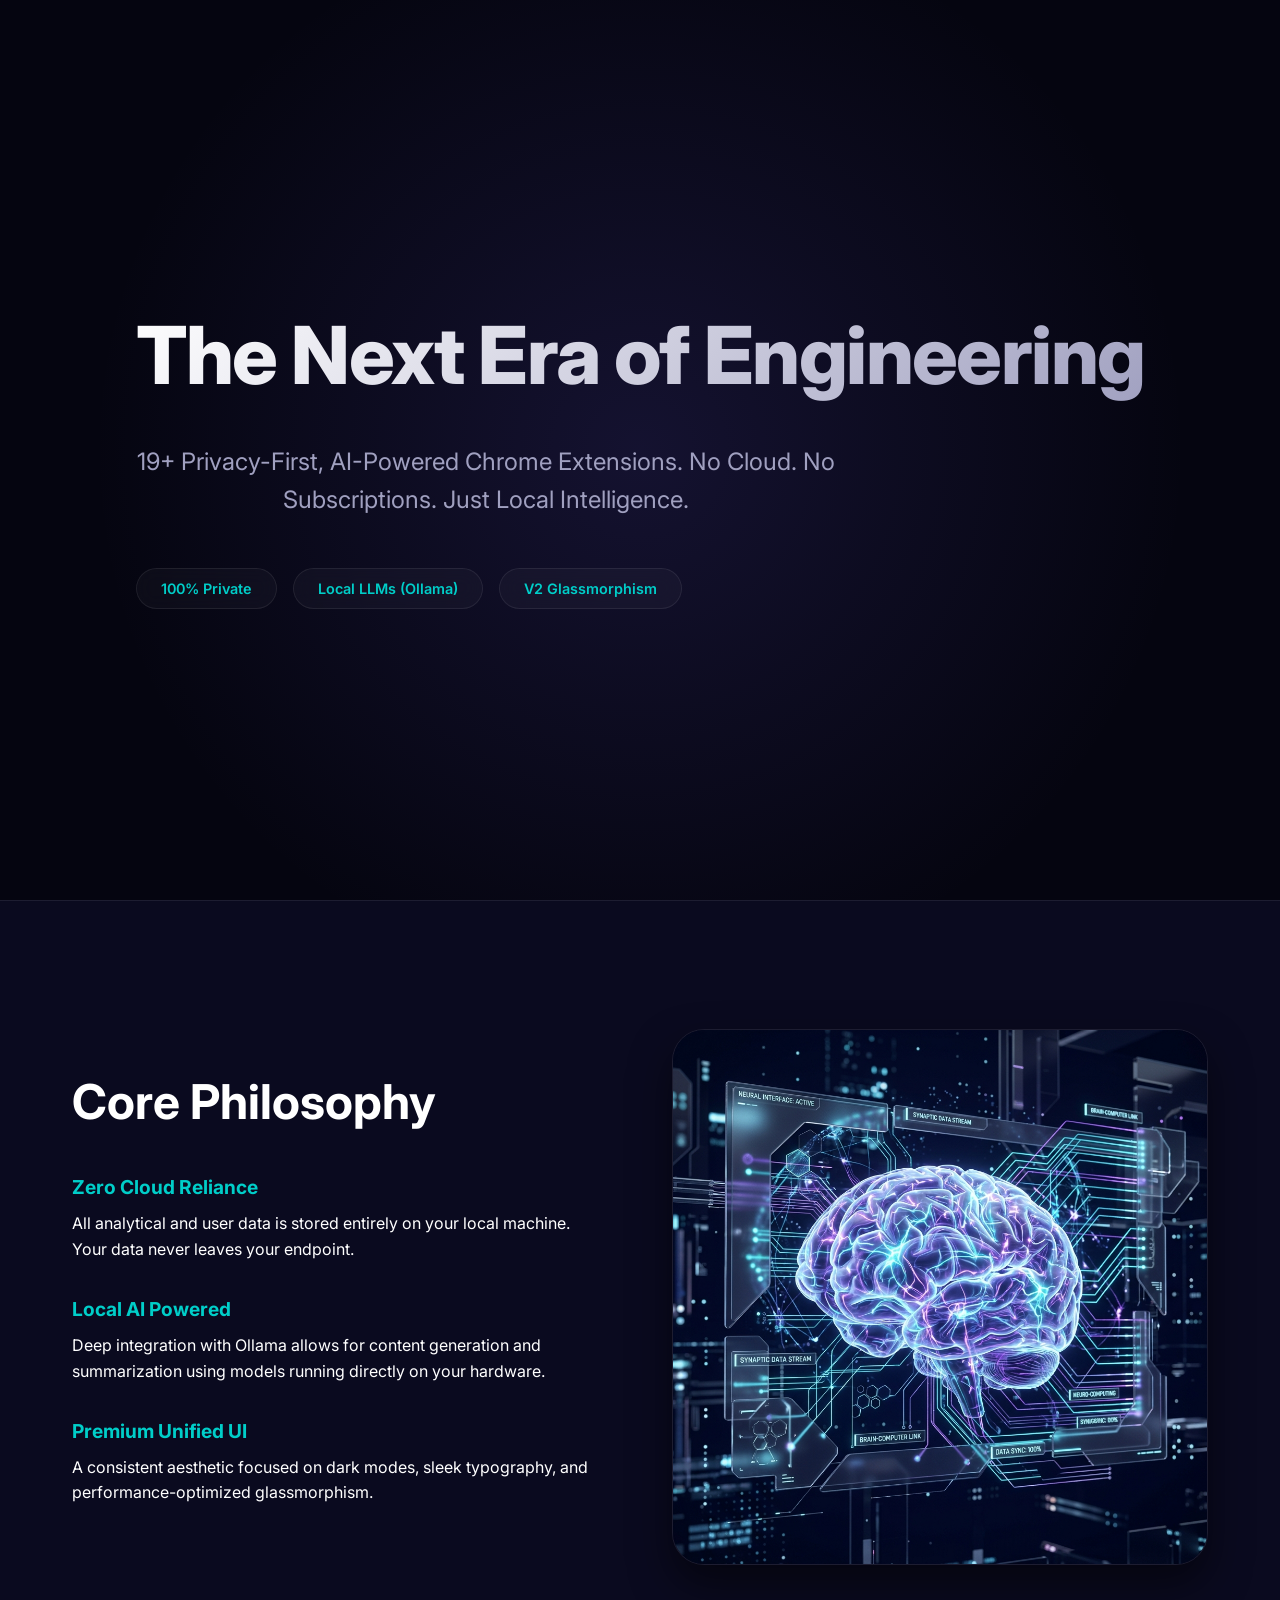
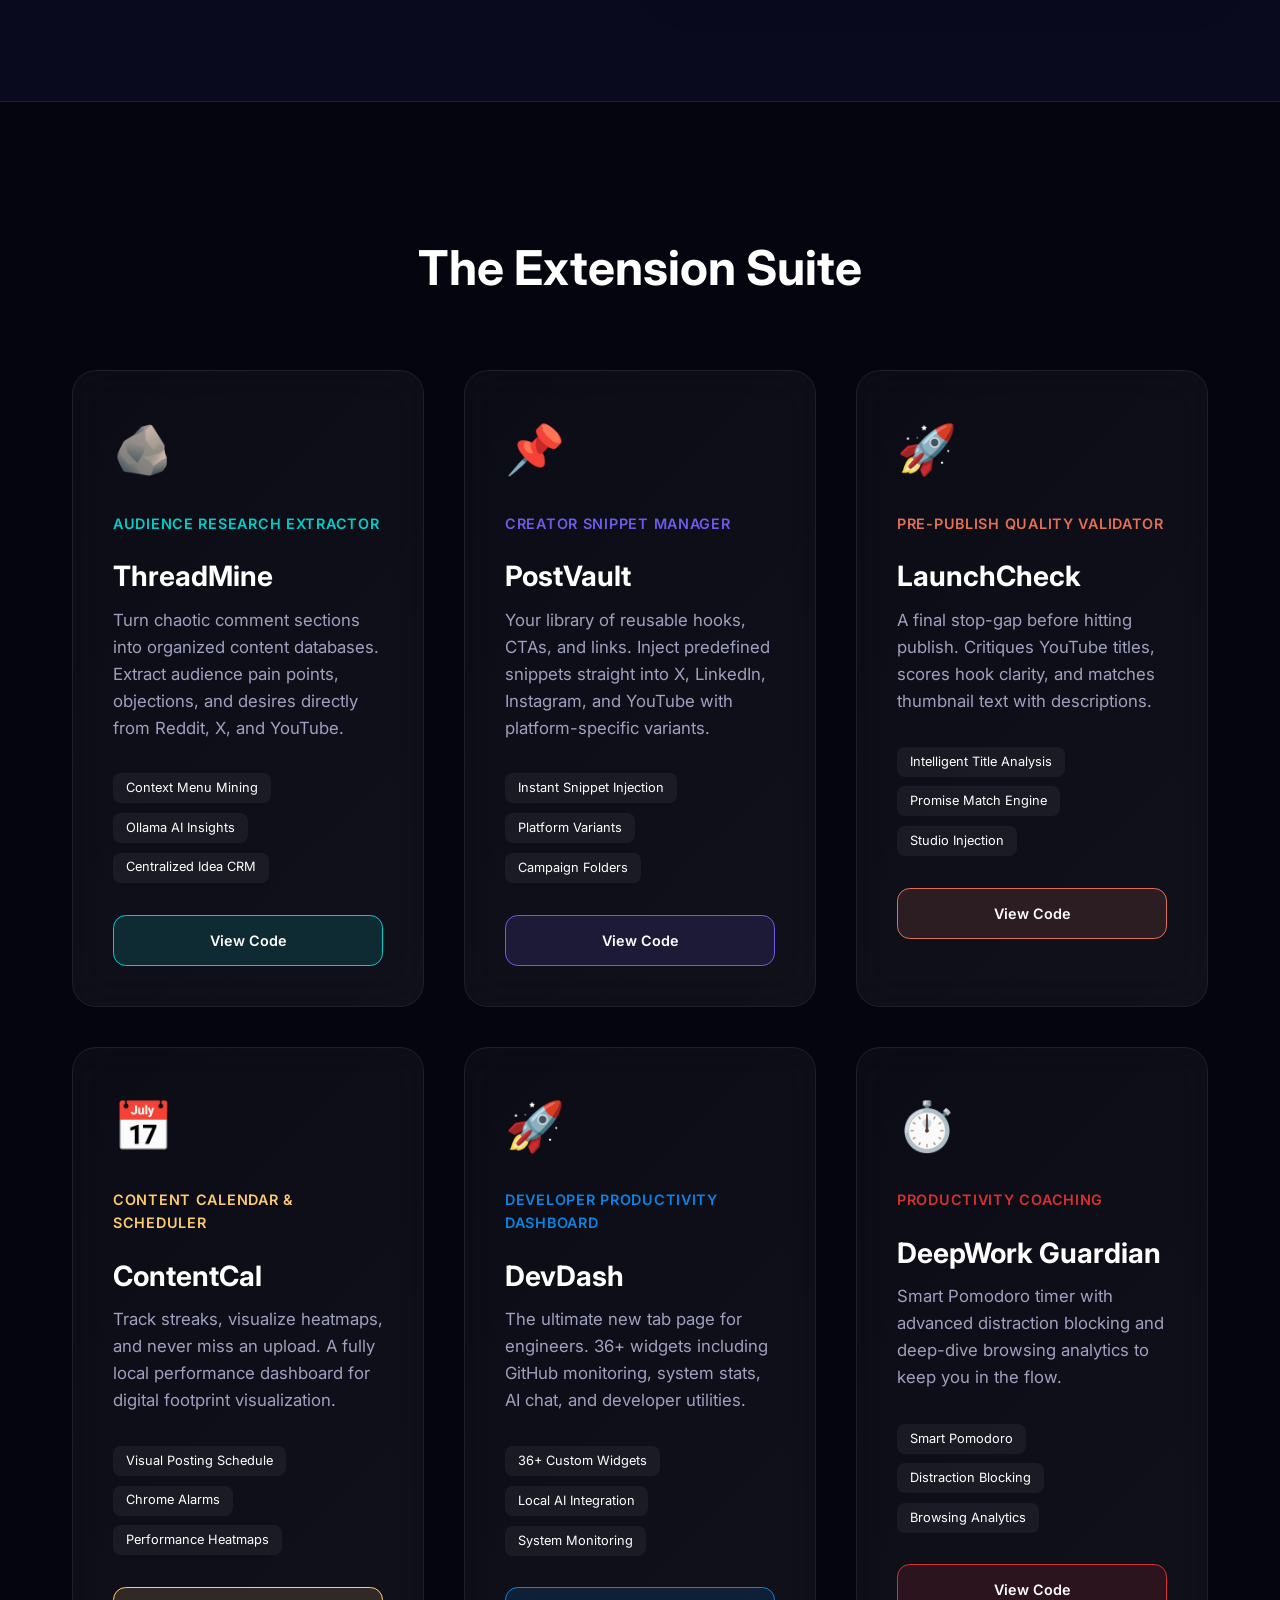
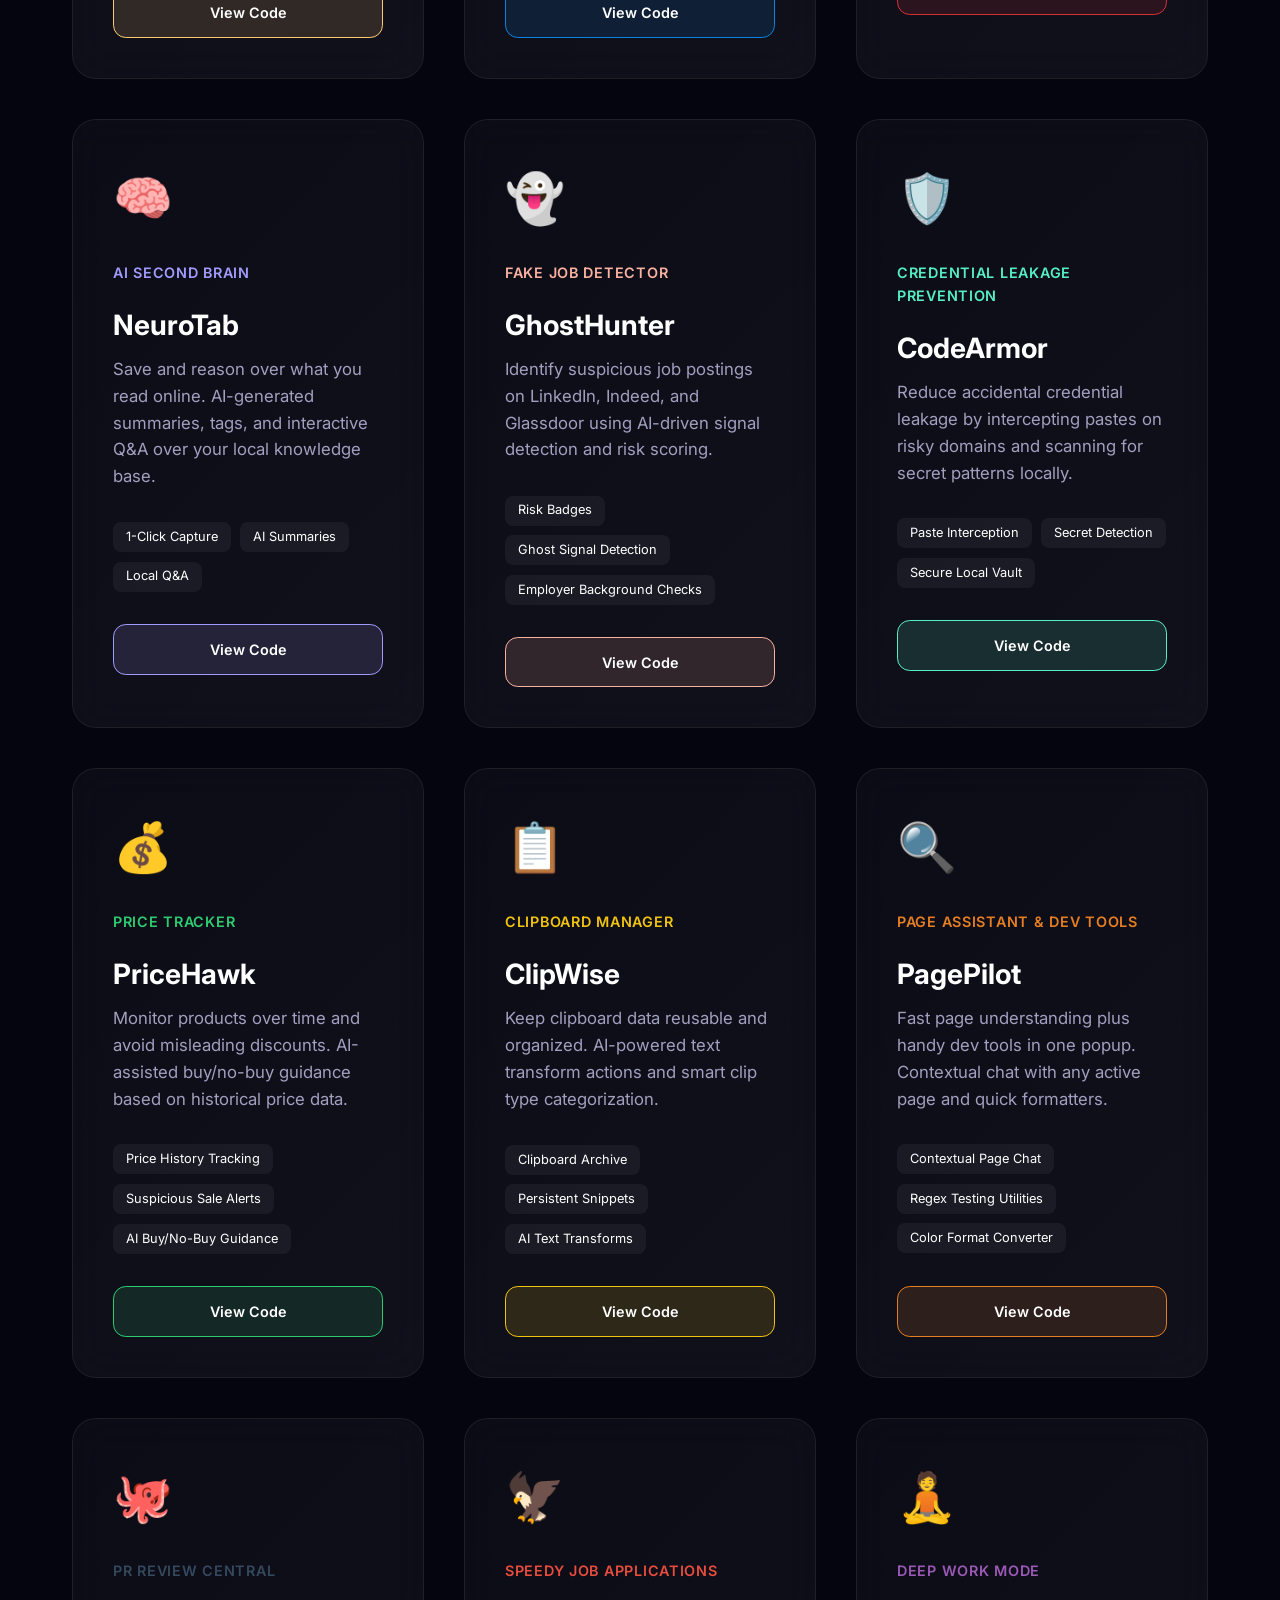
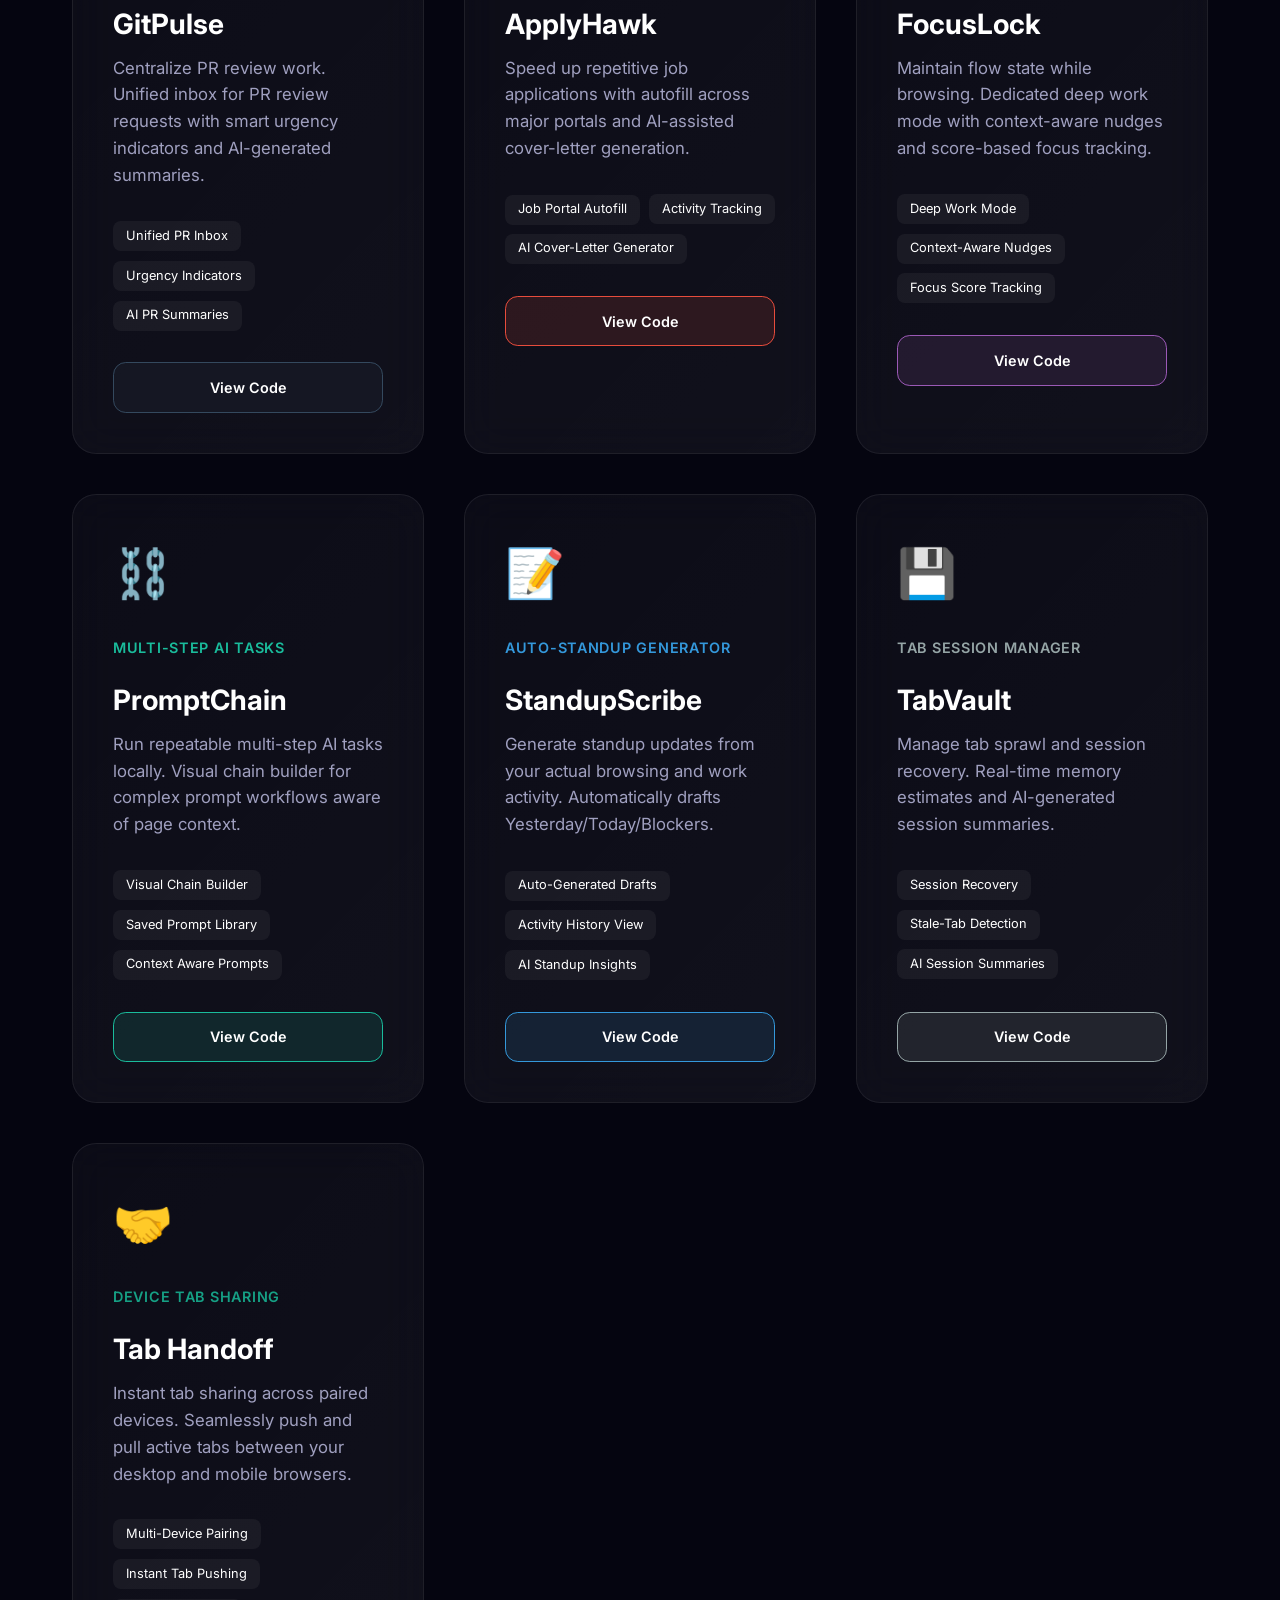
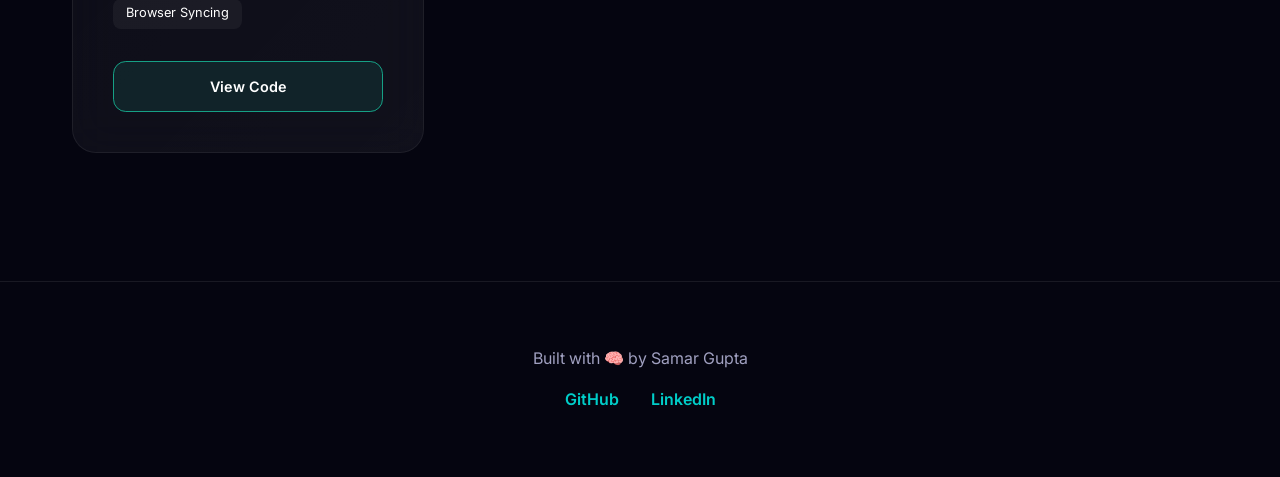
<file: portfolio-site/index.html>
<!DOCTYPE html>
<html lang="en">
<head>
    <meta charset="UTF-8">
    <meta name="viewport" content="width=device-width, initial-scale=1.0">
    <title>Samar Gupta | Next Era Extensions</title>
    <link rel="stylesheet" href="style.css">
    <link rel="preconnect" href="https://fonts.googleapis.com">
    <link rel="preconnect" href="https://fonts.gstatic.com" crossorigin>
    <link href="https://fonts.googleapis.com/css2?family=Inter:wght@400;600;800&display=swap" rel="stylesheet">
    <meta name="description" content="Portfolio of Samar Gupta - Creator of 15+ privacy-first, local AI-powered Chrome extensions.">
</head>
<body>

    <section class="hero">
        <div class="container">
            <h1>The Next Era of Engineering</h1>
            <p>19+ Privacy-First, AI-Powered Chrome Extensions. No Cloud. No Subscriptions. Just Local Intelligence.</p>
            <div class="hero-badges">
                <span class="badge">100% Private</span>
                <span class="badge">Local LLMs (Ollama)</span>
                <span class="badge">V2 Glassmorphism</span>
            </div>
        </div>
    </section>

    <section class="philosophy">
        <div class="container">
            <div class="phi-content">
                <div class="phi-text">
                    <h2>Core Philosophy</h2>
                    <div class="phi-item">
                        <h4>Zero Cloud Reliance</h4>
                        <p>All analytical and user data is stored entirely on your local machine. Your data never leaves your endpoint.</p>
                    </div>
                    <div class="phi-item">
                        <h4>Local AI Powered</h4>
                        <p>Deep integration with Ollama allows for content generation and summarization using models running directly on your hardware.</p>
                    </div>
                    <div class="phi-item">
                        <h4>Premium Unified UI</h4>
                        <p>A consistent aesthetic focused on dark modes, sleek typography, and performance-optimized glassmorphism.</p>
                    </div>
                </div>
                <div class="phi-visual">
                    <img src="assets/hero-visual.png" alt="Neural Interface Visual" style="width: 100%; border-radius: 2rem; box-shadow: 0 20px 40px rgba(0,0,0,0.5); border: 1px solid var(--glass-border);">
                </div>
            </div>
        </div>
    </section>

    <section id="projects">
        <div class="container">
            <h2 class="section-title">The Extension Suite</h2>
            <div class="project-grid" id="projectGrid">
                <!-- Projects will be injected here by script.js -->
            </div>
        </div>
    </section>

    <footer style="padding: 4rem 0; border-top: 1px solid var(--glass-border); text-align: center;">
        <div class="container">
            <p style="color: var(--text-secondary);">Built with 🧠 by Samar Gupta</p>
            <div style="margin-top: 1rem; display: flex; justify-content: center; gap: 2rem;">
                <a href="https://github.com/samargupta096" style="color: var(--accent-cyan); text-decoration: none; font-weight: 600;">GitHub</a>
                <a href="#" style="color: var(--accent-cyan); text-decoration: none; font-weight: 600;">LinkedIn</a>
            </div>
        </div>
    </footer>

    <script type="module" src="js/script.js"></script>
</body>
</html>
</file>
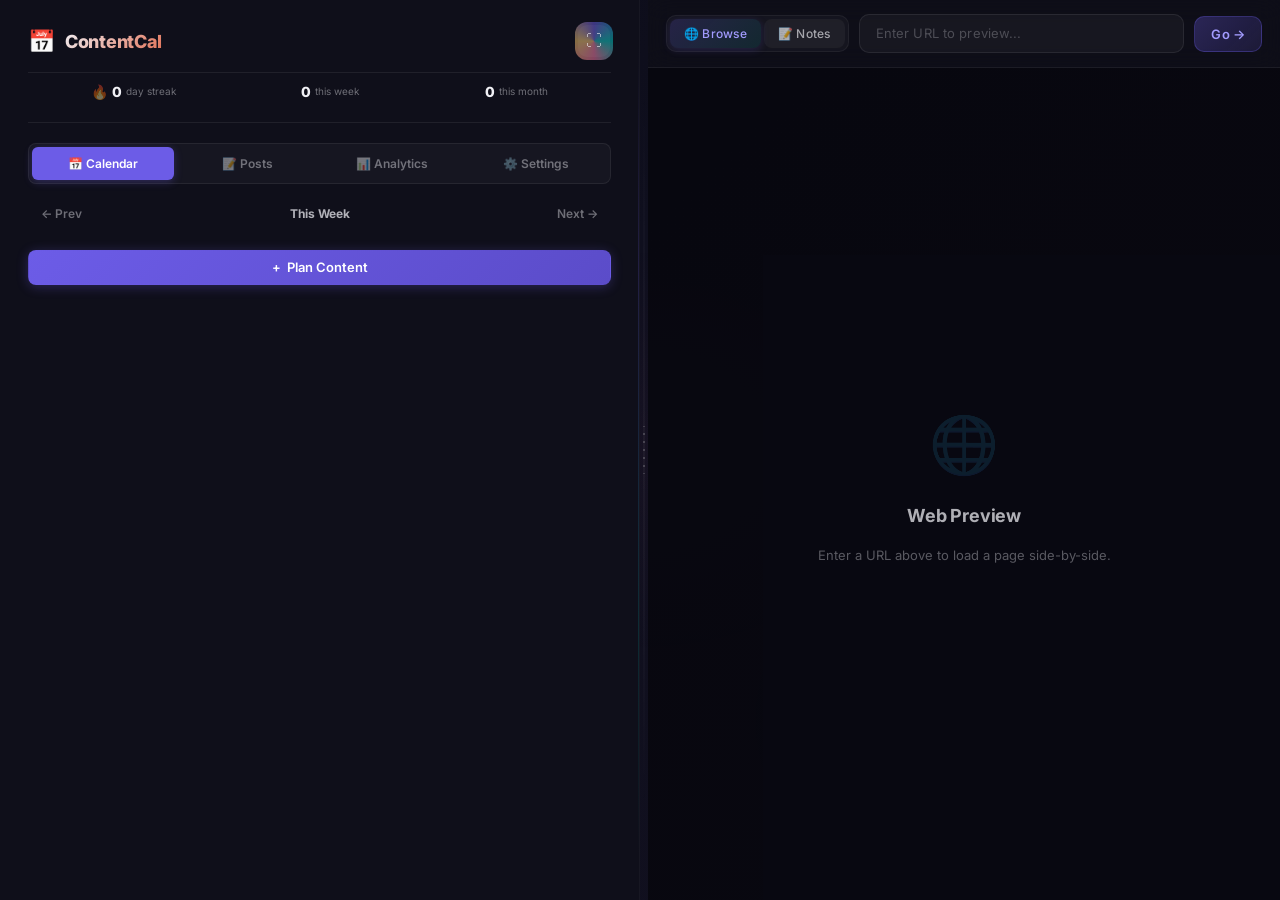
<file: contentcal/fullpage.html>
<!DOCTYPE html>
<html lang="en" class="split-mode">
<head>
  <meta charset="UTF-8">
  <meta name="viewport" content="width=device-width, initial-scale=1.0">
  <title>ContentCal — Full View</title>
  <link rel="stylesheet" href="shared/ui-components.css">
  <link rel="stylesheet" href="popup/contentcal.css">
  <link rel="stylesheet" href="shared/split-screen.css">
</head>
<body>
  <div class="split-container">
    <div class="split-left">
      <div class="popup-container">
        <div class="header">
          <div class="header-top">
            <div class="header-title">
              <span style="font-size: 22px;">📅</span>
              <h1>ContentCal</h1>
            </div>
            <div class="header-utils">
              <button id="expandBtn" class="expand-btn" title="Open in full tab">⛶</button>
            </div>
          </div>
          <!-- Streak & Stats Bar -->
          <div class="streak-bar">
            <div class="streak-item">
              <span class="streak-flame">🔥</span>
              <span class="streak-value" id="streak-value">0</span>
              <span class="streak-label">day streak</span>
            </div>
            <div class="streak-item">
              <span class="streak-value" id="week-count">0</span>
              <span class="streak-label">this week</span>
            </div>
            <div class="streak-item">
              <span class="streak-value" id="month-count">0</span>
              <span class="streak-label">this month</span>
            </div>
          </div>
        </div>

        <!-- Tabs -->
        <div class="tabs">
          <button class="tab active" data-tab="calendar">📅 Calendar</button>
          <button class="tab" data-tab="posts">📝 Posts</button>
          <button class="tab" data-tab="analytics">📊 Analytics</button>
          <button class="tab" data-tab="settings">⚙️ Settings</button>
        </div>

        <!-- Calendar Tab -->
        <div class="tab-content active" id="tab-calendar">
          <!-- Week Navigator -->
          <div class="week-nav">
            <button class="btn btn-ghost btn-sm" id="btn-prev-week">← Prev</button>
            <span class="week-label" id="week-label">This Week</span>
            <button class="btn btn-ghost btn-sm" id="btn-next-week">Next →</button>
          </div>

          <!-- Week Grid -->
          <div class="week-grid" id="week-grid">
            <!-- Days rendered by JS -->
          </div>

          <!-- Quick Add -->
          <button class="btn btn-primary" id="btn-quick-add" style="width:100%; margin-top:12px;">
            <span>+</span> Plan Content
          </button>
        </div>

        <!-- Posts Tab -->
        <div class="tab-content" id="tab-posts" style="display:none;">
          <!-- Filter Row -->
          <div class="filter-row">
            <select class="input filter-select" id="filter-status">
              <option value="all">All Status</option>
              <option value="idea">💡 Idea</option>
              <option value="drafting">✏️ Drafting</option>
              <option value="scheduled">📅 Scheduled</option>
              <option value="published">✅ Published</option>
            </select>
            <select class="input filter-select" id="filter-platform">
              <option value="all">All Platforms</option>
              <option value="youtube">▶️ YouTube</option>
              <option value="x">𝕏 X / Twitter</option>
              <option value="linkedin">🔵 LinkedIn</option>
              <option value="instagram">📸 Instagram</option>
              <option value="threads">🧵 Threads</option>
              <option value="other">📄 Other</option>
            </select>
          </div>

          <!-- Post List -->
          <div class="post-list" id="post-list">
            <div class="empty-state">
              <div class="empty-state-icon">📅</div>
              <div class="empty-state-title">No content planned</div>
              <div class="empty-state-text">Hit "+ Plan Content" to get started.</div>
            </div>
          </div>
        </div>

        <!-- Analytics Tab -->
        <div class="tab-content" id="tab-analytics" style="display:none;">
          <div class="analytics-grid">
            <div class="stat-card card">
              <div class="stat-value" id="stat-total-posts">0</div>
              <div class="stat-label">Total Posts</div>
            </div>
            <div class="stat-card card">
              <div class="stat-value" id="stat-published">0</div>
              <div class="stat-label">Published</div>
            </div>
            <div class="stat-card card">
              <div class="stat-value" id="stat-completion">0%</div>
              <div class="stat-label">Completion</div>
            </div>
            <div class="stat-card card">
              <div class="stat-value" id="stat-best-platform">—</div>
              <div class="stat-label">Top Platform</div>
            </div>
          </div>

          <!-- Platform Breakdown -->
          <div class="card" style="margin-top:12px;">
            <div class="card-title" style="margin-bottom:10px;">Platform Breakdown</div>
            <div class="platform-breakdown" id="platform-breakdown">
              <!-- Rendered by JS -->
            </div>
          </div>

          <!-- Posting Heatmap -->
          <div class="card" style="margin-top:12px;">
            <div class="card-title" style="margin-bottom:10px;">Publishing Activity (Last 4 Weeks)</div>
            <div class="heatmap" id="heatmap">
              <!-- Rendered by JS -->
            </div>
          </div>
        </div>

        <!-- Settings Tab -->
        <div class="tab-content" id="tab-settings" style="display:none;">
          <div class="settings-section card">
            <div class="card-title" style="margin-bottom:12px;">📦 Data Management</div>
            <div class="settings-row">
              <button class="btn btn-secondary btn-sm" id="btn-export" style="flex:1;">📤 Export</button>
              <button class="btn btn-secondary btn-sm" id="btn-import" style="flex:1;">📥 Import</button>
            </div>
            <input type="file" id="import-file" accept=".json" style="display:none;">
          </div>
          <div class="settings-section card" style="margin-top:8px;">
            <div class="card-title" style="margin-bottom:8px; color:var(--accent-red);">⚠️ Danger Zone</div>
            <button class="btn btn-danger btn-sm" id="btn-clear-all">Clear All Data</button>
          </div>
        </div>
      </div>
    </div>
    <div class="split-divider"></div>
    <div class="split-right">
      <div class="split-toolbar">
        <div class="split-tab-group"><button class="split-btn active" data-split-tab="browse">🌐 Browse</button><button class="split-btn" data-split-tab="notes">📝 Notes</button></div>
        <input type="text" class="url-bar" placeholder="Enter URL to preview..." value="">
        <button class="split-btn" id="splitGoBtn">Go →</button>
      </div>
      <div class="split-iframe-wrap">
        <div class="split-empty"><div class="split-empty-icon">🌐</div><div class="split-empty-title">Web Preview</div><div class="split-empty-text">Enter a URL above to load a page side-by-side.</div></div>
        <iframe id="splitIframe" style="display:none;" sandbox="allow-scripts allow-same-origin allow-forms allow-popups"></iframe>
      </div>
      <div class="split-notes"><div class="split-notes-header"><span class="split-notes-title">Scratch Notes</span></div><textarea id="splitNotes" placeholder="Quick notes while you work..."></textarea></div>
    </div>
  </div>

  <!-- Add/Edit Post Modal (must be outside split-left to overlay full screen if needed, but we keep it inside for relative scaling) -->
  <div class="modal-overlay" id="post-modal" style="display:none;">
    <div class="modal card">
      <div class="modal-header">
        <span class="card-title" id="modal-title">Plan Content</span>
        <button class="btn btn-ghost btn-sm" id="btn-close-modal">✕</button>
      </div>
      <div class="modal-body">
        <input type="text" class="input" id="post-title-input" placeholder="Content title or topic..." style="margin-bottom:8px;">
        <div class="modal-row">
          <select class="input" id="post-platform-input" style="flex:1;">
            <option value="youtube">▶️ YouTube</option>
            <option value="x">𝕏 X / Twitter</option>
            <option value="linkedin">🔵 LinkedIn</option>
            <option value="instagram">📸 Instagram</option>
            <option value="threads">🧵 Threads</option>
            <option value="other">📄 Other</option>
          </select>
          <select class="input" id="post-status-input" style="flex:1;">
            <option value="idea">💡 Idea</option>
            <option value="drafting">✏️ Drafting</option>
            <option value="scheduled">📅 Scheduled</option>
            <option value="published">✅ Published</option>
          </select>
        </div>
        <input type="datetime-local" class="input" id="post-date-input" style="margin-top:8px;">
        <textarea class="input" id="post-notes-input" placeholder="Notes, hook ideas, links..." rows="3" style="margin-top:8px;"></textarea>

        <!-- Performance -->
        <div class="perf-section" id="perf-section" style="display:none;">
          <div class="card-title" style="margin:12px 0 8px; font-size:11px;">📊 Performance Notes</div>
          <div class="modal-row">
            <input type="text" class="input" id="post-views" placeholder="Views" style="flex:1;">
            <input type="text" class="input" id="post-engagement" placeholder="Engagement" style="flex:1;">
          </div>
          <input type="text" class="input" id="post-takeaway" placeholder="Key takeaway for next time..." style="margin-top:8px;">
        </div>
      </div>
      <div class="modal-footer">
        <button class="btn btn-secondary btn-sm" id="btn-delete-post" style="display:none;">🗑️ Delete</button>
        <div style="flex:1;"></div>
        <button class="btn btn-secondary btn-sm" id="btn-cancel-modal">Cancel</button>
        <button class="btn btn-primary btn-sm" id="btn-save-post">Save</button>
      </div>
    </div>
  </div>

  <script src="shared/storage-utils.js"></script>
  <script src="popup/contentcal.js"></script>
  <script src="shared/split-screen.js"></script>
</body>
</html>
</file>
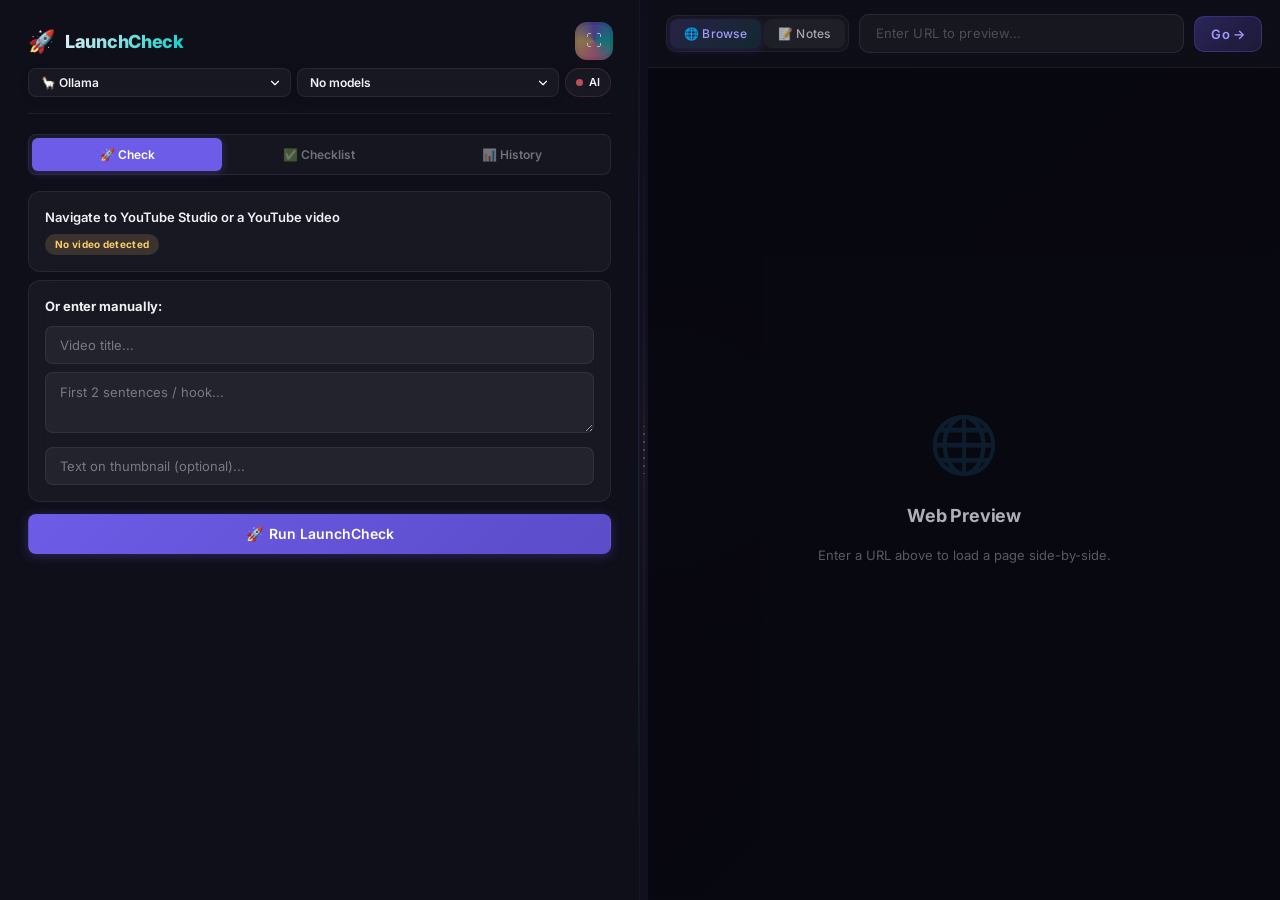
<file: launchcheck/fullpage.html>
<!DOCTYPE html>
<html lang="en" class="split-mode">
<head>
  <meta charset="UTF-8">
  <meta name="viewport" content="width=device-width, initial-scale=1.0">
  <title>LaunchCheck — Full View</title>
  <link rel="stylesheet" href="shared/ui-components.css">
  <link rel="stylesheet" href="popup/launchcheck.css">
  <link rel="stylesheet" href="shared/split-screen.css">
</head>
<body>
  <div class="split-container">
    <div class="split-left">
      <div class="popup-container">
        <div class="header">
          <div class="header-top">
            <div class="header-title"><span style="font-size:22px;">🚀</span><h1>LaunchCheck</h1></div>
            <div class="header-utils"><button id="expandBtn" class="expand-btn" title="Open in full tab">⛶</button></div>
          </div>
          <div class="header-ai-row">
            <select class="model-select" id="provider-select"><option value="ollama">🦙 Ollama</option><option value="openai">🤖 OpenAI</option><option value="anthropic">🧠 Anthropic</option><option value="cursor">📐 Cursor</option></select>
            <select class="model-select" id="model-select"><option value="">Loading...</option></select>
            <button class="btn btn-ghost btn-icon" id="btn-api-key" title="Set API Key" style="font-size:14px;display:none;">🔑</button>
            <div class="ollama-status disconnected" id="ai-status"><span class="status-dot offline"></span><span>AI</span></div>
          </div>
          <div class="api-key-input-wrap" id="api-key-wrap" style="display:none;">
            <input type="password" class="input" id="api-key-input" placeholder="Paste API key…" style="padding:6px 10px;font-size:11px;">
            <button class="btn btn-primary btn-sm" id="btn-save-key" style="padding:6px 12px;font-size:11px;">Save</button>
          </div>
        </div>
        <div class="tabs">
          <button class="tab active" data-tab="check">🚀 Check</button>
          <button class="tab" data-tab="checklist">✅ Checklist</button>
          <button class="tab" data-tab="history">📊 History</button>
        </div>
        <div class="tab-content active" id="tab-check">
          <div class="video-info card" id="video-info"><div class="video-title" id="video-title">Navigate to YouTube Studio or a YouTube video</div><div class="video-source" id="video-source"><span class="badge badge-yellow">No video detected</span></div></div>
          <div class="manual-input card" id="manual-input"><div class="card-title" style="margin-bottom:10px;">Or enter manually:</div><input type="text" class="input" id="input-title" placeholder="Video title..." style="margin-bottom:8px;"><textarea class="input" id="input-description" placeholder="First 2 sentences / hook..." rows="2" style="margin-bottom:8px;"></textarea><input type="text" class="input" id="input-thumb-text" placeholder="Text on thumbnail (optional)..."></div>
          <button class="btn btn-primary btn-lg" id="btn-check" style="width:100%;margin:12px 0;"><span>🚀</span><span id="check-text">Run LaunchCheck</span></button>
          <div class="loading-state" id="loading-state" style="display:none;"><div class="spinner"></div><p class="loading-text">Analyzing packaging...</p><p class="loading-sub">Checking title · thumbnail · hook alignment</p></div>
          <div class="results-container" id="results-container" style="display:none;">
            <div class="score-hero"><div class="score-ring" id="score-ring"><svg viewBox="0 0 120 120"><circle class="score-bg" cx="60" cy="60" r="50"/><circle class="score-fill" id="score-circle" cx="60" cy="60" r="50"/></svg><div class="score-value" id="score-value">--</div><div class="score-label">Promise Match</div></div><div class="score-grade" id="score-grade">--</div></div>
            <div class="score-reasoning" id="score-reasoning"></div>
            <div class="risk-banner card" id="risk-banner" style="display:none;"><span class="risk-icon">⚠️</span><span class="risk-text" id="risk-text"></span></div>
            <div class="result-card card" id="section-hook"><div class="card-header"><span class="card-title">🎣 Hook Clarity</span><span class="badge badge-purple" id="hook-score">--</span></div><div class="issues-list" id="hook-issues"></div><div class="suggestion-box" id="hook-suggestion"></div></div>
            <div class="result-card card" id="section-titles"><div class="card-header"><span class="card-title">✏️ Title Rewrites</span><span class="badge badge-cyan" id="title-score">--</span></div><div class="issues-list" id="title-issues"></div><div class="rewrites-list" id="title-rewrites"></div></div>
            <div class="result-card card" id="section-thumb"><div class="card-header"><span class="card-title">🖼️ Thumbnail Feedback</span><span class="badge" id="thumb-readability">--</span></div><div class="issues-list" id="thumb-issues"></div><div class="suggestions-list" id="thumb-suggestions"></div></div>
            <div class="result-actions"><button class="btn btn-secondary btn-sm" id="btn-copy-report">📋 Copy Report</button><button class="btn btn-primary btn-sm" id="btn-save-check">💾 Save</button><button class="btn btn-secondary btn-sm" id="btn-recheck">🔄 Re-check</button></div>
          </div>
          <div class="error-state" id="error-state" style="display:none;"><div class="empty-state"><div class="empty-state-icon">⚠️</div><div class="empty-state-title" id="error-title">Check Failed</div><div class="empty-state-text" id="error-text">Something went wrong.</div><button class="btn btn-secondary btn-sm" id="btn-retry" style="margin-top:12px;">Retry</button></div></div>
        </div>
        <div class="tab-content" id="tab-checklist" style="display:none;">
          <div class="checklist-container" id="checklist-container">
            <div class="checklist-item" data-check="title_length"><span class="check-icon" id="check-title-length">⬜</span><div class="check-info"><div class="check-label">Title under 60 characters</div><div class="check-detail" id="detail-title-length">Prevents truncation on mobile</div></div></div>
            <div class="checklist-item" data-check="curiosity"><span class="check-icon" id="check-curiosity">⬜</span><div class="check-info"><div class="check-label">Title has curiosity gap</div><div class="check-detail">Makes viewers want to find out more</div></div></div>
            <div class="checklist-item" data-check="description_keywords"><span class="check-icon" id="check-desc-keywords">⬜</span><div class="check-info"><div class="check-label">Description has keywords</div><div class="check-detail">First 150 chars should include primary keyword</div></div></div>
            <div class="checklist-item" data-check="thumb_text"><span class="check-icon" id="check-thumb-text">⬜</span><div class="check-info"><div class="check-label">Thumbnail text ≤ 3 words</div><div class="check-detail">Readable at small sizes on mobile</div></div></div>
            <div class="checklist-item" data-check="alignment"><span class="check-icon" id="check-alignment">⬜</span><div class="check-info"><div class="check-label">Title & thumbnail aligned</div><div class="check-detail">Both tell the same story / promise</div></div></div>
            <div class="checklist-item manual-check" data-check="end_screen"><span class="check-icon clickable" id="check-end-screen">⬜</span><div class="check-info"><div class="check-label">End screen added</div><div class="check-detail">Click to toggle</div></div></div>
            <div class="checklist-item manual-check" data-check="cards"><span class="check-icon clickable" id="check-cards">⬜</span><div class="check-info"><div class="check-label">Cards placed</div><div class="check-detail">Click to toggle</div></div></div>
            <div class="checklist-item manual-check" data-check="pinned_comment"><span class="check-icon clickable" id="check-pinned">⬜</span><div class="check-info"><div class="check-label">Pinned comment drafted</div><div class="check-detail">Click to toggle</div></div></div>
            <div class="checklist-item manual-check" data-check="timestamps"><span class="check-icon clickable" id="check-timestamps">⬜</span><div class="check-info"><div class="check-label">Description has timestamps</div><div class="check-detail">Click to toggle</div></div></div>
          </div>
          <div class="checklist-score" id="checklist-score"><span class="checklist-score-value" id="checklist-score-value">0/9</span><span class="checklist-score-label">items checked</span></div>
        </div>
        <div class="tab-content" id="tab-history" style="display:none;">
          <div class="history-list" id="history-list"><div class="empty-state"><div class="empty-state-icon">📊</div><div class="empty-state-title">No checks yet</div><div class="empty-state-text">Run a LaunchCheck to see your history here.</div></div></div>
        </div>
      </div>
    </div>
    <div class="split-divider"></div>
    <div class="split-right">
      <div class="split-toolbar">
        <div class="split-tab-group"><button class="split-btn active" data-split-tab="browse">🌐 Browse</button><button class="split-btn" data-split-tab="notes">📝 Notes</button></div>
        <input type="text" class="url-bar" placeholder="Enter URL to preview..." value="">
        <button class="split-btn" id="splitGoBtn">Go →</button>
      </div>
      <div class="split-iframe-wrap">
        <div class="split-empty"><div class="split-empty-icon">🌐</div><div class="split-empty-title">Web Preview</div><div class="split-empty-text">Enter a URL above to load a page side-by-side.</div></div>
        <iframe id="splitIframe" style="display:none;" sandbox="allow-scripts allow-same-origin allow-forms allow-popups"></iframe>
      </div>
      <div class="split-notes"><div class="split-notes-header"><span class="split-notes-title">Scratch Notes</span></div><textarea id="splitNotes" placeholder="Quick notes while you work..."></textarea></div>
    </div>
  </div>
  <script src="shared/ollama-client.js"></script>
  <script src="shared/ai-client.js"></script>
  <script src="shared/storage-utils.js"></script>
  <script src="popup/launchcheck.js"></script>
  <script src="shared/split-screen.js"></script>
</body>
</html>
</file>
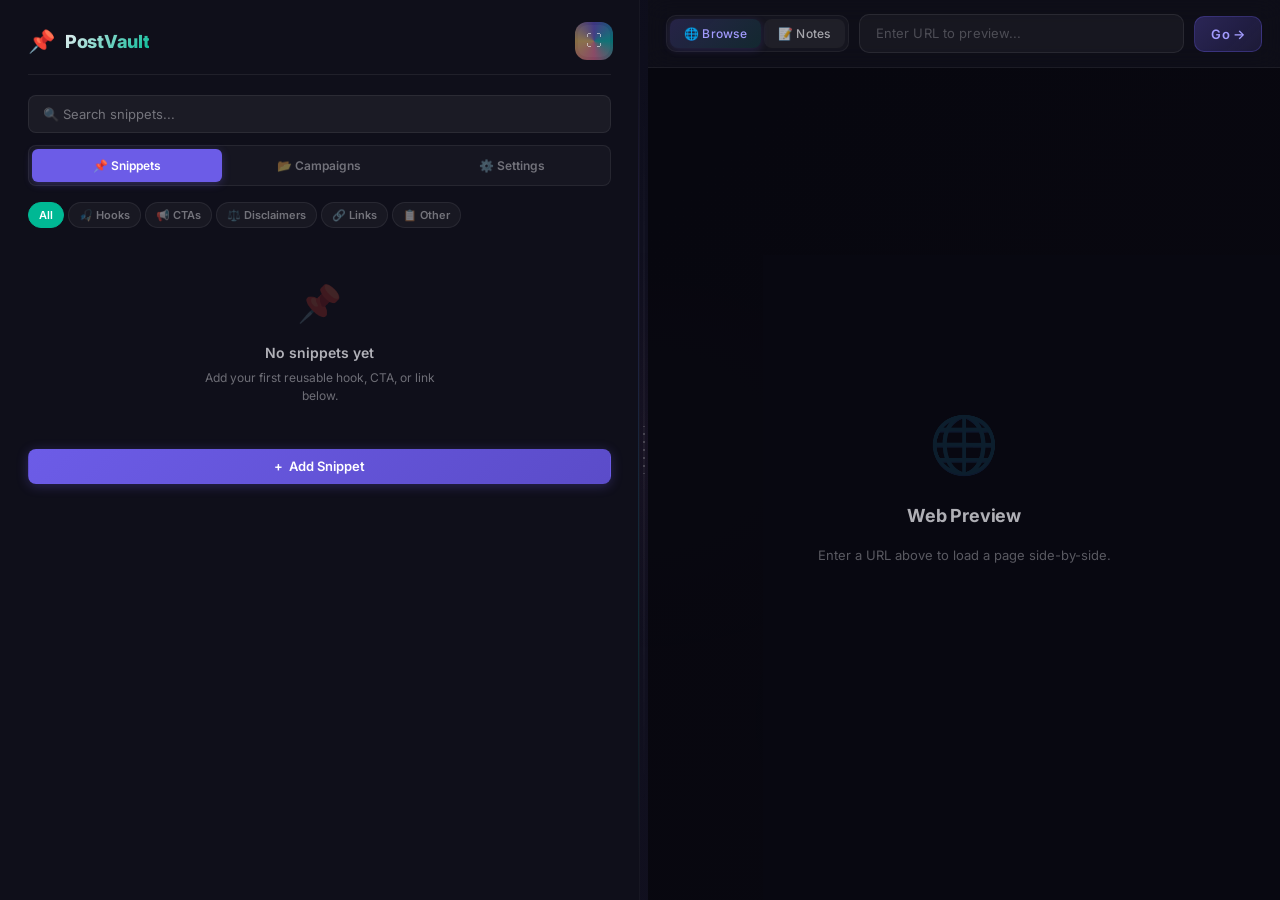
<file: postvault/fullpage.html>
<!DOCTYPE html>
<html lang="en" class="split-mode">
<head>
  <meta charset="UTF-8">
  <meta name="viewport" content="width=device-width, initial-scale=1.0">
  <title>PostVault — Full View</title>
  <link rel="stylesheet" href="shared/ui-components.css">
  <link rel="stylesheet" href="popup/postvault.css">
  <link rel="stylesheet" href="shared/split-screen.css">
</head>
<body>
  <div class="split-container">
    <div class="split-left">
      <div class="popup-container">
        <div class="header">
          <div class="header-top">
            <div class="header-title"><span style="font-size:22px;">📌</span><h1>PostVault</h1></div>
            <div class="header-utils"><button id="expandBtn" class="expand-btn" title="Open in full tab">⛶</button></div>
          </div>
        </div>

        <!-- Search -->
        <div class="search-bar">
          <input type="text" class="input" id="search-input" placeholder="🔍 Search snippets...">
        </div>

        <!-- Tabs -->
        <div class="tabs">
          <button class="tab active" data-tab="snippets">📌 Snippets</button>
          <button class="tab" data-tab="campaigns">📂 Campaigns</button>
          <button class="tab" data-tab="settings">⚙️ Settings</button>
        </div>

        <!-- Snippets Tab -->
        <div class="tab-content active" id="tab-snippets">
          <div class="category-filter" id="category-filter">
            <button class="cat-btn active" data-cat="all">All</button>
            <button class="cat-btn" data-cat="hooks">🎣 Hooks</button>
            <button class="cat-btn" data-cat="ctas">📢 CTAs</button>
            <button class="cat-btn" data-cat="disclaimers">⚖️ Disclaimers</button>
            <button class="cat-btn" data-cat="links">🔗 Links</button>
            <button class="cat-btn" data-cat="uncategorized">📋 Other</button>
          </div>

          <div class="snippet-list" id="snippet-list">
            <div class="empty-state">
              <div class="empty-state-icon">📌</div>
              <div class="empty-state-title">No snippets yet</div>
              <div class="empty-state-text">Add your first reusable hook, CTA, or link below.</div>
            </div>
          </div>

          <div class="add-snippet-area">
            <button class="btn btn-primary" id="btn-add-snippet" style="width:100%;">
              <span>+</span> Add Snippet
            </button>
          </div>

          <div class="add-form card" id="add-form" style="display:none;">
            <div class="card-title" style="margin-bottom:10px;">New Snippet</div>
            <textarea class="input" id="new-snippet-text" placeholder="Your reusable text..." rows="3" style="margin-bottom:8px;"></textarea>
            <select class="input" id="new-snippet-category" style="margin-bottom:8px;">
              <option value="hooks">🎣 Hook</option>
              <option value="ctas">📢 CTA</option>
              <option value="disclaimers">⚖️ Disclaimer</option>
              <option value="links">🔗 Link</option>
              <option value="uncategorized">📋 Other</option>
            </select>
            <input type="text" class="input" id="new-snippet-tags" placeholder="Tags (comma-separated)..." style="margin-bottom:8px;">

            <div class="variant-section">
              <div class="variant-header">
                <span class="variant-title">Platform Variants (optional)</span>
                <button class="btn btn-ghost btn-sm" id="btn-toggle-variants">+ Add</button>
              </div>
              <div class="variant-fields" id="variant-fields" style="display:none;">
                <div class="variant-row">
                  <span class="variant-label">𝕏</span>
                  <input type="text" class="input variant-input" data-platform="x" placeholder="X / Twitter version...">
                </div>
                <div class="variant-row">
                  <span class="variant-label">🔵</span>
                  <input type="text" class="input variant-input" data-platform="linkedin" placeholder="LinkedIn version...">
                </div>
                <div class="variant-row">
                  <span class="variant-label">📸</span>
                  <input type="text" class="input variant-input" data-platform="instagram" placeholder="Instagram version...">
                </div>
              </div>
            </div>

            <div class="add-form-actions">
              <button class="btn btn-secondary btn-sm" id="btn-cancel-add">Cancel</button>
              <button class="btn btn-primary btn-sm" id="btn-save-snippet">Save Snippet</button>
            </div>
          </div>
        </div>

        <!-- Campaigns Tab -->
        <div class="tab-content" id="tab-campaigns" style="display:none;">
          <div class="campaign-list" id="campaign-list">
            <div class="empty-state">
              <div class="empty-state-icon">📂</div>
              <div class="empty-state-title">No campaigns yet</div>
              <div class="empty-state-text">Group related snippets, links, and notes into campaigns.</div>
            </div>
          </div>
          <button class="btn btn-primary" id="btn-add-campaign" style="width:100%;margin-top:12px;">
            <span>+</span> New Campaign
          </button>
          <div class="add-form card" id="campaign-form" style="display:none;margin-top:12px;">
            <input type="text" class="input" id="new-campaign-name" placeholder="Campaign name..." style="margin-bottom:8px;">
            <textarea class="input" id="new-campaign-notes" placeholder="Campaign notes..." rows="2" style="margin-bottom:8px;"></textarea>
            <input type="text" class="input" id="new-campaign-link" placeholder="Landing page URL (optional)..." style="margin-bottom:8px;">
            <div class="add-form-actions">
              <button class="btn btn-secondary btn-sm" id="btn-cancel-campaign">Cancel</button>
              <button class="btn btn-primary btn-sm" id="btn-save-campaign">Create</button>
            </div>
          </div>
        </div>

        <!-- Settings Tab -->
        <div class="tab-content" id="tab-settings" style="display:none;">
          <div class="settings-section card">
            <div class="card-title" style="margin-bottom:12px;">📦 Data Management</div>
            <div class="settings-row">
              <button class="btn btn-secondary btn-sm" id="btn-export" style="flex:1;">📤 Export JSON</button>
              <button class="btn btn-secondary btn-sm" id="btn-import" style="flex:1;">📥 Import JSON</button>
            </div>
            <input type="file" id="import-file" accept=".json" style="display:none;">
          </div>
          <div class="settings-section card" style="margin-top:8px;">
            <div class="card-title" style="margin-bottom:12px;">📊 Stats</div>
            <div class="grid grid-3">
              <div class="stat-card card">
                <div class="stat-value" id="stat-total">0</div>
                <div class="stat-label">Snippets</div>
              </div>
              <div class="stat-card card">
                <div class="stat-value" id="stat-campaigns">0</div>
                <div class="stat-label">Campaigns</div>
              </div>
              <div class="stat-card card">
                <div class="stat-value" id="stat-pastes">0</div>
                <div class="stat-label">Pastes</div>
              </div>
            </div>
          </div>
          <div class="settings-section card" style="margin-top:8px;">
            <div class="card-title" style="margin-bottom:8px;color:var(--accent-red);">⚠️ Danger Zone</div>
            <button class="btn btn-danger btn-sm" id="btn-clear-all">Clear All Data</button>
          </div>
        </div>
      </div>
    </div>
    <div class="split-divider"></div>
    <div class="split-right">
      <div class="split-toolbar">
        <div class="split-tab-group"><button class="split-btn active" data-split-tab="browse">🌐 Browse</button><button class="split-btn" data-split-tab="notes">📝 Notes</button></div>
        <input type="text" class="url-bar" placeholder="Enter URL to preview..." value="">
        <button class="split-btn" id="splitGoBtn">Go →</button>
      </div>
      <div class="split-iframe-wrap">
        <div class="split-empty"><div class="split-empty-icon">🌐</div><div class="split-empty-title">Web Preview</div><div class="split-empty-text">Enter a URL above to load a page side-by-side.</div></div>
        <iframe id="splitIframe" style="display:none;" sandbox="allow-scripts allow-same-origin allow-forms allow-popups"></iframe>
      </div>
      <div class="split-notes"><div class="split-notes-header"><span class="split-notes-title">Scratch Notes</span></div><textarea id="splitNotes" placeholder="Quick notes while you work..."></textarea></div>
    </div>
  </div>
  <script src="shared/storage-utils.js"></script>
  <script src="popup/postvault.js"></script>
  <script src="shared/split-screen.js"></script>
</body>
</html>
</file>
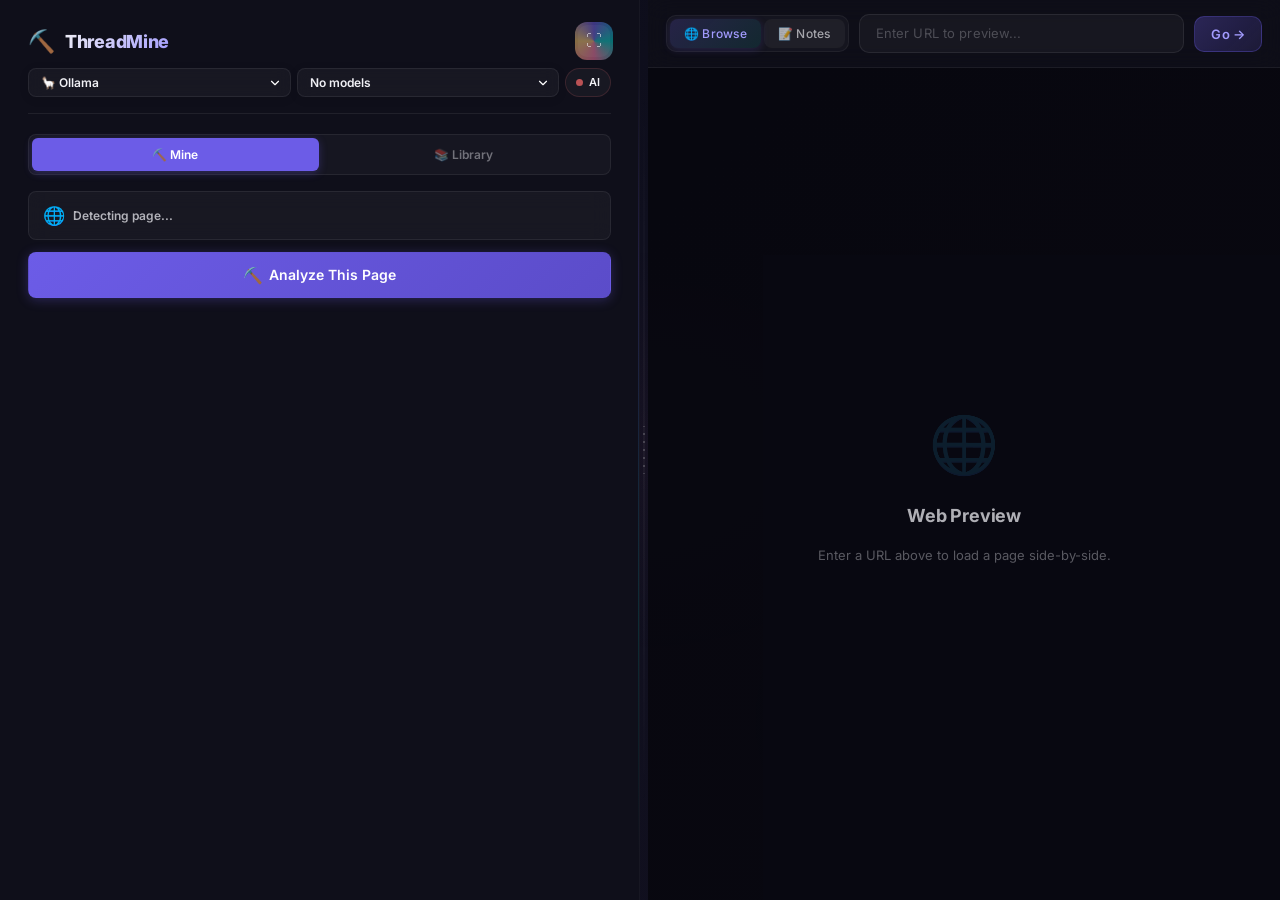
<file: threadmine/fullpage.html>
<!DOCTYPE html>
<html lang="en" class="split-mode">
<head>
  <meta charset="UTF-8">
  <meta name="viewport" content="width=device-width, initial-scale=1.0">
  <title>ThreadMine — Full View</title>
  <link rel="stylesheet" href="shared/ui-components.css">
  <link rel="stylesheet" href="popup/threadmine.css">
  <link rel="stylesheet" href="shared/split-screen.css">
</head>
<body>
  <div class="split-container">
    <!-- Left Panel: Extension UI -->
    <div class="split-left">
      <div class="popup-container">
        <div class="header">
          <div class="header-top">
            <div class="header-title">
              <span style="font-size: 22px;">⛏️</span>
              <h1>ThreadMine</h1>
            </div>
            <div class="header-utils">
              <button id="expandBtn" class="expand-btn" title="Open in full tab">⛶</button>
            </div>
          </div>
          <div class="header-ai-row">
            <select class="model-select" id="provider-select" title="Select AI Provider">
              <option value="ollama">🦙 Ollama</option>
              <option value="openai">🤖 OpenAI</option>
              <option value="anthropic">🧠 Anthropic</option>
              <option value="cursor">📐 Cursor</option>
            </select>
            <select class="model-select" id="model-select" title="Select AI Model">
              <option value="">Loading...</option>
            </select>
            <button class="btn btn-ghost btn-icon" id="btn-api-key" title="Set API Key" style="font-size:14px;display:none;">🔑</button>
            <div class="ollama-status disconnected" id="ai-status">
              <span class="status-dot offline"></span>
              <span>AI</span>
            </div>
          </div>
          <div class="api-key-input-wrap" id="api-key-wrap" style="display:none;">
            <input type="password" class="input" id="api-key-input" placeholder="Paste API key…" style="padding:6px 10px;font-size:11px;">
            <button class="btn btn-primary btn-sm" id="btn-save-key" style="padding:6px 12px;font-size:11px;">Save</button>
          </div>
        </div>

        <div class="tabs">
          <button class="tab active" data-tab="mine">⛏️ Mine</button>
          <button class="tab" data-tab="library">📚 Library</button>
        </div>

        <div class="tab-content active" id="tab-mine">
          <div class="platform-badge" id="platform-badge">
            <span class="platform-icon" id="platform-icon">🌐</span>
            <span class="platform-name" id="platform-name">Detecting page...</span>
            <span class="comment-count badge badge-purple" id="comment-count" style="display:none;">0 comments</span>
          </div>
          <button class="btn btn-primary btn-lg analyze-btn" id="btn-analyze" style="width:100%;margin:12px 0;">
            <span class="analyze-icon">⛏️</span>
            <span id="analyze-text">Analyze This Page</span>
          </button>
          <div class="loading-state" id="loading-state" style="display:none;">
            <div class="spinner"></div>
            <p class="loading-text">Mining audience insights...</p>
            <p class="loading-sub">Analyzing comments for patterns & hooks</p>
          </div>
          <div class="results-container" id="results-container" style="display:none;">
            <div class="result-section" id="section-pain-points">
              <div class="result-header" data-section="pain_points"><span class="result-icon">🔥</span><span class="result-title">Pain Points</span><span class="result-count badge badge-red" id="count-pain-points">0</span><button class="btn btn-ghost btn-sm copy-section" data-section="pain_points" title="Copy">📋</button></div>
              <div class="result-items" id="items-pain-points"></div>
            </div>
            <div class="result-section" id="section-hook-ideas">
              <div class="result-header" data-section="hook_ideas"><span class="result-icon">🎣</span><span class="result-title">Hook Ideas</span><span class="result-count badge badge-purple" id="count-hook-ideas">0</span><button class="btn btn-ghost btn-sm copy-section" data-section="hook_ideas" title="Copy">📋</button></div>
              <div class="result-items" id="items-hook-ideas"></div>
            </div>
            <div class="result-section" id="section-faqs">
              <div class="result-header" data-section="faqs"><span class="result-icon">❓</span><span class="result-title">FAQs Detected</span><span class="result-count badge badge-cyan" id="count-faqs">0</span><button class="btn btn-ghost btn-sm copy-section" data-section="faqs" title="Copy">📋</button></div>
              <div class="result-items" id="items-faqs"></div>
            </div>
            <div class="result-section" id="section-objections">
              <div class="result-header" data-section="objections"><span class="result-icon">🛡️</span><span class="result-title">Objections</span><span class="result-count badge badge-yellow" id="count-objections">0</span><button class="btn btn-ghost btn-sm copy-section" data-section="objections" title="Copy">📋</button></div>
              <div class="result-items" id="items-objections"></div>
            </div>
            <div class="result-section" id="section-video-angles">
              <div class="result-header" data-section="video_angles"><span class="result-icon">🎬</span><span class="result-title">Video / Post Angles</span><span class="result-count badge badge-green" id="count-video-angles">0</span><button class="btn btn-ghost btn-sm copy-section" data-section="video_angles" title="Copy">📋</button></div>
              <div class="result-items" id="items-video-angles"></div>
            </div>
            <div class="result-section" id="section-carousel-ideas">
              <div class="result-header" data-section="carousel_ideas"><span class="result-icon">📱</span><span class="result-title">Carousel / Reel Ideas</span><span class="result-count badge badge-purple" id="count-carousel-ideas">0</span><button class="btn btn-ghost btn-sm copy-section" data-section="carousel_ideas" title="Copy">📋</button></div>
              <div class="result-items" id="items-carousel-ideas"></div>
            </div>
            <div class="result-actions">
              <button class="btn btn-secondary btn-sm" id="btn-copy-all" title="Copy all results">📋 Copy All</button>
              <button class="btn btn-primary btn-sm" id="btn-save" title="Save to library">💾 Save</button>
              <button class="btn btn-secondary btn-sm" id="btn-reanalyze" title="Re-analyze">🔄 Re-analyze</button>
            </div>
          </div>
          <div class="error-state" id="error-state" style="display:none;">
            <div class="empty-state">
              <div class="empty-state-icon">⚠️</div>
              <div class="empty-state-title" id="error-title">Analysis Failed</div>
              <div class="empty-state-text" id="error-text">Something went wrong.</div>
              <button class="btn btn-secondary btn-sm" id="btn-retry" style="margin-top:12px;">Retry</button>
            </div>
          </div>
        </div>

        <div class="tab-content" id="tab-library" style="display:none;">
          <div class="library-search">
            <input type="text" class="input" id="library-search" placeholder="🔍 Search saved insights...">
          </div>
          <div class="library-list" id="library-list">
            <div class="empty-state">
              <div class="empty-state-icon">📚</div>
              <div class="empty-state-title">No saved insights yet</div>
              <div class="empty-state-text">Mine a thread and save the results to build your library.</div>
            </div>
          </div>
        </div>
      </div>
    </div>

    <!-- Divider -->
    <div class="split-divider"></div>

    <!-- Right Panel -->
    <div class="split-right">
      <div class="split-toolbar">
        <div class="split-tab-group">
          <button class="split-btn active" data-split-tab="browse">🌐 Browse</button>
          <button class="split-btn" data-split-tab="notes">📝 Notes</button>
        </div>
        <input type="text" class="url-bar" placeholder="Enter URL to preview..." value="">
        <button class="split-btn" id="splitGoBtn">Go →</button>
      </div>
      <div class="split-iframe-wrap">
        <div class="split-empty">
          <div class="split-empty-icon">🌐</div>
          <div class="split-empty-title">Web Preview</div>
          <div class="split-empty-text">Enter a URL above to load a page side-by-side.</div>
        </div>
        <iframe id="splitIframe" style="display:none;" sandbox="allow-scripts allow-same-origin allow-forms allow-popups"></iframe>
      </div>
      <div class="split-notes">
        <div class="split-notes-header">
          <span class="split-notes-title">Scratch Notes</span>
        </div>
        <textarea id="splitNotes" placeholder="Quick notes while you work..."></textarea>
      </div>
    </div>
  </div>

  <script src="shared/ollama-client.js"></script>
  <script src="shared/ai-client.js"></script>
  <script src="shared/storage-utils.js"></script>
  <script src="popup/threadmine.js"></script>
  <script src="shared/split-screen.js"></script>
</body>
</html>
</file>
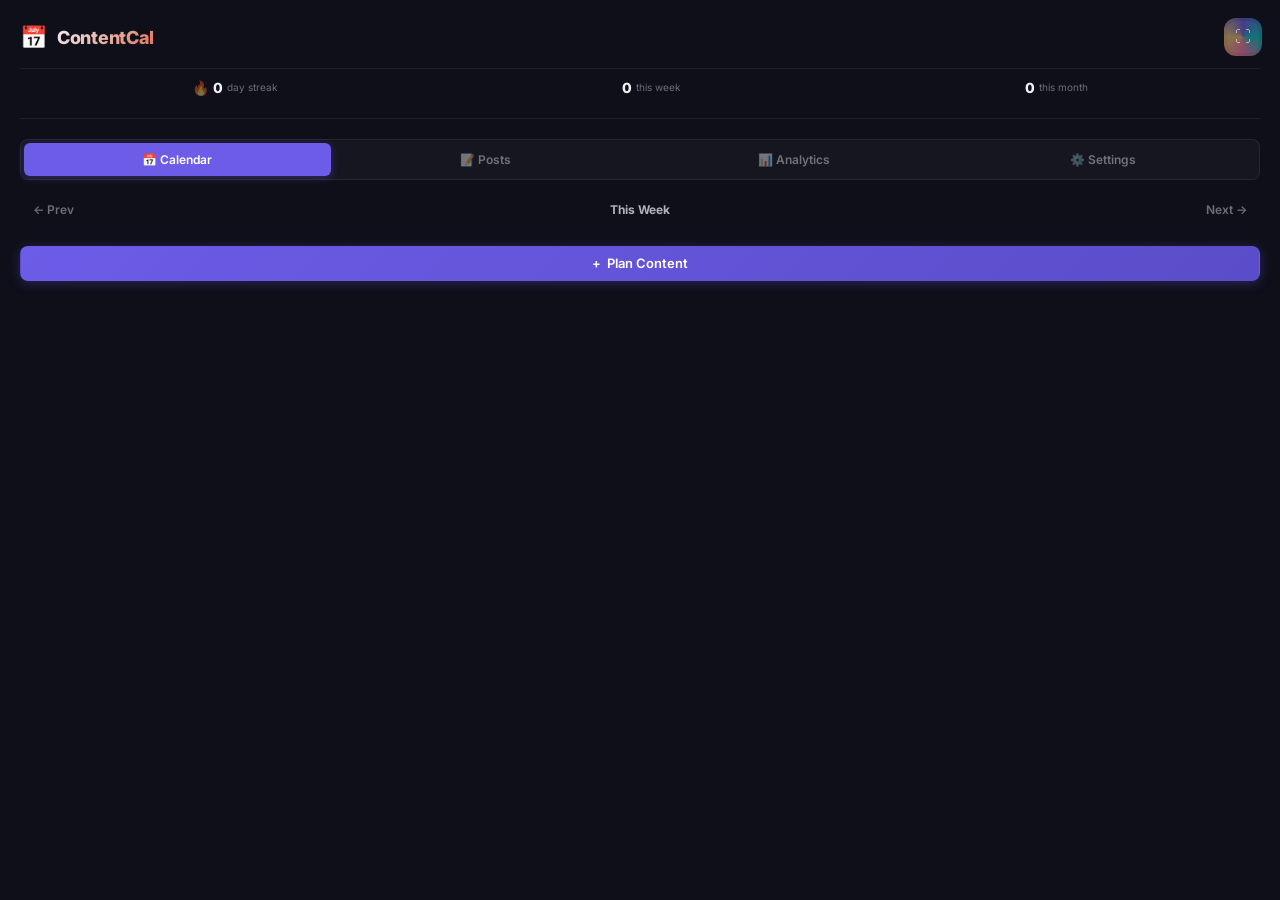
<file: contentcal/popup/popup.html>
<!DOCTYPE html>
<html lang="en">
<head>
  <meta charset="UTF-8">
  <title>ContentCal</title>
  <link rel="stylesheet" href="../shared/ui-components.css">
  <link rel="stylesheet" href="contentcal.css">
</head>
<body>
  <div class="popup-container">
    <div class="header">
      <div class="header-top">
        <div class="header-title">
          <span style="font-size: 22px;">📅</span>
          <h1>ContentCal</h1>
        </div>
        <div class="header-utils">
          <button id="expandBtn" class="expand-btn" title="Open in side panel">⛶</button>
        </div>
      </div>
      <!-- Streak & Stats Bar -->
      <div class="streak-bar">
        <div class="streak-item">
          <span class="streak-flame">🔥</span>
          <span class="streak-value" id="streak-value">0</span>
          <span class="streak-label">day streak</span>
        </div>
        <div class="streak-item">
          <span class="streak-value" id="week-count">0</span>
          <span class="streak-label">this week</span>
        </div>
        <div class="streak-item">
          <span class="streak-value" id="month-count">0</span>
          <span class="streak-label">this month</span>
        </div>
      </div>
    </div>

    <!-- Tabs -->
    <div class="tabs">
      <button class="tab active" data-tab="calendar">📅 Calendar</button>
      <button class="tab" data-tab="posts">📝 Posts</button>
      <button class="tab" data-tab="analytics">📊 Analytics</button>
      <button class="tab" data-tab="settings">⚙️ Settings</button>
    </div>

    <!-- Calendar Tab -->
    <div class="tab-content active" id="tab-calendar">
      <!-- Week Navigator -->
      <div class="week-nav">
        <button class="btn btn-ghost btn-sm" id="btn-prev-week">← Prev</button>
        <span class="week-label" id="week-label">This Week</span>
        <button class="btn btn-ghost btn-sm" id="btn-next-week">Next →</button>
      </div>

      <!-- Week Grid -->
      <div class="week-grid" id="week-grid">
        <!-- Days rendered by JS -->
      </div>

      <!-- Quick Add -->
      <button class="btn btn-primary" id="btn-quick-add" style="width:100%; margin-top:12px;">
        <span>+</span> Plan Content
      </button>
    </div>

    <!-- Posts Tab -->
    <div class="tab-content" id="tab-posts" style="display:none;">
      <!-- Filter Row -->
      <div class="filter-row">
        <select class="input filter-select" id="filter-status">
          <option value="all">All Status</option>
          <option value="idea">💡 Idea</option>
          <option value="drafting">✏️ Drafting</option>
          <option value="scheduled">📅 Scheduled</option>
          <option value="published">✅ Published</option>
        </select>
        <select class="input filter-select" id="filter-platform">
          <option value="all">All Platforms</option>
          <option value="youtube">▶️ YouTube</option>
          <option value="x">𝕏 X / Twitter</option>
          <option value="linkedin">🔵 LinkedIn</option>
          <option value="instagram">📸 Instagram</option>
          <option value="threads">🧵 Threads</option>
          <option value="other">📄 Other</option>
        </select>
      </div>

      <!-- Post List -->
      <div class="post-list" id="post-list">
        <div class="empty-state">
          <div class="empty-state-icon">📅</div>
          <div class="empty-state-title">No content planned</div>
          <div class="empty-state-text">Hit "+ Plan Content" to get started.</div>
        </div>
      </div>
    </div>

    <!-- Analytics Tab -->
    <div class="tab-content" id="tab-analytics" style="display:none;">
      <div class="analytics-grid">
        <div class="stat-card card">
          <div class="stat-value" id="stat-total-posts">0</div>
          <div class="stat-label">Total Posts</div>
        </div>
        <div class="stat-card card">
          <div class="stat-value" id="stat-published">0</div>
          <div class="stat-label">Published</div>
        </div>
        <div class="stat-card card">
          <div class="stat-value" id="stat-completion">0%</div>
          <div class="stat-label">Completion</div>
        </div>
        <div class="stat-card card">
          <div class="stat-value" id="stat-best-platform">—</div>
          <div class="stat-label">Top Platform</div>
        </div>
      </div>

      <!-- Platform Breakdown -->
      <div class="card" style="margin-top:12px;">
        <div class="card-title" style="margin-bottom:10px;">Platform Breakdown</div>
        <div class="platform-breakdown" id="platform-breakdown">
          <!-- Rendered by JS -->
        </div>
      </div>

      <!-- Posting Heatmap -->
      <div class="card" style="margin-top:12px;">
        <div class="card-title" style="margin-bottom:10px;">Publishing Activity (Last 4 Weeks)</div>
        <div class="heatmap" id="heatmap">
          <!-- Rendered by JS -->
        </div>
      </div>
    </div>

    <!-- Settings Tab -->
    <div class="tab-content" id="tab-settings" style="display:none;">
      <div class="settings-section card">
        <div class="card-title" style="margin-bottom:12px;">📦 Data Management</div>
        <div class="settings-row">
          <button class="btn btn-secondary btn-sm" id="btn-export" style="flex:1;">📤 Export</button>
          <button class="btn btn-secondary btn-sm" id="btn-import" style="flex:1;">📥 Import</button>
        </div>
        <input type="file" id="import-file" accept=".json" style="display:none;">
      </div>
      <div class="settings-section card" style="margin-top:8px;">
        <div class="card-title" style="margin-bottom:8px; color:var(--accent-red);">⚠️ Danger Zone</div>
        <button class="btn btn-danger btn-sm" id="btn-clear-all">Clear All Data</button>
      </div>
    </div>

    <!-- Add/Edit Post Modal -->
    <div class="modal-overlay" id="post-modal" style="display:none;">
      <div class="modal card">
        <div class="modal-header">
          <span class="card-title" id="modal-title">Plan Content</span>
          <button class="btn btn-ghost btn-sm" id="btn-close-modal">✕</button>
        </div>
        <div class="modal-body">
          <input type="text" class="input" id="post-title-input" placeholder="Content title or topic..." style="margin-bottom:8px;">
          <div class="modal-row">
            <select class="input" id="post-platform-input" style="flex:1;">
              <option value="youtube">▶️ YouTube</option>
              <option value="x">𝕏 X / Twitter</option>
              <option value="linkedin">🔵 LinkedIn</option>
              <option value="instagram">📸 Instagram</option>
              <option value="threads">🧵 Threads</option>
              <option value="other">📄 Other</option>
            </select>
            <select class="input" id="post-status-input" style="flex:1;">
              <option value="idea">💡 Idea</option>
              <option value="drafting">✏️ Drafting</option>
              <option value="scheduled">📅 Scheduled</option>
              <option value="published">✅ Published</option>
            </select>
          </div>
          <input type="datetime-local" class="input" id="post-date-input" style="margin-top:8px;">
          <textarea class="input" id="post-notes-input" placeholder="Notes, hook ideas, links..." rows="3" style="margin-top:8px;"></textarea>

          <!-- Performance (visible for published posts) -->
          <div class="perf-section" id="perf-section" style="display:none;">
            <div class="card-title" style="margin:12px 0 8px; font-size:11px;">📊 Performance Notes</div>
            <div class="modal-row">
              <input type="text" class="input" id="post-views" placeholder="Views" style="flex:1;">
              <input type="text" class="input" id="post-engagement" placeholder="Engagement" style="flex:1;">
            </div>
            <input type="text" class="input" id="post-takeaway" placeholder="Key takeaway for next time..." style="margin-top:8px;">
          </div>
        </div>
        <div class="modal-footer">
          <button class="btn btn-secondary btn-sm" id="btn-delete-post" style="display:none;">🗑️ Delete</button>
          <div style="flex:1;"></div>
          <button class="btn btn-secondary btn-sm" id="btn-cancel-modal">Cancel</button>
          <button class="btn btn-primary btn-sm" id="btn-save-post">Save</button>
        </div>
      </div>
    </div>
  </div>

  <script src="../shared/storage-utils.js"></script>
  <script src="contentcal.js"></script>
  <script src="../shared/split-screen.js"></script>
</body>
</html>
</file>
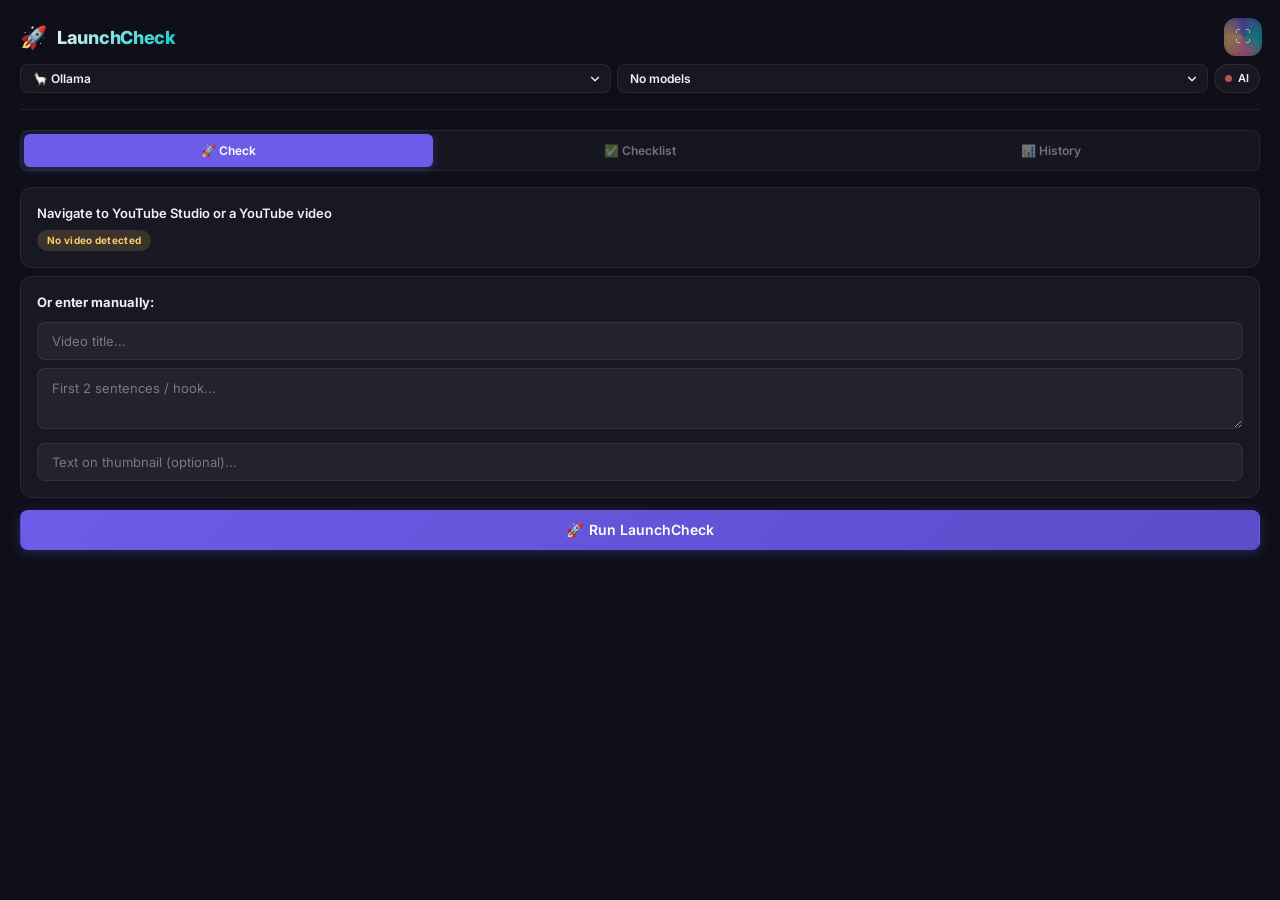
<file: launchcheck/popup/popup.html>
<!DOCTYPE html>
<html lang="en">
<head>
  <meta charset="UTF-8">
  <title>LaunchCheck</title>
  <link rel="stylesheet" href="../shared/ui-components.css">
  <link rel="stylesheet" href="launchcheck.css">
</head>
<body>
  <div class="popup-container">
    <div class="header">
      <div class="header-top">
        <div class="header-title">
          <span style="font-size: 22px;">🚀</span>
          <h1>LaunchCheck</h1>
        </div>
        <div class="header-utils">
          <button id="expandBtn" class="expand-btn" title="Open in full tab">⛶</button>
        </div>
      </div>
      <div class="header-ai-row">
        <select class="model-select" id="provider-select" title="Select AI Provider">
          <option value="ollama">🦙 Ollama</option>
          <option value="openai">🤖 OpenAI</option>
          <option value="anthropic">🧠 Anthropic</option>
          <option value="cursor">📐 Cursor</option>
        </select>
        <select class="model-select" id="model-select" title="Select AI Model">
          <option value="">Loading...</option>
        </select>
        <button class="btn btn-ghost btn-icon" id="btn-api-key" title="Set API Key" style="font-size:14px;display:none;">🔑</button>
        <div class="ollama-status disconnected" id="ai-status">
          <span class="status-dot offline"></span>
          <span>AI</span>
        </div>
      </div>
      <div class="api-key-input-wrap" id="api-key-wrap" style="display:none;">
        <input type="password" class="input" id="api-key-input" placeholder="Paste API key…" style="padding:6px 10px;font-size:11px;">
        <button class="btn btn-primary btn-sm" id="btn-save-key" style="padding:6px 12px;font-size:11px;">Save</button>
      </div>
    </div>

    <!-- Tabs -->
    <div class="tabs">
      <button class="tab active" data-tab="check">🚀 Check</button>
      <button class="tab" data-tab="checklist">✅ Checklist</button>
      <button class="tab" data-tab="history">📊 History</button>
    </div>

    <!-- Check Tab -->
    <div class="tab-content active" id="tab-check">
      <!-- Video Info -->
      <div class="video-info card" id="video-info">
        <div class="video-title" id="video-title">Navigate to YouTube Studio or a YouTube video</div>
        <div class="video-source" id="video-source">
          <span class="badge badge-yellow">No video detected</span>
        </div>
      </div>

      <!-- Manual Input (fallback) -->
      <div class="manual-input card" id="manual-input">
        <div class="card-title" style="margin-bottom:10px;">Or enter manually:</div>
        <input type="text" class="input" id="input-title" placeholder="Video title..." style="margin-bottom:8px;">
        <textarea class="input" id="input-description" placeholder="First 2 sentences / hook..." rows="2" style="margin-bottom:8px;"></textarea>
        <input type="text" class="input" id="input-thumb-text" placeholder="Text on thumbnail (optional)...">
      </div>

      <!-- Analyze Button -->
      <button class="btn btn-primary btn-lg" id="btn-check" style="width:100%;margin:12px 0;">
        <span>🚀</span>
        <span id="check-text">Run LaunchCheck</span>
      </button>

      <!-- Loading -->
      <div class="loading-state" id="loading-state" style="display:none;">
        <div class="spinner"></div>
        <p class="loading-text">Analyzing packaging...</p>
        <p class="loading-sub">Checking title · thumbnail · hook alignment</p>
      </div>

      <!-- Results -->
      <div class="results-container" id="results-container" style="display:none;">
        <!-- Score Ring -->
        <div class="score-hero">
          <div class="score-ring" id="score-ring">
            <svg viewBox="0 0 120 120">
              <circle class="score-bg" cx="60" cy="60" r="50" />
              <circle class="score-fill" id="score-circle" cx="60" cy="60" r="50" />
            </svg>
            <div class="score-value" id="score-value">--</div>
            <div class="score-label">Promise Match</div>
          </div>
          <div class="score-grade" id="score-grade">--</div>
        </div>
        <div class="score-reasoning" id="score-reasoning"></div>

        <!-- Risk Banner -->
        <div class="risk-banner card" id="risk-banner" style="display:none;">
          <span class="risk-icon">⚠️</span>
          <span class="risk-text" id="risk-text"></span>
        </div>

        <!-- Hook Clarity -->
        <div class="result-card card" id="section-hook">
          <div class="card-header">
            <span class="card-title">🎣 Hook Clarity</span>
            <span class="badge badge-purple" id="hook-score">--</span>
          </div>
          <div class="issues-list" id="hook-issues"></div>
          <div class="suggestion-box" id="hook-suggestion"></div>
        </div>

        <!-- Title Rewrites -->
        <div class="result-card card" id="section-titles">
          <div class="card-header">
            <span class="card-title">✏️ Title Rewrites</span>
            <span class="badge badge-cyan" id="title-score">--</span>
          </div>
          <div class="issues-list" id="title-issues"></div>
          <div class="rewrites-list" id="title-rewrites"></div>
        </div>

        <!-- Thumbnail Feedback -->
        <div class="result-card card" id="section-thumb">
          <div class="card-header">
            <span class="card-title">🖼️ Thumbnail Feedback</span>
            <span class="badge" id="thumb-readability">--</span>
          </div>
          <div class="issues-list" id="thumb-issues"></div>
          <div class="suggestions-list" id="thumb-suggestions"></div>
        </div>

        <!-- Actions -->
        <div class="result-actions">
          <button class="btn btn-secondary btn-sm" id="btn-copy-report">📋 Copy Report</button>
          <button class="btn btn-primary btn-sm" id="btn-save-check">💾 Save</button>
          <button class="btn btn-secondary btn-sm" id="btn-recheck">🔄 Re-check</button>
        </div>
      </div>

      <!-- Error -->
      <div class="error-state" id="error-state" style="display:none;">
        <div class="empty-state">
          <div class="empty-state-icon">⚠️</div>
          <div class="empty-state-title" id="error-title">Check Failed</div>
          <div class="empty-state-text" id="error-text">Something went wrong.</div>
          <button class="btn btn-secondary btn-sm" id="btn-retry" style="margin-top:12px;">Retry</button>
        </div>
      </div>
    </div>

    <!-- Checklist Tab -->
    <div class="tab-content" id="tab-checklist" style="display:none;">
      <div class="checklist-container" id="checklist-container">
        <div class="checklist-item" data-check="title_length">
          <span class="check-icon" id="check-title-length">⬜</span>
          <div class="check-info">
            <div class="check-label">Title under 60 characters</div>
            <div class="check-detail" id="detail-title-length">Prevents truncation on mobile</div>
          </div>
        </div>
        <div class="checklist-item" data-check="curiosity">
          <span class="check-icon" id="check-curiosity">⬜</span>
          <div class="check-info">
            <div class="check-label">Title has curiosity gap</div>
            <div class="check-detail">Makes viewers want to find out more</div>
          </div>
        </div>
        <div class="checklist-item" data-check="description_keywords">
          <span class="check-icon" id="check-desc-keywords">⬜</span>
          <div class="check-info">
            <div class="check-label">Description has keywords</div>
            <div class="check-detail">First 150 chars should include primary keyword</div>
          </div>
        </div>
        <div class="checklist-item" data-check="thumb_text">
          <span class="check-icon" id="check-thumb-text">⬜</span>
          <div class="check-info">
            <div class="check-label">Thumbnail text ≤ 3 words</div>
            <div class="check-detail">Readable at small sizes on mobile</div>
          </div>
        </div>
        <div class="checklist-item" data-check="alignment">
          <span class="check-icon" id="check-alignment">⬜</span>
          <div class="check-info">
            <div class="check-label">Title & thumbnail aligned</div>
            <div class="check-detail">Both tell the same story / promise</div>
          </div>
        </div>
        <div class="checklist-item manual-check" data-check="end_screen">
          <span class="check-icon clickable" id="check-end-screen">⬜</span>
          <div class="check-info">
            <div class="check-label">End screen added</div>
            <div class="check-detail">Click to toggle · Subscribe + next video</div>
          </div>
        </div>
        <div class="checklist-item manual-check" data-check="cards">
          <span class="check-icon clickable" id="check-cards">⬜</span>
          <div class="check-info">
            <div class="check-label">Cards placed</div>
            <div class="check-detail">Click to toggle · Link to relevant content</div>
          </div>
        </div>
        <div class="checklist-item manual-check" data-check="pinned_comment">
          <span class="check-icon clickable" id="check-pinned">⬜</span>
          <div class="check-info">
            <div class="check-label">Pinned comment drafted</div>
            <div class="check-detail">Click to toggle · Engagement hook question</div>
          </div>
        </div>
        <div class="checklist-item manual-check" data-check="timestamps">
          <span class="check-icon clickable" id="check-timestamps">⬜</span>
          <div class="check-info">
            <div class="check-label">Description has timestamps</div>
            <div class="check-detail">Click to toggle · Improves chapters & UX</div>
          </div>
        </div>
      </div>
      <div class="checklist-score" id="checklist-score">
        <span class="checklist-score-value" id="checklist-score-value">0/9</span>
        <span class="checklist-score-label">items checked</span>
      </div>
    </div>

    <!-- History Tab -->
    <div class="tab-content" id="tab-history" style="display:none;">
      <div class="history-list" id="history-list">
        <div class="empty-state">
          <div class="empty-state-icon">📊</div>
          <div class="empty-state-title">No checks yet</div>
          <div class="empty-state-text">Run a LaunchCheck to see your history here.</div>
        </div>
      </div>
    </div>
  </div>

  <script src="../shared/ollama-client.js"></script>
  <script src="../shared/ai-client.js"></script>
  <script src="../shared/storage-utils.js"></script>
  <script src="launchcheck.js"></script>
  <script src="../shared/split-screen.js"></script>
</body>
</html>
</file>
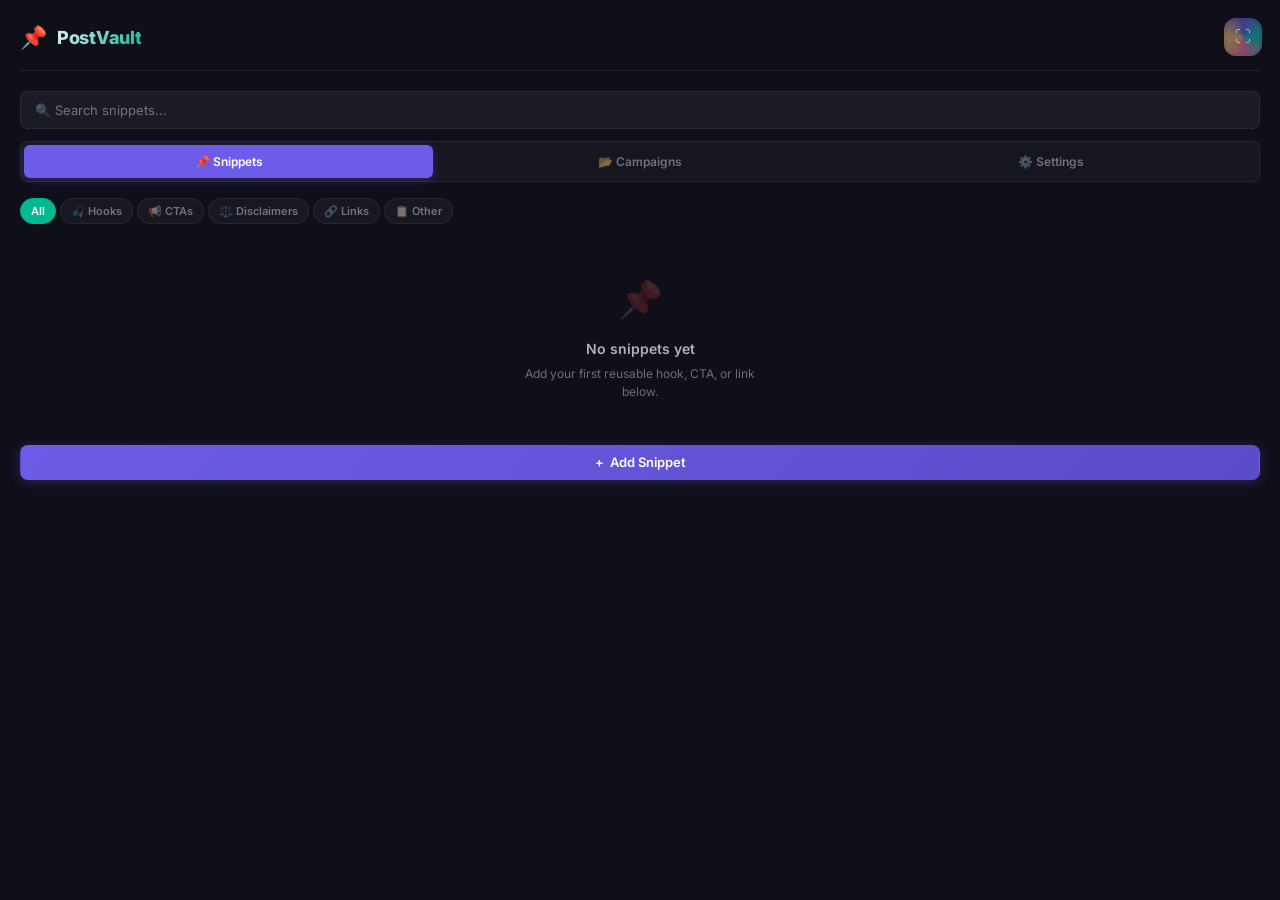
<file: postvault/popup/popup.html>
<!DOCTYPE html>
<html lang="en">
<head>
  <meta charset="UTF-8">
  <title>PostVault</title>
  <link rel="stylesheet" href="../shared/ui-components.css">
  <link rel="stylesheet" href="postvault.css">
</head>
<body>
  <div class="popup-container">
    <div class="header">
      <div class="header-top">
        <div class="header-title">
          <span style="font-size: 22px;">📌</span>
          <h1>PostVault</h1>
        </div>
        <div class="header-utils">
          <button id="expandBtn" class="expand-btn" title="Open in full tab">⛶</button>
        </div>
      </div>
    </div>

    <!-- Search -->
    <div class="search-bar">
      <input type="text" class="input" id="search-input" placeholder="🔍 Search snippets...">
    </div>

    <!-- Tabs -->
    <div class="tabs">
      <button class="tab active" data-tab="snippets">📌 Snippets</button>
      <button class="tab" data-tab="campaigns">📂 Campaigns</button>
      <button class="tab" data-tab="settings">⚙️ Settings</button>
    </div>

    <!-- Snippets Tab -->
    <div class="tab-content active" id="tab-snippets">
      <!-- Category Filter -->
      <div class="category-filter" id="category-filter">
        <button class="cat-btn active" data-cat="all">All</button>
        <button class="cat-btn" data-cat="hooks">🎣 Hooks</button>
        <button class="cat-btn" data-cat="ctas">📢 CTAs</button>
        <button class="cat-btn" data-cat="disclaimers">⚖️ Disclaimers</button>
        <button class="cat-btn" data-cat="links">🔗 Links</button>
        <button class="cat-btn" data-cat="uncategorized">📋 Other</button>
      </div>

      <!-- Snippet List -->
      <div class="snippet-list" id="snippet-list">
        <div class="empty-state">
          <div class="empty-state-icon">📌</div>
          <div class="empty-state-title">No snippets yet</div>
          <div class="empty-state-text">Add your first reusable hook, CTA, or link below.</div>
        </div>
      </div>

      <!-- Add Snippet -->
      <div class="add-snippet-area">
        <button class="btn btn-primary" id="btn-add-snippet" style="width:100%;">
          <span>+</span> Add Snippet
        </button>
      </div>

      <!-- Add Form (hidden by default) -->
      <div class="add-form card" id="add-form" style="display:none;">
        <div class="card-title" style="margin-bottom:10px;">New Snippet</div>
        <textarea class="input" id="new-snippet-text" placeholder="Your reusable text..." rows="3" style="margin-bottom:8px;"></textarea>
        <select class="input" id="new-snippet-category" style="margin-bottom:8px;">
          <option value="hooks">🎣 Hook</option>
          <option value="ctas">📢 CTA</option>
          <option value="disclaimers">⚖️ Disclaimer</option>
          <option value="links">🔗 Link</option>
          <option value="uncategorized">📋 Other</option>
        </select>
        <input type="text" class="input" id="new-snippet-tags" placeholder="Tags (comma-separated)..." style="margin-bottom:8px;">

        <!-- Platform Variants -->
        <div class="variant-section">
          <div class="variant-header">
            <span class="variant-title">Platform Variants (optional)</span>
            <button class="btn btn-ghost btn-sm" id="btn-toggle-variants">+ Add</button>
          </div>
          <div class="variant-fields" id="variant-fields" style="display:none;">
            <div class="variant-row">
              <span class="variant-label">𝕏</span>
              <input type="text" class="input variant-input" data-platform="x" placeholder="X / Twitter version...">
            </div>
            <div class="variant-row">
              <span class="variant-label">🔵</span>
              <input type="text" class="input variant-input" data-platform="linkedin" placeholder="LinkedIn version...">
            </div>
            <div class="variant-row">
              <span class="variant-label">📸</span>
              <input type="text" class="input variant-input" data-platform="instagram" placeholder="Instagram version...">
            </div>
          </div>
        </div>

        <div class="add-form-actions">
          <button class="btn btn-secondary btn-sm" id="btn-cancel-add">Cancel</button>
          <button class="btn btn-primary btn-sm" id="btn-save-snippet">Save Snippet</button>
        </div>
      </div>
    </div>

    <!-- Campaigns Tab -->
    <div class="tab-content" id="tab-campaigns" style="display:none;">
      <div class="campaign-list" id="campaign-list">
        <div class="empty-state">
          <div class="empty-state-icon">📂</div>
          <div class="empty-state-title">No campaigns yet</div>
          <div class="empty-state-text">Group related snippets, links, and notes into campaigns.</div>
        </div>
      </div>
      <button class="btn btn-primary" id="btn-add-campaign" style="width:100%;margin-top:12px;">
        <span>+</span> New Campaign
      </button>
      <div class="add-form card" id="campaign-form" style="display:none;margin-top:12px;">
        <input type="text" class="input" id="new-campaign-name" placeholder="Campaign name..." style="margin-bottom:8px;">
        <textarea class="input" id="new-campaign-notes" placeholder="Campaign notes..." rows="2" style="margin-bottom:8px;"></textarea>
        <input type="text" class="input" id="new-campaign-link" placeholder="Landing page URL (optional)..." style="margin-bottom:8px;">
        <div class="add-form-actions">
          <button class="btn btn-secondary btn-sm" id="btn-cancel-campaign">Cancel</button>
          <button class="btn btn-primary btn-sm" id="btn-save-campaign">Create</button>
        </div>
      </div>
    </div>

    <!-- Settings Tab -->
    <div class="tab-content" id="tab-settings" style="display:none;">
      <div class="settings-section card">
        <div class="card-title" style="margin-bottom:12px;">📦 Data Management</div>
        <div class="settings-row">
          <button class="btn btn-secondary btn-sm" id="btn-export" style="flex:1;">📤 Export JSON</button>
          <button class="btn btn-secondary btn-sm" id="btn-import" style="flex:1;">📥 Import JSON</button>
        </div>
        <input type="file" id="import-file" accept=".json" style="display:none;">
      </div>
      <div class="settings-section card" style="margin-top:8px;">
        <div class="card-title" style="margin-bottom:12px;">📊 Stats</div>
        <div class="grid grid-3">
          <div class="stat-card card">
            <div class="stat-value" id="stat-total">0</div>
            <div class="stat-label">Snippets</div>
          </div>
          <div class="stat-card card">
            <div class="stat-value" id="stat-campaigns">0</div>
            <div class="stat-label">Campaigns</div>
          </div>
          <div class="stat-card card">
            <div class="stat-value" id="stat-pastes">0</div>
            <div class="stat-label">Pastes</div>
          </div>
        </div>
      </div>
      <div class="settings-section card" style="margin-top:8px;">
        <div class="card-title" style="margin-bottom:8px;color:var(--accent-red);">⚠️ Danger Zone</div>
        <button class="btn btn-danger btn-sm" id="btn-clear-all">Clear All Data</button>
      </div>
    </div>
  </div>

  <script src="../shared/storage-utils.js"></script>
  <script src="postvault.js"></script>
  <script src="../shared/split-screen.js"></script>
</body>
</html>
</file>
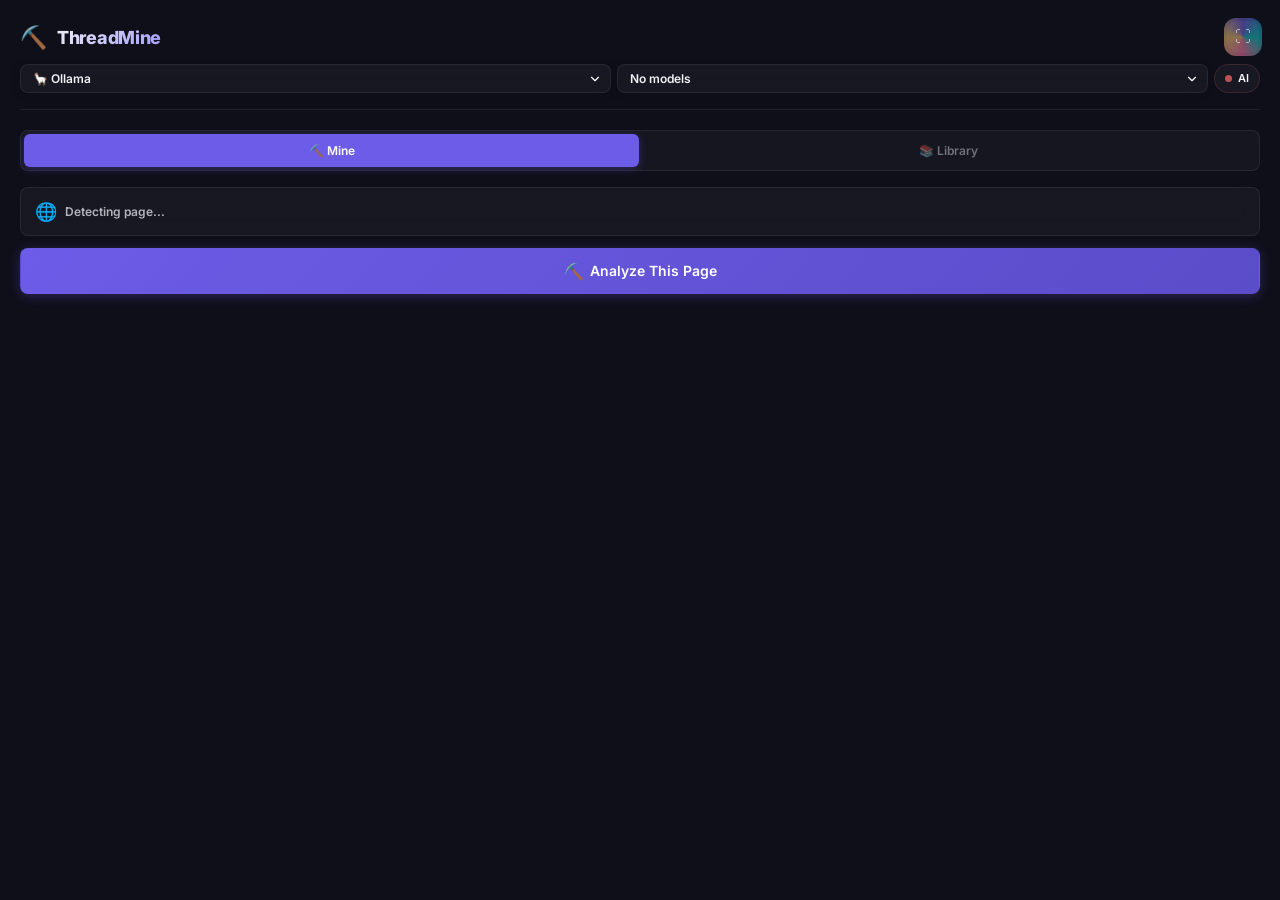
<file: threadmine/popup/popup.html>
<!DOCTYPE html>
<html lang="en">
<head>
  <meta charset="UTF-8">
  <title>ThreadMine</title>
  <link rel="stylesheet" href="../shared/ui-components.css">
  <link rel="stylesheet" href="threadmine.css">
</head>
<body>
  <div class="popup-container">
    <div class="header">
      <div class="header-top">
        <div class="header-title">
          <span style="font-size: 22px;">⛏️</span>
          <h1>ThreadMine</h1>
        </div>
        <div class="header-utils">
          <button id="expandBtn" class="expand-btn" title="Open in full tab">⛶</button>
        </div>
      </div>
      <div class="header-ai-row">
        <select class="model-select" id="provider-select" title="Select AI Provider">
          <option value="ollama">🦙 Ollama</option>
          <option value="openai">🤖 OpenAI</option>
          <option value="anthropic">🧠 Anthropic</option>
          <option value="cursor">📐 Cursor</option>
        </select>
        <select class="model-select" id="model-select" title="Select AI Model">
          <option value="">Loading...</option>
        </select>
        <button class="btn btn-ghost btn-icon" id="btn-api-key" title="Set API Key" style="font-size:14px;display:none;">🔑</button>
        <div class="ollama-status disconnected" id="ai-status">
          <span class="status-dot offline"></span>
          <span>AI</span>
        </div>
      </div>
      <div class="api-key-input-wrap" id="api-key-wrap" style="display:none;">
        <input type="password" class="input" id="api-key-input" placeholder="Paste API key…" style="padding:6px 10px;font-size:11px;">
        <button class="btn btn-primary btn-sm" id="btn-save-key" style="padding:6px 12px;font-size:11px;">Save</button>
      </div>
    </div>

    <!-- Tabs -->
    <div class="tabs">
      <button class="tab active" data-tab="mine">⛏️ Mine</button>
      <button class="tab" data-tab="library">📚 Library</button>
    </div>

    <!-- Mine Tab -->
    <div class="tab-content active" id="tab-mine">
      <!-- Platform Badge -->
      <div class="platform-badge" id="platform-badge">
        <span class="platform-icon" id="platform-icon">🌐</span>
        <span class="platform-name" id="platform-name">Detecting page...</span>
        <span class="comment-count badge badge-purple" id="comment-count" style="display:none;">0 comments</span>
      </div>

      <!-- Analyze Button -->
      <button class="btn btn-primary btn-lg analyze-btn" id="btn-analyze" style="width:100%;margin:12px 0;">
        <span class="analyze-icon">⛏️</span>
        <span id="analyze-text">Analyze This Page</span>
      </button>

      <!-- Loading -->
      <div class="loading-state" id="loading-state" style="display:none;">
        <div class="spinner"></div>
        <p class="loading-text">Mining audience insights...</p>
        <p class="loading-sub">Analyzing comments for patterns & hooks</p>
      </div>

      <!-- Results -->
      <div class="results-container" id="results-container" style="display:none;">
        <!-- Pain Points -->
        <div class="result-section" id="section-pain-points">
          <div class="result-header" data-section="pain_points">
            <span class="result-icon">🔥</span>
            <span class="result-title">Pain Points</span>
            <span class="result-count badge badge-red" id="count-pain-points">0</span>
            <button class="btn btn-ghost btn-sm copy-section" data-section="pain_points" title="Copy">📋</button>
          </div>
          <div class="result-items" id="items-pain-points"></div>
        </div>

        <!-- Hook Ideas -->
        <div class="result-section" id="section-hook-ideas">
          <div class="result-header" data-section="hook_ideas">
            <span class="result-icon">🎣</span>
            <span class="result-title">Hook Ideas</span>
            <span class="result-count badge badge-purple" id="count-hook-ideas">0</span>
            <button class="btn btn-ghost btn-sm copy-section" data-section="hook_ideas" title="Copy">📋</button>
          </div>
          <div class="result-items" id="items-hook-ideas"></div>
        </div>

        <!-- FAQs -->
        <div class="result-section" id="section-faqs">
          <div class="result-header" data-section="faqs">
            <span class="result-icon">❓</span>
            <span class="result-title">FAQs Detected</span>
            <span class="result-count badge badge-cyan" id="count-faqs">0</span>
            <button class="btn btn-ghost btn-sm copy-section" data-section="faqs" title="Copy">📋</button>
          </div>
          <div class="result-items" id="items-faqs"></div>
        </div>

        <!-- Objections -->
        <div class="result-section" id="section-objections">
          <div class="result-header" data-section="objections">
            <span class="result-icon">🛡️</span>
            <span class="result-title">Objections</span>
            <span class="result-count badge badge-yellow" id="count-objections">0</span>
            <button class="btn btn-ghost btn-sm copy-section" data-section="objections" title="Copy">📋</button>
          </div>
          <div class="result-items" id="items-objections"></div>
        </div>

        <!-- Video Angles -->
        <div class="result-section" id="section-video-angles">
          <div class="result-header" data-section="video_angles">
            <span class="result-icon">🎬</span>
            <span class="result-title">Video / Post Angles</span>
            <span class="result-count badge badge-green" id="count-video-angles">0</span>
            <button class="btn btn-ghost btn-sm copy-section" data-section="video_angles" title="Copy">📋</button>
          </div>
          <div class="result-items" id="items-video-angles"></div>
        </div>

        <!-- Carousel Ideas -->
        <div class="result-section" id="section-carousel-ideas">
          <div class="result-header" data-section="carousel_ideas">
            <span class="result-icon">📱</span>
            <span class="result-title">Carousel / Reel Ideas</span>
            <span class="result-count badge badge-purple" id="count-carousel-ideas">0</span>
            <button class="btn btn-ghost btn-sm copy-section" data-section="carousel_ideas" title="Copy">📋</button>
          </div>
          <div class="result-items" id="items-carousel-ideas"></div>
        </div>

        <!-- Action Buttons -->
        <div class="result-actions">
          <button class="btn btn-secondary btn-sm" id="btn-copy-all" title="Copy all results">📋 Copy All</button>
          <button class="btn btn-primary btn-sm" id="btn-save" title="Save to library">💾 Save</button>
          <button class="btn btn-secondary btn-sm" id="btn-reanalyze" title="Re-analyze">🔄 Re-analyze</button>
        </div>
      </div>

      <!-- Error State -->
      <div class="error-state" id="error-state" style="display:none;">
        <div class="empty-state">
          <div class="empty-state-icon">⚠️</div>
          <div class="empty-state-title" id="error-title">Analysis Failed</div>
          <div class="empty-state-text" id="error-text">Something went wrong.</div>
          <button class="btn btn-secondary btn-sm" id="btn-retry" style="margin-top:12px;">Retry</button>
        </div>
      </div>
    </div>

    <!-- Library Tab -->
    <div class="tab-content" id="tab-library" style="display:none;">
      <div class="library-search">
        <input type="text" class="input" id="library-search" placeholder="🔍 Search saved insights...">
      </div>
      <div class="library-list" id="library-list">
        <div class="empty-state">
          <div class="empty-state-icon">📚</div>
          <div class="empty-state-title">No saved insights yet</div>
          <div class="empty-state-text">Mine a thread and save the results to build your library.</div>
        </div>
      </div>
    </div>
  </div>

  <script src="../shared/ollama-client.js"></script>
  <script src="../shared/ai-client.js"></script>
  <script src="../shared/storage-utils.js"></script>
  <script src="threadmine.js"></script>
  <script src="../shared/split-screen.js"></script>
</body>
</html>
</file>
<file: portfolio-site/style.css>
:root {
    --bg-deep: #050510;
    --bg-accent: #0a0a1f;
    --glass-bg: rgba(255, 255, 255, 0.03);
    --glass-border: rgba(255, 255, 255, 0.08);
    --text-primary: #ffffff;
    --text-secondary: #a0a0c0;
    --accent-cyan: #00cec9;
    --accent-purple: #6c5ce7;
    --accent-orange: #e17055;
    --font-main: 'Inter', system-ui, -apple-system, sans-serif;
    --transition: all 0.4s cubic-bezier(0.4, 0, 0.2, 1);
}

* {
    margin: 0;
    padding: 0;
    box-sizing: border-box;
}

body {
    background-color: var(--bg-deep);
    color: var(--text-primary);
    font-family: var(--font-main);
    line-height: 1.6;
    overflow-x: hidden;
}

/* --- Layout --- */

.container {
    max-width: 1200px;
    margin: 0 auto;
    padding: 0 2rem;
}

section {
    padding: 8rem 0;
}

/* --- Hero Section --- */

.hero {
    height: 100vh;
    display: flex;
    flex-direction: column;
    justify-content: center;
    align-items: center;
    text-align: center;
    background: radial-gradient(circle at 50% 50%, rgba(108, 92, 231, 0.15) 0%, transparent 70%);
    position: relative;
}

.hero h1 {
    font-size: 5rem;
    font-weight: 800;
    letter-spacing: -0.02em;
    background: linear-gradient(135deg, #fff 0%, #a0a0c0 100%);
    -webkit-background-clip: text;
    -webkit-text-fill-color: transparent;
    margin-bottom: 1.5rem;
}

.hero p {
    font-size: 1.5rem;
    color: var(--text-secondary);
    max-width: 700px;
}

.hero-badges {
    display: flex;
    gap: 1rem;
    margin-top: 3rem;
}

.badge {
    padding: 0.5rem 1.5rem;
    border-radius: 2rem;
    background: var(--glass-bg);
    border: 1px solid var(--glass-border);
    font-size: 0.9rem;
    font-weight: 600;
    color: var(--accent-cyan);
    backdrop-filter: blur(10px);
}

/* --- Project Grid --- */

.section-title {
    font-size: 3rem;
    margin-bottom: 4rem;
    text-align: center;
}

.project-grid {
    display: grid;
    grid-template-columns: repeat(auto-fill, minmax(350px, 1fr));
    gap: 2.5rem;
}

.project-card {
    background: var(--glass-bg);
    border: 1px solid var(--glass-border);
    border-radius: 1.5rem;
    padding: 2.5rem;
    backdrop-filter: blur(20px);
    transition: var(--transition);
    position: relative;
    overflow: hidden;
    cursor: pointer;
}

.project-card::before {
    content: '';
    position: absolute;
    top: 0;
    left: 0;
    width: 100%;
    height: 100%;
    background: linear-gradient(135deg, transparent 0%, rgba(255,255,255,0.02) 100%);
    z-index: -1;
}

.project-card:hover {
    transform: translateY(-10px);
    border-color: var(--accent-purple);
    box-shadow: 0 20px 40px rgba(0,0,0,0.4);
}

.project-icon {
    font-size: 3rem;
    margin-bottom: 1.5rem;
    display: block;
}

.project-card h3 {
    font-size: 1.75rem;
    margin-bottom: 0.5rem;
}

.project-tagline {
    color: var(--accent-cyan);
    font-weight: 600;
    font-size: 0.9rem;
    text-transform: uppercase;
    letter-spacing: 0.05em;
    margin-bottom: 1.2rem;
    display: block;
}

.project-card p {
    color: var(--text-secondary);
    margin-bottom: 2rem;
    font-size: 1.05rem;
}

.feature-list {
    display: flex;
    flex-wrap: wrap;
    gap: 0.6rem;
}

.feature-tag {
    background: rgba(255,255,255,0.05);
    padding: 0.3rem 0.8rem;
    border-radius: 0.5rem;
    font-size: 0.8rem;
    color: #fff;
}

.view-btn {
    display: inline-block;
    margin-top: 2rem;
    padding: 0.8rem 1.5rem;
    border-radius: 0.8rem;
    text-decoration: none;
    font-weight: 600;
    font-size: 0.9rem;
    color: #fff;
    border: 1px solid transparent;
    transition: var(--transition);
    width: 100%;
    text-align: center;
}

.view-btn:hover {
    transform: scale(1.02);
    box-shadow: 0 10px 20px rgba(0,0,0,0.2);
}

/* --- Philosophy Section --- */

.philosophy {
    background: var(--bg-accent);
    border-top: 1px solid var(--glass-border);
    border-bottom: 1px solid var(--glass-border);
}

.phi-content {
    display: grid;
    grid-template-columns: 1fr 1fr;
    gap: 4rem;
    align-items: center;
}

.phi-text h2 {
    font-size: 3rem;
    margin-bottom: 2rem;
}

.phi-item {
    margin-bottom: 2rem;
}

.phi-item h4 {
    color: var(--accent-cyan);
    margin-bottom: 0.5rem;
    font-size: 1.2rem;
}

/* --- Responsive --- */

@media (max-width: 768px) {
    .hero h1 { font-size: 3rem; }
    .phi-content { grid-template-columns: 1fr; }
    .section-title { font-size: 2.2rem; }
}
</file>
<file: contentcal/shared/ui-components.css>
/* ============================================================
   Design System — Premium Dark Theme with Glassmorphism
   Chrome Extensions Suite · v2.0
   ============================================================ */

@import url("https://fonts.googleapis.com/css2?family=Inter:wght@400;500;600;700;800&display=swap");

/* ============ Tokens ============ */
:root {
  --bg-primary: #0f0f1a;
  --bg-secondary: #161628;
  --bg-card: rgba(255, 255, 255, 0.04);
  --bg-card-hover: rgba(255, 255, 255, 0.07);
  --bg-input: rgba(255, 255, 255, 0.05);

  --text-primary: #f0f0f5;
  --text-secondary: rgba(240, 240, 245, 0.72);
  --text-tertiary: rgba(240, 240, 245, 0.42);

  --accent-purple: #6c5ce7;
  --accent-purple-light: #a29bfe;
  --accent-cyan: #00cec9;
  --accent-green: #00b894;
  --accent-red: #ff6b6b;
  --accent-pink: #fd79a8;
  --accent-yellow: #fdcb6e;
  --accent-orange: #e17055;
  --accent-blue: #74b9ff;

  --border-color: rgba(255, 255, 255, 0.07);
  --border-glow: rgba(108, 92, 231, 0.35);

  --radius-sm: 8px;
  --radius-md: 12px;
  --radius-lg: 16px;
  --radius-xl: 20px;

  --shadow-sm: 0 2px 8px rgba(0, 0, 0, 0.2);
  --shadow-md: 0 4px 20px rgba(0, 0, 0, 0.3);
  --shadow-lg: 0 8px 40px rgba(0, 0, 0, 0.4);

  --transition-fast: 0.15s ease;
  --transition-normal: 0.25s ease;
  --transition-smooth: 0.4s cubic-bezier(0.4, 0, 0.2, 1);
}

/* ============ Reset & Base ============ */
*,
*::before,
*::after {
  box-sizing: border-box;
  margin: 0;
  padding: 0;
}

body {
  font-family:
    "Inter",
    -apple-system,
    BlinkMacSystemFont,
    "Segoe UI",
    sans-serif;
  background: var(--bg-primary);
  color: var(--text-primary);
  font-size: 13px;
  line-height: 1.5;
  -webkit-font-smoothing: antialiased;
  -moz-osx-font-smoothing: grayscale;
  overflow-x: hidden;
}

.popup-container {
  width: 400px;
  min-height: 500px;
  max-height: 580px;
  overflow-y: auto;
  padding: 20px;
  background: var(--bg-primary);
}

/* Side Panel / Full Window Adaptability */
@media (min-width: 401px), (min-height: 581px) {
  html, body {
    height: 100%;
  }
  .popup-container {
    width: 100% !important;
    max-width: 100% !important;
    height: 100% !important;
    max-height: 100% !important;
    border-radius: 0;
  }
}

/* Scrollbar */
::-webkit-scrollbar {
  width: 5px;
}
::-webkit-scrollbar-track {
  background: transparent;
}
::-webkit-scrollbar-thumb {
  background: rgba(255, 255, 255, 0.08);
  border-radius: 10px;
}
::-webkit-scrollbar-thumb:hover {
  background: rgba(255, 255, 255, 0.14);
}

/* ============ Header ============ */
.header {
  display: flex;
  flex-direction: column;
  gap: 10px;
  margin-bottom: 20px;
  padding-bottom: 16px;
  border-bottom: 1px solid var(--border-color);
}

.header-top {
  display: flex;
  align-items: center;
  justify-content: space-between;
}

.header-title {
  display: flex;
  align-items: center;
  gap: 10px;
}

.header-title h1 {
  font-size: 18px;
  font-weight: 800;
  letter-spacing: -0.3px;
  background: linear-gradient(
    135deg,
    var(--text-primary),
    var(--accent-purple-light)
  );
  -webkit-background-clip: text;
  -webkit-text-fill-color: transparent;
  background-clip: text;
}

.header-utils {
  display: flex;
  align-items: center;
  gap: 4px;
}

.header-ai-row {
  display: flex;
  align-items: center;
  gap: 6px;
  flex-wrap: wrap;
}

.header-ai-row .model-select {
  margin-right: 0;
  flex: 1;
  min-width: 0;
  max-width: none;
}

.api-key-input-wrap {
  display: flex;
  align-items: center;
  gap: 6px;
  width: 100%;
}

.api-key-input-wrap .input {
  flex: 1;
  min-width: 0;
}

.header-actions {
  display: flex;
  align-items: center;
  gap: 8px;
}

/* ============ Cards ============ */
.card {
  background: var(--bg-card);
  border: 1px solid var(--border-color);
  border-radius: var(--radius-md);
  padding: 16px;
  transition: all var(--transition-normal);
  backdrop-filter: blur(10px);
}

.card:hover {
  border-color: rgba(255, 255, 255, 0.1);
}

.card-header {
  display: flex;
  align-items: center;
  justify-content: space-between;
  margin-bottom: 14px;
}

.card-title {
  font-size: 13px;
  font-weight: 700;
  letter-spacing: -0.1px;
}

/* ============ Stat Cards ============ */
.stat-card {
  text-align: center;
  padding: 18px 12px;
  position: relative;
  overflow: hidden;
}

.stat-card::before {
  content: "";
  position: absolute;
  top: 0;
  left: 0;
  right: 0;
  height: 2px;
  background: linear-gradient(
    90deg,
    transparent,
    var(--accent-purple),
    transparent
  );
  opacity: 0;
  transition: opacity var(--transition-normal);
}

.stat-card:hover::before {
  opacity: 1;
}

.stat-icon {
  width: 40px;
  height: 40px;
  border-radius: var(--radius-sm);
  display: flex;
  align-items: center;
  justify-content: center;
  font-size: 18px;
  margin: 0 auto 10px;
}

.stat-value {
  font-size: 24px;
  font-weight: 800;
  letter-spacing: -0.5px;
  line-height: 1.1;
  margin-bottom: 4px;
}

.stat-label {
  font-size: 11px;
  color: var(--text-tertiary);
  text-transform: uppercase;
  letter-spacing: 0.6px;
  font-weight: 600;
}

.stat-change {
  font-size: 11px;
  font-weight: 600;
  margin-top: 6px;
}

.stat-change.positive {
  color: var(--accent-green);
}
.stat-change.negative {
  color: var(--accent-red);
}

/* ============ Grid ============ */
.grid {
  display: grid;
  gap: 12px;
}
.grid-2 {
  grid-template-columns: repeat(2, 1fr);
}
.grid-3 {
  grid-template-columns: repeat(3, 1fr);
}
.grid-4 {
  grid-template-columns: repeat(4, 1fr);
}

/* ============ Buttons ============ */
.btn {
  display: inline-flex;
  align-items: center;
  justify-content: center;
  gap: 6px;
  padding: 10px 18px;
  border-radius: var(--radius-sm);
  border: 1px solid transparent;
  font-family: inherit;
  font-size: 13px;
  font-weight: 600;
  cursor: pointer;
  transition: all var(--transition-fast);
  white-space: nowrap;
  line-height: 1;
  outline: none;
  background: var(--bg-card);
  color: var(--text-secondary);
}

.btn:hover {
  background: var(--bg-card-hover);
  color: var(--text-primary);
}

.btn:active {
  transform: scale(0.97);
}

.btn-primary {
  background: linear-gradient(135deg, var(--accent-purple), #5b4cc9);
  color: white;
  border-color: transparent;
  box-shadow: 0 2px 12px rgba(108, 92, 231, 0.3);
}

.btn-primary:hover {
  background: linear-gradient(135deg, #7b6ef1, var(--accent-purple));
  box-shadow: 0 4px 20px rgba(108, 92, 231, 0.45);
  color: white;
}

.btn-secondary {
  background: rgba(255, 255, 255, 0.06);
  border-color: var(--border-color);
  color: var(--text-secondary);
}

.btn-secondary:hover {
  background: rgba(255, 255, 255, 0.1);
  border-color: rgba(255, 255, 255, 0.15);
  color: var(--text-primary);
}

.btn-danger {
  background: rgba(255, 107, 107, 0.15);
  color: var(--accent-red);
  border-color: rgba(255, 107, 107, 0.2);
}

.btn-danger:hover {
  background: rgba(255, 107, 107, 0.25);
}

.btn-ghost {
  background: transparent;
  padding: 6px 8px;
  color: var(--text-tertiary);
}

.btn-ghost:hover {
  color: var(--text-primary);
  background: rgba(255, 255, 255, 0.06);
}

.btn-sm {
  padding: 7px 12px;
  font-size: 12px;
  border-radius: 6px;
}
.btn-lg {
  padding: 12px 24px;
  font-size: 14px;
}
.btn-icon {
  padding: 8px;
  min-width: 34px;
}

.btn-group {
  display: flex;
  gap: 2px;
  background: rgba(255, 255, 255, 0.03);
  border-radius: var(--radius-sm);
  padding: 3px;
  border: 1px solid var(--border-color);
}

.btn-group .btn {
  padding: 6px 14px;
  font-size: 12px;
  border-radius: 6px;
  background: transparent;
  border: none;
}

.btn-group .btn.active {
  background: var(--accent-purple);
  color: white;
  box-shadow: 0 2px 8px rgba(108, 92, 231, 0.3);
}

/* ============ Inputs ============ */
.input {
  width: 100%;
  padding: 10px 14px;
  background: var(--bg-input);
  border: 1px solid var(--border-color);
  border-radius: var(--radius-sm);
  color: var(--text-primary);
  font-family: inherit;
  font-size: 13px;
  outline: none;
  transition: all var(--transition-fast);
}

.input:focus {
  border-color: var(--accent-purple);
  box-shadow: 0 0 0 3px rgba(108, 92, 231, 0.15);
  background: rgba(255, 255, 255, 0.07);
}

.input::placeholder {
  color: var(--text-tertiary);
}

textarea.input {
  resize: vertical;
  min-height: 60px;
  line-height: 1.5;
}

select.input {
  cursor: pointer;
  appearance: none;
  background-image: url("data:image/svg+xml,%3Csvg xmlns='http://www.w3.org/2000/svg' width='12' height='12' viewBox='0 0 24 24' fill='none' stroke='rgba(255,255,255,0.4)' stroke-width='2'%3E%3Cpath d='M6 9l6 6 6-6'/%3E%3C/svg%3E");
  background-repeat: no-repeat;
  background-position: right 10px center;
  padding-right: 28px;
}

.input-group {
  display: flex;
  gap: 8px;
  align-items: center;
}

/* ============ Toggle ============ */
.toggle {
  position: relative;
  display: inline-block;
  width: 40px;
  height: 22px;
  flex-shrink: 0;
}

.toggle input {
  display: none;
}

.toggle-slider {
  position: absolute;
  inset: 0;
  background: rgba(255, 255, 255, 0.1);
  border-radius: 11px;
  cursor: pointer;
  transition: var(--transition-fast);
}

.toggle-slider::before {
  content: "";
  position: absolute;
  width: 16px;
  height: 16px;
  left: 3px;
  bottom: 3px;
  background: white;
  border-radius: 50%;
  transition: var(--transition-fast);
}

.toggle input:checked + .toggle-slider {
  background: var(--accent-purple);
}

.toggle input:checked + .toggle-slider::before {
  transform: translateX(18px);
}

/* ============ Tabs ============ */
.tabs {
  display: flex;
  gap: 2px;
  background: rgba(255, 255, 255, 0.03);
  border-radius: var(--radius-sm);
  padding: 3px;
  margin-bottom: 16px;
  border: 1px solid var(--border-color);
}

.tab {
  flex: 1;
  padding: 9px 12px;
  border: none;
  border-radius: 6px;
  background: transparent;
  color: var(--text-tertiary);
  font-family: inherit;
  font-size: 12px;
  font-weight: 600;
  cursor: pointer;
  transition: all var(--transition-fast);
  white-space: nowrap;
}

.tab:hover {
  color: var(--text-secondary);
  background: rgba(255, 255, 255, 0.04);
}

.tab.active {
  background: var(--accent-purple);
  color: white;
  box-shadow: 0 2px 8px rgba(108, 92, 231, 0.3);
}

/* ============ Badges ============ */
.badge {
  display: inline-flex;
  align-items: center;
  padding: 3px 10px;
  border-radius: 20px;
  font-size: 10px;
  font-weight: 700;
  letter-spacing: 0.3px;
}

.badge-purple {
  background: rgba(108, 92, 231, 0.15);
  color: var(--accent-purple-light);
}
.badge-cyan {
  background: rgba(0, 206, 201, 0.15);
  color: var(--accent-cyan);
}
.badge-green {
  background: rgba(0, 184, 148, 0.15);
  color: var(--accent-green);
}
.badge-red {
  background: rgba(255, 107, 107, 0.15);
  color: var(--accent-red);
}
.badge-yellow {
  background: rgba(253, 203, 110, 0.15);
  color: var(--accent-yellow);
}

/* ============ Charts ============ */
.chart-container {
  position: relative;
  width: 100%;
  min-height: 120px;
}

.chart-container canvas {
  width: 100% !important;
  height: 100% !important;
  border-radius: 6px;
}

.chart-legend {
  display: flex;
  flex-wrap: wrap;
  gap: 10px;
  padding-top: 12px;
  margin-top: 12px;
  border-top: 1px solid var(--border-color);
}

.legend-item {
  display: flex;
  align-items: center;
  gap: 6px;
  font-size: 11px;
  color: var(--text-secondary);
}

.legend-dot {
  width: 8px;
  height: 8px;
  border-radius: 50%;
  flex-shrink: 0;
}

/* ============ Empty State ============ */
.empty-state {
  text-align: center;
  padding: 32px 20px;
  color: var(--text-tertiary);
}

.empty-state-icon {
  font-size: 36px;
  margin-bottom: 12px;
  opacity: 0.5;
}

.empty-state-title {
  font-size: 14px;
  font-weight: 600;
  color: var(--text-secondary);
  margin-bottom: 6px;
}

.empty-state-text {
  font-size: 12px;
  line-height: 1.5;
  max-width: 240px;
  margin: 0 auto;
}

/* ============ Ollama Status ============ */
.ollama-status {
  display: flex;
  align-items: center;
  gap: 6px;
  padding: 5px 10px;
  border-radius: 20px;
  font-size: 11px;
  font-weight: 600;
  border: 1px solid var(--border-color);
  background: var(--bg-card);
}

.ollama-status.connected {
  border-color: rgba(0, 184, 148, 0.2);
  background: rgba(0, 184, 148, 0.06);
}

.ollama-status.disconnected {
  border-color: rgba(255, 107, 107, 0.15);
}

.status-dot {
  width: 7px;
  height: 7px;
  border-radius: 50%;
  flex-shrink: 0;
}

.status-dot.online {
  background: var(--accent-green);
  box-shadow: 0 0 8px rgba(0, 184, 148, 0.5);
  animation: pulse-glow 2s infinite;
}

.status-dot.offline {
  background: var(--accent-red);
  opacity: 0.7;
}

/* ============ Toast / Notification ============ */
.toast {
  position: fixed;
  bottom: 20px;
  left: 50%;
  transform: translateX(-50%);
  padding: 10px 20px;
  border-radius: var(--radius-sm);
  font-size: 13px;
  font-weight: 600;
  z-index: 10000;
  animation:
    toastIn 0.3s ease,
    toastOut 0.3s ease 2.2s forwards;
  box-shadow: var(--shadow-lg);
}

.toast.success {
  background: linear-gradient(
    135deg,
    rgba(0, 184, 148, 0.95),
    rgba(0, 206, 201, 0.95)
  );
  color: white;
}

.toast.error {
  background: linear-gradient(
    135deg,
    rgba(255, 107, 107, 0.95),
    rgba(225, 112, 85, 0.95)
  );
  color: white;
}

/* ============ Progress ============ */
.progress {
  width: 100%;
  height: 6px;
  background: rgba(255, 255, 255, 0.06);
  border-radius: 3px;
  overflow: hidden;
}

.progress-fill {
  height: 100%;
  border-radius: 3px;
  background: linear-gradient(90deg, var(--accent-purple), var(--accent-cyan));
  transition: width var(--transition-smooth);
}

/* ============ Animations ============ */
@keyframes fadeIn {
  from {
    opacity: 0;
    transform: translateY(4px);
  }
  to {
    opacity: 1;
    transform: translateY(0);
  }
}

@keyframes slideUp {
  from {
    opacity: 0;
    transform: translateY(12px);
  }
  to {
    opacity: 1;
    transform: translateY(0);
  }
}

@keyframes pulse {
  0%,
  100% {
    transform: scale(1);
    opacity: 1;
  }
  50% {
    transform: scale(1.08);
    opacity: 0.7;
  }
}

@keyframes pulse-glow {
  0%,
  100% {
    box-shadow: 0 0 6px rgba(0, 184, 148, 0.4);
  }
  50% {
    box-shadow: 0 0 12px rgba(0, 184, 148, 0.7);
  }
}

@keyframes spin {
  to {
    transform: rotate(360deg);
  }
}

@keyframes toastIn {
  from {
    opacity: 0;
    transform: translateX(-50%) translateY(10px);
  }
  to {
    opacity: 1;
    transform: translateX(-50%) translateY(0);
  }
}

@keyframes toastOut {
  from {
    opacity: 1;
  }
  to {
    opacity: 0;
    transform: translateX(-50%) translateY(10px);
  }
}

.slide-up {
  animation: slideUp 0.4s ease both;
}
.stagger > *:nth-child(1) {
  animation-delay: 0.05s;
}
.stagger > *:nth-child(2) {
  animation-delay: 0.1s;
}
.stagger > *:nth-child(3) {
  animation-delay: 0.15s;
}
.stagger > *:nth-child(4) {
  animation-delay: 0.2s;
}

/* ============ Utility ============ */
.visually-hidden {
  position: absolute;
  width: 1px;
  height: 1px;
  overflow: hidden;
  clip: rect(0, 0, 0, 0);
}

/* AI Model Selector */
.model-select {
  appearance: none;
  background: var(--bg-card);
  color: var(--text-primary);
  border: 1px solid var(--border-color);
  border-radius: var(--radius-sm);
  padding: 6px 32px 6px 12px;
  font-size: 12px;
  font-weight: 600;
  margin-right: 12px;
  outline: none;
  cursor: pointer;
  max-width: 150px;
  font-family: inherit;
  box-shadow: 0 2px 10px rgba(0, 0, 0, 0.1);
  backdrop-filter: blur(8px);
  transition: all var(--transition-fast);

  /* Custom white chevron */
  background-image: url("data:image/svg+xml,%3Csvg xmlns='http://www.w3.org/2000/svg' width='16' height='16' viewBox='0 0 24 24' fill='none' stroke='white' stroke-width='2' stroke-linecap='round' stroke-linejoin='round'%3E%3Cpolyline points='6 9 12 15 18 9'%3E%3C/polyline%3E%3C/svg%3E");
  background-repeat: no-repeat;
  background-position: right 8px center;
  background-size: 14px;
}

.model-select:hover {
  background-color: var(--bg-card-hover);
  border-color: rgba(255, 255, 255, 0.2);
  transform: translateY(-1px);
}

.model-select:focus {
  border-color: var(--accent-purple);
  box-shadow: 0 0 0 2px rgba(108, 92, 231, 0.2);
}

.model-select:disabled {
  opacity: 0.5;
  cursor: not-allowed;
  transform: none;
}

.model-select option {
  background: var(--bg-secondary);
  color: var(--text-primary);
  font-weight: 500;
  padding: 8px;
}

/* ============ Expand / Full-Tab Button ============ */
.expand-btn {
  display: inline-flex;
  align-items: center;
  justify-content: center;
  width: 34px;
  height: 34px;
  border: none;
  border-radius: 10px;
  background: transparent;
  color: rgba(240, 240, 245, 0.6);
  font-size: 16px;
  cursor: pointer;
  padding: 0;
  line-height: 1;
  position: relative;
  z-index: 1;
  transition:
    color 0.3s ease,
    transform 0.3s cubic-bezier(0.34, 1.56, 0.64, 1);
}

.expand-btn::before {
  content: "";
  position: absolute;
  inset: -2px;
  border-radius: 12px;
  background: conic-gradient(
    from var(--expand-angle, 0deg),
    #6c5ce7,
    #00cec9,
    #fd79a8,
    #fdcb6e,
    #6c5ce7
  );
  z-index: -2;
  opacity: 0.5;
  transition: opacity 0.3s ease;
  animation: expandSpin 3s linear infinite;
}

.expand-btn::after {
  content: "";
  position: absolute;
  inset: 1px;
  border-radius: 9px;
  background: var(--bg-card, rgba(20, 20, 35, 0.95));
  z-index: -1;
  transition: background 0.3s ease;
}

@property --expand-angle {
  syntax: "<angle>";
  initial-value: 0deg;
  inherits: false;
}

@keyframes expandSpin {
  to {
    --expand-angle: 360deg;
  }
}

.expand-btn:hover {
  color: #fff;
  transform: scale(1.15);
}

.expand-btn:hover::before {
  opacity: 1;
  filter: blur(3px);
  animation: expandSpin 1.5s linear infinite;
}

.expand-btn:hover::after {
  background: linear-gradient(
    135deg,
    rgba(108, 92, 231, 0.25),
    rgba(0, 206, 201, 0.15)
  );
}

.expand-btn:active {
  transform: scale(0.95);
}
</file>
<file: contentcal/popup/contentcal.css>
/* ContentCal — Extension-specific styles */

/* Override accent to Orange for ContentCal branding */
.header-title h1 {
  background: linear-gradient(135deg, var(--text-primary), #e17055) !important;
  -webkit-background-clip: text !important;
  background-clip: text !important;
}

/* ─── Streak Bar ─── */
.streak-bar {
  display: flex;
  align-items: center;
  justify-content: space-around;
  padding: 8px 0 4px;
  margin-top: 4px;
  border-top: 1px solid var(--border-color);
}

.streak-item {
  display: flex;
  align-items: center;
  gap: 4px;
  font-size: 11px;
  color: var(--text-tertiary);
}

.streak-flame {
  font-size: 14px;
}

.streak-value {
  font-weight: 800;
  font-size: 14px;
  color: var(--text-primary);
}

.streak-label {
  font-size: 10px;
  color: var(--text-tertiary);
}

/* ─── Week Navigator ─── */
.week-nav {
  display: flex;
  align-items: center;
  justify-content: space-between;
  margin-bottom: 10px;
}

.week-label {
  font-size: 12px;
  font-weight: 700;
  color: var(--text-secondary);
}

/* ─── Week Grid ─── */
.week-grid {
  display: grid;
  grid-template-columns: repeat(7, 1fr);
  gap: 4px;
}

.day-cell {
  background: var(--bg-card);
  border: 1px solid var(--border-color);
  border-radius: var(--radius-sm);
  padding: 6px 4px;
  min-height: 60px;
  cursor: pointer;
  transition: all var(--transition-fast);
  position: relative;
}

.day-cell:hover {
  border-color: rgba(255, 255, 255, 0.15);
  background: var(--bg-card-hover);
}

.day-cell.today {
  border-color: #e17055;
  box-shadow: 0 0 0 1px rgba(225, 112, 85, 0.2);
}

.day-cell.has-posts {
  border-color: rgba(108, 92, 231, 0.3);
}

.day-header {
  font-size: 9px;
  font-weight: 700;
  color: var(--text-tertiary);
  text-transform: uppercase;
  letter-spacing: 0.5px;
  margin-bottom: 2px;
}

.day-number {
  font-size: 13px;
  font-weight: 800;
  color: var(--text-primary);
  margin-bottom: 4px;
}

.day-cell.today .day-number {
  color: #e17055;
}

.day-dots {
  display: flex;
  flex-wrap: wrap;
  gap: 2px;
}

.day-dot {
  width: 6px;
  height: 6px;
  border-radius: 50%;
  flex-shrink: 0;
}

.day-dot.youtube { background: #ff0000; }
.day-dot.x { background: #ffffff; }
.day-dot.linkedin { background: #0a66c2; }
.day-dot.instagram { background: #e1306c; }
.day-dot.threads { background: #ffffff; opacity: 0.6; }
.day-dot.other { background: #636e72; }

/* ─── Filter Row ─── */
.filter-row {
  display: flex;
  gap: 6px;
  margin-bottom: 10px;
}

.filter-select {
  flex: 1;
  padding: 6px 8px !important;
  font-size: 11px !important;
}

/* ─── Post List ─── */
.post-list {
  display: flex;
  flex-direction: column;
  gap: 6px;
  max-height: 380px;
  overflow-y: auto;
}

.post-item {
  display: flex;
  align-items: center;
  gap: 10px;
  padding: 10px 12px;
  background: var(--bg-card);
  border: 1px solid var(--border-color);
  border-radius: var(--radius-sm);
  backdrop-filter: blur(10px);
  cursor: pointer;
  transition: all var(--transition-fast);
  animation: slideUp 0.3s ease both;
}

.post-item:hover {
  border-color: rgba(255, 255, 255, 0.12);
  background: var(--bg-card-hover);
}

.post-item:nth-child(1) { animation-delay: 0.02s; }
.post-item:nth-child(2) { animation-delay: 0.04s; }
.post-item:nth-child(3) { animation-delay: 0.06s; }
.post-item:nth-child(4) { animation-delay: 0.08s; }
.post-item:nth-child(5) { animation-delay: 0.10s; }

.post-platform-icon {
  font-size: 16px;
  flex-shrink: 0;
}

.post-info {
  flex: 1;
  min-width: 0;
}

.post-title {
  font-size: 12px;
  font-weight: 700;
  color: var(--text-primary);
  white-space: nowrap;
  overflow: hidden;
  text-overflow: ellipsis;
}

.post-meta {
  display: flex;
  align-items: center;
  gap: 6px;
  font-size: 10px;
  color: var(--text-tertiary);
  margin-top: 2px;
}

.post-status-badge {
  padding: 1px 8px;
  border-radius: 12px;
  font-size: 10px;
  font-weight: 700;
  flex-shrink: 0;
}

.post-status-badge.idea { background: rgba(253, 203, 110, 0.15); color: #fdcb6e; }
.post-status-badge.drafting { background: rgba(108, 92, 231, 0.15); color: var(--accent-purple-light); }
.post-status-badge.scheduled { background: rgba(0, 184, 148, 0.15); color: var(--accent-green); }
.post-status-badge.published { background: rgba(0, 206, 209, 0.15); color: var(--accent-cyan); }

/* ─── Analytics ─── */
.analytics-grid {
  display: grid;
  grid-template-columns: repeat(2, 1fr);
  gap: 8px;
}

.platform-breakdown {
  display: flex;
  flex-direction: column;
  gap: 8px;
}

.platform-row {
  display: flex;
  align-items: center;
  gap: 8px;
}

.platform-icon {
  font-size: 14px;
  width: 20px;
  text-align: center;
  flex-shrink: 0;
}

.platform-bar-wrap {
  flex: 1;
  height: 8px;
  background: rgba(255, 255, 255, 0.05);
  border-radius: 4px;
  overflow: hidden;
}

.platform-bar {
  height: 100%;
  border-radius: 4px;
  transition: width 0.5s ease;
}

.platform-bar.youtube { background: linear-gradient(90deg, #ff0000, #ff4444); }
.platform-bar.x { background: linear-gradient(90deg, #888, #ccc); }
.platform-bar.linkedin { background: linear-gradient(90deg, #0a66c2, #4d9de0); }
.platform-bar.instagram { background: linear-gradient(90deg, #e1306c, #f77737); }
.platform-bar.threads { background: linear-gradient(90deg, #aaa, #ddd); }
.platform-bar.other { background: linear-gradient(90deg, #636e72, #b2bec3); }

.platform-count {
  font-size: 11px;
  font-weight: 700;
  color: var(--text-secondary);
  min-width: 20px;
  text-align: right;
}

/* ─── Heatmap ─── */
.heatmap {
  display: grid;
  grid-template-columns: repeat(7, 1fr);
  gap: 3px;
}

.heatmap-cell {
  aspect-ratio: 1;
  border-radius: 3px;
  background: rgba(255, 255, 255, 0.03);
  transition: background 0.3s ease;
}

.heatmap-cell.level-1 { background: rgba(225, 112, 85, 0.2); }
.heatmap-cell.level-2 { background: rgba(225, 112, 85, 0.4); }
.heatmap-cell.level-3 { background: rgba(225, 112, 85, 0.65); }
.heatmap-cell.level-4 { background: rgba(225, 112, 85, 0.9); }

/* ─── Settings ─── */
.settings-section {
  margin-bottom: 4px;
}

.settings-row {
  display: flex;
  gap: 8px;
}

/* ─── Modal ─── */
.modal-overlay {
  position: fixed;
  inset: 0;
  background: rgba(0, 0, 0, 0.6);
  backdrop-filter: blur(4px);
  z-index: 1000;
  display: flex;
  align-items: center;
  justify-content: center;
  padding: 16px;
  animation: fadeIn 0.2s ease;
}

.modal {
  width: 100%;
  max-width: 380px;
  max-height: 80vh;
  overflow-y: auto;
  animation: slideUp 0.3s ease;
}

.modal-header {
  display: flex;
  align-items: center;
  justify-content: space-between;
  margin-bottom: 12px;
}

.modal-body {
  display: flex;
  flex-direction: column;
}

.modal-row {
  display: flex;
  gap: 6px;
}

.modal-footer {
  display: flex;
  align-items: center;
  gap: 8px;
  margin-top: 14px;
  padding-top: 12px;
  border-top: 1px solid var(--border-color);
}

.perf-section {
  border-top: 1px solid var(--border-color);
  padding-top: 4px;
}

@keyframes fadeIn {
  from { opacity: 0; }
  to { opacity: 1; }
}
</file>
<file: contentcal/shared/split-screen.css>
/* ============================================================
   Split Screen — Full-Tab Mode · Premium Edition
   Chrome Extensions Suite · v2.0
   ============================================================ */

@import url('https://fonts.googleapis.com/css2?family=Inter:wght@400;500;600;700;800&display=swap');
@import url('https://fonts.googleapis.com/css2?family=JetBrains+Mono:wght@400;500&display=swap');

/* ============ Full-Page Reset ============ */
/* Override ALL base constraints from ui-components.css */
html.split-mode,
html.split-mode body {
  width: 100vw !important;
  height: 100vh !important;
  margin: 0 !important;
  padding: 0 !important;
  overflow: hidden !important;
  background: #0a0a14 !important;
}

/* When split-container exists, override body */
body:has(.split-container) {
  width: 100vw !important;
  height: 100vh !important;
  margin: 0 !important;
  padding: 0 !important;
  overflow: hidden !important;
}

/* ============ Split Container ============ */
.split-container {
  display: flex !important;
  flex-direction: row !important;
  width: 100vw !important;
  height: 100vh !important;
  background: linear-gradient(135deg, #0a0a14 0%, #0f0f1e 40%, #12101f 100%);
  position: relative;
  overflow: hidden !important;
}

/* Subtle animated background mesh */
.split-container::before {
  content: '';
  position: fixed;
  top: 0; left: 0; right: 0; bottom: 0;
  background:
    radial-gradient(ellipse 600px 400px at 15% 20%, rgba(108, 92, 231, 0.06) 0%, transparent 70%),
    radial-gradient(ellipse 500px 350px at 85% 80%, rgba(0, 206, 201, 0.04) 0%, transparent 70%),
    radial-gradient(ellipse 400px 300px at 50% 50%, rgba(253, 121, 168, 0.03) 0%, transparent 70%);
  pointer-events: none;
  z-index: 0;
  animation: ambientShift 20s ease-in-out infinite alternate;
}

@keyframes ambientShift {
  0%   { opacity: 0.7; }
  50%  { opacity: 1; }
  100% { opacity: 0.7; }
}

/* ============ Left Panel (Extension UI) ============ */
.split-left {
  flex: 0 0 50%;
  min-width: 360px;
  max-width: 80%;
  height: 100vh !important;
  overflow-y: auto !important;
  overflow-x: hidden;
  background: rgba(15, 15, 26, 0.95);
  position: relative;
  z-index: 1;
  border-right: 1px solid rgba(255, 255, 255, 0.04);
}

/* Inset glow along right edge */
.split-left::after {
  content: '';
  position: absolute;
  top: 0;
  right: 0;
  width: 1px;
  height: 100%;
  background: linear-gradient(
    to bottom,
    transparent 5%,
    rgba(108, 92, 231, 0.2) 30%,
    rgba(0, 206, 201, 0.15) 70%,
    transparent 95%
  );
  pointer-events: none;
}

/*
 * CRITICAL: Override the popup-container's fixed dimensions.
 * ui-components.css sets width:400px, max-height:580px which clips in fullscreen.
 */
.split-left .popup-container,
.split-container .popup-container,
.split-left > .popup-container,
.split-left .container {
  width: 100% !important;
  max-width: 100% !important;
  min-width: 0 !important;
  min-height: 100% !important;
  max-height: none !important;
  height: auto !important;
  overflow-y: visible !important;
  overflow-x: visible !important;
  border-radius: 0 !important;
  padding: 24px 28px !important;
  box-sizing: border-box !important;
}

/* Also override any direct child div that might be a container */
.split-left > div {
  width: 100% !important;
  max-width: 100% !important;
  max-height: none !important;
  overflow: visible !important;
}

/* Custom scrollbar for left panel */
.split-left::-webkit-scrollbar { width: 6px; }
.split-left::-webkit-scrollbar-track { background: transparent; }
.split-left::-webkit-scrollbar-thumb {
  background: rgba(108, 92, 231, 0.2);
  border-radius: 10px;
}
.split-left::-webkit-scrollbar-thumb:hover {
  background: rgba(108, 92, 231, 0.4);
}

/* ============ Divider ============ */
.split-divider {
  flex: 0 0 8px;
  background: transparent;
  cursor: col-resize;
  position: relative;
  z-index: 100;
  transition: all 0.2s ease;
}

/* Subtle center line */
.split-divider::before {
  content: '';
  position: absolute;
  top: 0;
  left: 50%;
  transform: translateX(-50%);
  width: 1px;
  height: 100%;
  background: linear-gradient(
    to bottom,
    transparent 10%,
    rgba(255, 255, 255, 0.06) 30%,
    rgba(255, 255, 255, 0.08) 50%,
    rgba(255, 255, 255, 0.06) 70%,
    transparent 90%
  );
  transition: all 0.25s ease;
}

/* Drag handle dots */
.split-divider::after {
  content: '';
  position: absolute;
  top: 50%;
  left: 50%;
  transform: translate(-50%, -50%);
  width: 4px;
  height: 48px;
  border-radius: 4px;
  background:
    radial-gradient(circle 1.5px, rgba(255,255,255,0.18) 100%, transparent 100%) center / 4px 8px;
  transition: all 0.25s ease;
}

.split-divider:hover {
  background: rgba(108, 92, 231, 0.08);
}

.split-divider:hover::before {
  width: 2px;
  background: linear-gradient(
    to bottom,
    transparent 5%,
    rgba(108, 92, 231, 0.6) 30%,
    rgba(0, 206, 201, 0.4) 70%,
    transparent 95%
  );
  box-shadow: 0 0 12px rgba(108, 92, 231, 0.3);
}

.split-divider:hover::after {
  height: 64px;
  background:
    radial-gradient(circle 2px, rgba(162, 155, 254, 0.6) 100%, transparent 100%) center / 4px 8px;
}

.split-divider.dragging {
  background: rgba(108, 92, 231, 0.12);
}

.split-divider.dragging::before {
  width: 3px;
  background: linear-gradient(
    to bottom,
    transparent 0%,
    var(--accent-purple) 20%,
    var(--accent-cyan) 80%,
    transparent 100%
  );
  box-shadow:
    0 0 20px rgba(108, 92, 231, 0.5),
    0 0 40px rgba(108, 92, 231, 0.2);
}

.split-divider.dragging::after {
  height: 80px;
  background:
    radial-gradient(circle 2.5px, rgba(255,255,255,0.7) 100%, transparent 100%) center / 4px 8px;
}

/* ============ Right Panel (Preview / Notes) ============ */
.split-right {
  flex: 1;
  min-width: 300px;
  height: 100vh;
  display: flex;
  flex-direction: column;
  background: rgba(10, 10, 20, 0.92);
  position: relative;
  z-index: 1;
}

/* ── Right Panel Toolbar ── */
.split-toolbar {
  display: flex;
  align-items: center;
  gap: 10px;
  padding: 14px 18px;
  background: rgba(255, 255, 255, 0.02);
  border-bottom: 1px solid rgba(255, 255, 255, 0.06);
  backdrop-filter: blur(12px);
  -webkit-backdrop-filter: blur(12px);
}

.split-toolbar .url-bar {
  flex: 1;
  padding: 10px 16px;
  border-radius: 10px;
  border: 1px solid rgba(255, 255, 255, 0.08);
  background: rgba(255, 255, 255, 0.04);
  color: var(--text-primary, #f0f0f5);
  font-family: 'JetBrains Mono', 'Inter', monospace;
  font-size: 13px;
  letter-spacing: 0.01em;
  outline: none;
  transition: all 0.25s ease;
}

.split-toolbar .url-bar::placeholder {
  color: rgba(240, 240, 245, 0.25);
  font-family: 'Inter', sans-serif;
}

.split-toolbar .url-bar:focus {
  border-color: rgba(108, 92, 231, 0.5);
  background: rgba(255, 255, 255, 0.06);
  box-shadow:
    0 0 0 3px rgba(108, 92, 231, 0.1),
    0 0 20px rgba(108, 92, 231, 0.08);
}

.split-toolbar .split-btn {
  padding: 9px 16px;
  border: 1px solid rgba(255, 255, 255, 0.08);
  border-radius: 10px;
  background: rgba(255, 255, 255, 0.04);
  color: rgba(240, 240, 245, 0.65);
  font-size: 13px;
  font-weight: 500;
  cursor: pointer;
  transition: all 0.2s ease;
  font-family: 'Inter', sans-serif;
  white-space: nowrap;
  letter-spacing: 0.01em;
}

.split-toolbar .split-btn:hover {
  background: rgba(255, 255, 255, 0.08);
  color: var(--text-primary, #f0f0f5);
  border-color: rgba(108, 92, 231, 0.4);
  transform: translateY(-1px);
  box-shadow: 0 4px 12px rgba(0, 0, 0, 0.2);
}

.split-toolbar .split-btn:active {
  transform: translateY(0);
}

.split-toolbar .split-btn.active {
  background: linear-gradient(135deg, rgba(108, 92, 231, 0.2), rgba(0, 206, 201, 0.1));
  color: var(--accent-purple-light, #A29BFE);
  border-color: rgba(108, 92, 231, 0.35);
  box-shadow:
    0 0 12px rgba(108, 92, 231, 0.15),
    inset 0 1px 0 rgba(255, 255, 255, 0.05);
}

/* Go button special styling */
#splitGoBtn {
  background: linear-gradient(135deg, rgba(108, 92, 231, 0.3), rgba(108, 92, 231, 0.15));
  border-color: rgba(108, 92, 231, 0.3);
  color: var(--accent-purple-light, #A29BFE);
  font-weight: 600;
}

#splitGoBtn:hover {
  background: linear-gradient(135deg, rgba(108, 92, 231, 0.45), rgba(108, 92, 231, 0.25));
  border-color: rgba(108, 92, 231, 0.5);
  box-shadow: 0 4px 16px rgba(108, 92, 231, 0.25);
}

/* ── Tab Switcher in Split Toolbar ── */
.split-tab-group {
  display: flex;
  gap: 3px;
  background: rgba(255, 255, 255, 0.03);
  border-radius: 10px;
  padding: 3px;
  border: 1px solid rgba(255, 255, 255, 0.05);
}

.split-tab-group .split-btn {
  border: none;
  border-radius: 8px;
  padding: 7px 14px;
  font-size: 12px;
  font-weight: 500;
  letter-spacing: 0.02em;
}

.split-tab-group .split-btn.active {
  box-shadow: 0 2px 8px rgba(108, 92, 231, 0.2);
}

/* ── iframe container ── */
.split-iframe-wrap {
  flex: 1;
  position: relative;
  overflow: hidden;
  background: rgba(0, 0, 0, 0.2);
}

.split-iframe-wrap iframe {
  width: 100%;
  height: 100%;
  border: none;
  background: #fff;
  border-radius: 0;
}

/* Loading overlay for iframe */
.split-iframe-loading {
  position: absolute;
  inset: 0;
  display: flex;
  align-items: center;
  justify-content: center;
  background: rgba(10, 10, 20, 0.9);
  backdrop-filter: blur(8px);
  z-index: 10;
}

.split-iframe-loading .spinner {
  width: 32px;
  height: 32px;
  border: 3px solid rgba(108, 92, 231, 0.15);
  border-top-color: var(--accent-purple, #6C5CE7);
  border-radius: 50%;
  animation: spin 0.8s linear infinite;
}

@keyframes spin {
  to { transform: rotate(360deg); }
}

/* ── Notes Panel ── */
.split-notes {
  flex: 1;
  display: none;
  flex-direction: column;
  padding: 20px;
  overflow-y: auto;
  gap: 12px;
}

.split-notes.active {
  display: flex;
}

.split-notes textarea {
  flex: 1;
  width: 100%;
  resize: none;
  padding: 18px 20px;
  border: 1px solid rgba(255, 255, 255, 0.06);
  border-radius: 14px;
  background: rgba(255, 255, 255, 0.03);
  color: var(--text-primary, #f0f0f5);
  font-family: 'JetBrains Mono', monospace;
  font-size: 13px;
  line-height: 1.7;
  outline: none;
  transition: all 0.25s ease;
  letter-spacing: 0.01em;
}

.split-notes textarea::placeholder {
  color: rgba(240, 240, 245, 0.2);
  font-family: 'Inter', sans-serif;
}

.split-notes textarea:focus {
  border-color: rgba(108, 92, 231, 0.35);
  background: rgba(255, 255, 255, 0.04);
  box-shadow:
    0 0 0 3px rgba(108, 92, 231, 0.08),
    inset 0 1px 0 rgba(255, 255, 255, 0.02);
}

.split-notes-header {
  display: flex;
  align-items: center;
  justify-content: space-between;
}

.split-notes-title {
  font-size: 14px;
  font-weight: 600;
  color: var(--text-primary, #f0f0f5);
  letter-spacing: 0.02em;
  display: flex;
  align-items: center;
  gap: 8px;
}

.split-notes-title::before {
  content: '';
  width: 3px;
  height: 14px;
  border-radius: 2px;
  background: linear-gradient(to bottom, var(--accent-purple, #6C5CE7), var(--accent-cyan, #00CEC9));
}

/* ── Empty State for iframe ── */
.split-empty {
  display: flex;
  flex-direction: column;
  align-items: center;
  justify-content: center;
  height: 100%;
  gap: 16px;
  color: var(--text-tertiary, rgba(240,240,245,0.42));
  text-align: center;
  padding: 48px;
  animation: emptyPulse 3s ease-in-out infinite;
}

@keyframes emptyPulse {
  0%, 100% { opacity: 0.7; }
  50%      { opacity: 1; }
}

.split-empty-icon {
  font-size: 56px;
  opacity: 0.35;
  filter: grayscale(0.3);
  animation: floatIcon 4s ease-in-out infinite;
}

@keyframes floatIcon {
  0%, 100% { transform: translateY(0); }
  50%      { transform: translateY(-6px); }
}

.split-empty-title {
  font-size: 18px;
  font-weight: 700;
  color: var(--text-secondary, rgba(240,240,245,0.72));
  letter-spacing: -0.01em;
}

.split-empty-text {
  font-size: 13px;
  max-width: 320px;
  line-height: 1.6;
  color: rgba(240, 240, 245, 0.35);
}

/* ============ Expand Button (in popup header) ============ */
.expand-btn {
  display: inline-flex;
  align-items: center;
  justify-content: center;
  width: 34px;
  height: 34px;
  border: none;
  border-radius: 10px;
  background: transparent;
  color: rgba(240, 240, 245, 0.6);
  font-size: 16px;
  cursor: pointer;
  padding: 0;
  line-height: 1;
  position: relative;
  z-index: 1;
  transition: color 0.3s ease, transform 0.3s cubic-bezier(0.34, 1.56, 0.64, 1);
}

/* Animated gradient border using a spinning conic gradient */
.expand-btn::before {
  content: '';
  position: absolute;
  inset: -2px;
  border-radius: 12px;
  background: conic-gradient(
    from var(--expand-angle, 0deg),
    #6C5CE7, #00CEC9, #FD79A8, #FDCB6E, #6C5CE7
  );
  z-index: -2;
  opacity: 0.5;
  transition: opacity 0.3s ease;
  animation: expandSpin 3s linear infinite;
}

/* Inner background to create the "border" effect */
.expand-btn::after {
  content: '';
  position: absolute;
  inset: 1px;
  border-radius: 9px;
  background: var(--bg-card, rgba(20, 20, 35, 0.95));
  z-index: -1;
  transition: background 0.3s ease;
}

@property --expand-angle {
  syntax: '<angle>';
  initial-value: 0deg;
  inherits: false;
}

@keyframes expandSpin {
  to { --expand-angle: 360deg; }
}

.expand-btn:hover {
  color: #fff;
  transform: scale(1.15);
}

.expand-btn:hover::before {
  opacity: 1;
  filter: blur(3px);
  animation: expandSpin 1.5s linear infinite;
}

.expand-btn:hover::after {
  background: linear-gradient(135deg, rgba(108, 92, 231, 0.25), rgba(0, 206, 201, 0.15));
}

.expand-btn:active {
  transform: scale(0.95);
}

/* ============ Responsive ============ */
@media (max-width: 768px) {
  .split-container {
    flex-direction: column;
  }

  .split-left {
    flex: 0 0 auto;
    min-width: 100%;
    max-width: 100%;
    height: 50vh;
  }

  .split-left::after {
    display: none;
  }

  .split-divider {
    flex: 0 0 8px;
    cursor: row-resize;
    width: 100%;
  }

  .split-divider::before {
    width: 100%;
    height: 1px;
    top: 50%;
    left: 0;
    transform: translateY(-50%);
  }

  .split-divider::after {
    width: 48px;
    height: 4px;
    background:
      radial-gradient(circle 1.5px, rgba(255,255,255,0.18) 100%, transparent 100%) center / 8px 4px;
  }

  .split-right {
    min-width: 100%;
    height: 50vh;
  }
}

/* ============ Animations ============ */
@keyframes splitSlideLeft {
  from { opacity: 0; transform: translateX(-20px); }
  to   { opacity: 1; transform: translateX(0); }
}

@keyframes splitSlideRight {
  from { opacity: 0; transform: translateX(20px); }
  to   { opacity: 1; transform: translateX(0); }
}

@keyframes splitFadeScale {
  from { opacity: 0; transform: scaleX(0.3); }
  to   { opacity: 1; transform: scaleX(1); }
}

.split-container > .split-left {
  animation: splitSlideLeft 0.4s cubic-bezier(0.16, 1, 0.3, 1) forwards;
}

.split-container > .split-divider {
  animation: splitFadeScale 0.35s cubic-bezier(0.16, 1, 0.3, 1) 0.15s both;
}

.split-container > .split-right {
  animation: splitSlideRight 0.4s cubic-bezier(0.16, 1, 0.3, 1) 0.1s both;
}

/* ============ Selection Highlight ============ */
.split-right ::selection {
  background: rgba(108, 92, 231, 0.3);
  color: #fff;
}

/* ============ Focus Visible ============ */
.split-toolbar *:focus-visible {
  outline: 2px solid rgba(108, 92, 231, 0.5);
  outline-offset: 2px;
}
</file>
<file: launchcheck/shared/ui-components.css>
/* ============================================================
   Design System — Premium Dark Theme with Glassmorphism
   Chrome Extensions Suite · v2.0
   ============================================================ */

@import url("https://fonts.googleapis.com/css2?family=Inter:wght@400;500;600;700;800&display=swap");

/* ============ Tokens ============ */
:root {
  --bg-primary: #0f0f1a;
  --bg-secondary: #161628;
  --bg-card: rgba(255, 255, 255, 0.04);
  --bg-card-hover: rgba(255, 255, 255, 0.07);
  --bg-input: rgba(255, 255, 255, 0.05);

  --text-primary: #f0f0f5;
  --text-secondary: rgba(240, 240, 245, 0.72);
  --text-tertiary: rgba(240, 240, 245, 0.42);

  --accent-purple: #6c5ce7;
  --accent-purple-light: #a29bfe;
  --accent-cyan: #00cec9;
  --accent-green: #00b894;
  --accent-red: #ff6b6b;
  --accent-pink: #fd79a8;
  --accent-yellow: #fdcb6e;
  --accent-orange: #e17055;
  --accent-blue: #74b9ff;

  --border-color: rgba(255, 255, 255, 0.07);
  --border-glow: rgba(108, 92, 231, 0.35);

  --radius-sm: 8px;
  --radius-md: 12px;
  --radius-lg: 16px;
  --radius-xl: 20px;

  --shadow-sm: 0 2px 8px rgba(0, 0, 0, 0.2);
  --shadow-md: 0 4px 20px rgba(0, 0, 0, 0.3);
  --shadow-lg: 0 8px 40px rgba(0, 0, 0, 0.4);

  --transition-fast: 0.15s ease;
  --transition-normal: 0.25s ease;
  --transition-smooth: 0.4s cubic-bezier(0.4, 0, 0.2, 1);
}

/* ============ Reset & Base ============ */
*,
*::before,
*::after {
  box-sizing: border-box;
  margin: 0;
  padding: 0;
}

body {
  font-family:
    "Inter",
    -apple-system,
    BlinkMacSystemFont,
    "Segoe UI",
    sans-serif;
  background: var(--bg-primary);
  color: var(--text-primary);
  font-size: 13px;
  line-height: 1.5;
  -webkit-font-smoothing: antialiased;
  -moz-osx-font-smoothing: grayscale;
  overflow-x: hidden;
}

.popup-container {
  width: 400px;
  min-height: 500px;
  max-height: 580px;
  overflow-y: auto;
  padding: 20px;
  background: var(--bg-primary);
}

/* Side Panel / Full Window Adaptability */
@media (min-width: 401px), (min-height: 581px) {
  html, body {
    height: 100%;
  }
  .popup-container {
    width: 100% !important;
    max-width: 100% !important;
    height: 100% !important;
    max-height: 100% !important;
    border-radius: 0;
  }
}

/* Scrollbar */
::-webkit-scrollbar {
  width: 5px;
}
::-webkit-scrollbar-track {
  background: transparent;
}
::-webkit-scrollbar-thumb {
  background: rgba(255, 255, 255, 0.08);
  border-radius: 10px;
}
::-webkit-scrollbar-thumb:hover {
  background: rgba(255, 255, 255, 0.14);
}

/* ============ Header ============ */
.header {
  display: flex;
  flex-direction: column;
  gap: 10px;
  margin-bottom: 20px;
  padding-bottom: 16px;
  border-bottom: 1px solid var(--border-color);
}

.header-top {
  display: flex;
  align-items: center;
  justify-content: space-between;
}

.header-title {
  display: flex;
  align-items: center;
  gap: 10px;
}

.header-title h1 {
  font-size: 18px;
  font-weight: 800;
  letter-spacing: -0.3px;
  background: linear-gradient(
    135deg,
    var(--text-primary),
    var(--accent-purple-light)
  );
  -webkit-background-clip: text;
  -webkit-text-fill-color: transparent;
  background-clip: text;
}

.header-utils {
  display: flex;
  align-items: center;
  gap: 4px;
}

.header-ai-row {
  display: flex;
  align-items: center;
  gap: 6px;
  flex-wrap: wrap;
}

.header-ai-row .model-select {
  margin-right: 0;
  flex: 1;
  min-width: 0;
  max-width: none;
}

.api-key-input-wrap {
  display: flex;
  align-items: center;
  gap: 6px;
  width: 100%;
}

.api-key-input-wrap .input {
  flex: 1;
  min-width: 0;
}

.header-actions {
  display: flex;
  align-items: center;
  gap: 8px;
}

/* ============ Cards ============ */
.card {
  background: var(--bg-card);
  border: 1px solid var(--border-color);
  border-radius: var(--radius-md);
  padding: 16px;
  transition: all var(--transition-normal);
  backdrop-filter: blur(10px);
}

.card:hover {
  border-color: rgba(255, 255, 255, 0.1);
}

.card-header {
  display: flex;
  align-items: center;
  justify-content: space-between;
  margin-bottom: 14px;
}

.card-title {
  font-size: 13px;
  font-weight: 700;
  letter-spacing: -0.1px;
}

/* ============ Stat Cards ============ */
.stat-card {
  text-align: center;
  padding: 18px 12px;
  position: relative;
  overflow: hidden;
}

.stat-card::before {
  content: "";
  position: absolute;
  top: 0;
  left: 0;
  right: 0;
  height: 2px;
  background: linear-gradient(
    90deg,
    transparent,
    var(--accent-purple),
    transparent
  );
  opacity: 0;
  transition: opacity var(--transition-normal);
}

.stat-card:hover::before {
  opacity: 1;
}

.stat-icon {
  width: 40px;
  height: 40px;
  border-radius: var(--radius-sm);
  display: flex;
  align-items: center;
  justify-content: center;
  font-size: 18px;
  margin: 0 auto 10px;
}

.stat-value {
  font-size: 24px;
  font-weight: 800;
  letter-spacing: -0.5px;
  line-height: 1.1;
  margin-bottom: 4px;
}

.stat-label {
  font-size: 11px;
  color: var(--text-tertiary);
  text-transform: uppercase;
  letter-spacing: 0.6px;
  font-weight: 600;
}

.stat-change {
  font-size: 11px;
  font-weight: 600;
  margin-top: 6px;
}

.stat-change.positive {
  color: var(--accent-green);
}
.stat-change.negative {
  color: var(--accent-red);
}

/* ============ Grid ============ */
.grid {
  display: grid;
  gap: 12px;
}
.grid-2 {
  grid-template-columns: repeat(2, 1fr);
}
.grid-3 {
  grid-template-columns: repeat(3, 1fr);
}
.grid-4 {
  grid-template-columns: repeat(4, 1fr);
}

/* ============ Buttons ============ */
.btn {
  display: inline-flex;
  align-items: center;
  justify-content: center;
  gap: 6px;
  padding: 10px 18px;
  border-radius: var(--radius-sm);
  border: 1px solid transparent;
  font-family: inherit;
  font-size: 13px;
  font-weight: 600;
  cursor: pointer;
  transition: all var(--transition-fast);
  white-space: nowrap;
  line-height: 1;
  outline: none;
  background: var(--bg-card);
  color: var(--text-secondary);
}

.btn:hover {
  background: var(--bg-card-hover);
  color: var(--text-primary);
}

.btn:active {
  transform: scale(0.97);
}

.btn-primary {
  background: linear-gradient(135deg, var(--accent-purple), #5b4cc9);
  color: white;
  border-color: transparent;
  box-shadow: 0 2px 12px rgba(108, 92, 231, 0.3);
}

.btn-primary:hover {
  background: linear-gradient(135deg, #7b6ef1, var(--accent-purple));
  box-shadow: 0 4px 20px rgba(108, 92, 231, 0.45);
  color: white;
}

.btn-secondary {
  background: rgba(255, 255, 255, 0.06);
  border-color: var(--border-color);
  color: var(--text-secondary);
}

.btn-secondary:hover {
  background: rgba(255, 255, 255, 0.1);
  border-color: rgba(255, 255, 255, 0.15);
  color: var(--text-primary);
}

.btn-danger {
  background: rgba(255, 107, 107, 0.15);
  color: var(--accent-red);
  border-color: rgba(255, 107, 107, 0.2);
}

.btn-danger:hover {
  background: rgba(255, 107, 107, 0.25);
}

.btn-ghost {
  background: transparent;
  padding: 6px 8px;
  color: var(--text-tertiary);
}

.btn-ghost:hover {
  color: var(--text-primary);
  background: rgba(255, 255, 255, 0.06);
}

.btn-sm {
  padding: 7px 12px;
  font-size: 12px;
  border-radius: 6px;
}
.btn-lg {
  padding: 12px 24px;
  font-size: 14px;
}
.btn-icon {
  padding: 8px;
  min-width: 34px;
}

.btn-group {
  display: flex;
  gap: 2px;
  background: rgba(255, 255, 255, 0.03);
  border-radius: var(--radius-sm);
  padding: 3px;
  border: 1px solid var(--border-color);
}

.btn-group .btn {
  padding: 6px 14px;
  font-size: 12px;
  border-radius: 6px;
  background: transparent;
  border: none;
}

.btn-group .btn.active {
  background: var(--accent-purple);
  color: white;
  box-shadow: 0 2px 8px rgba(108, 92, 231, 0.3);
}

/* ============ Inputs ============ */
.input {
  width: 100%;
  padding: 10px 14px;
  background: var(--bg-input);
  border: 1px solid var(--border-color);
  border-radius: var(--radius-sm);
  color: var(--text-primary);
  font-family: inherit;
  font-size: 13px;
  outline: none;
  transition: all var(--transition-fast);
}

.input:focus {
  border-color: var(--accent-purple);
  box-shadow: 0 0 0 3px rgba(108, 92, 231, 0.15);
  background: rgba(255, 255, 255, 0.07);
}

.input::placeholder {
  color: var(--text-tertiary);
}

textarea.input {
  resize: vertical;
  min-height: 60px;
  line-height: 1.5;
}

select.input {
  cursor: pointer;
  appearance: none;
  background-image: url("data:image/svg+xml,%3Csvg xmlns='http://www.w3.org/2000/svg' width='12' height='12' viewBox='0 0 24 24' fill='none' stroke='rgba(255,255,255,0.4)' stroke-width='2'%3E%3Cpath d='M6 9l6 6 6-6'/%3E%3C/svg%3E");
  background-repeat: no-repeat;
  background-position: right 10px center;
  padding-right: 28px;
}

.input-group {
  display: flex;
  gap: 8px;
  align-items: center;
}

/* ============ Toggle ============ */
.toggle {
  position: relative;
  display: inline-block;
  width: 40px;
  height: 22px;
  flex-shrink: 0;
}

.toggle input {
  display: none;
}

.toggle-slider {
  position: absolute;
  inset: 0;
  background: rgba(255, 255, 255, 0.1);
  border-radius: 11px;
  cursor: pointer;
  transition: var(--transition-fast);
}

.toggle-slider::before {
  content: "";
  position: absolute;
  width: 16px;
  height: 16px;
  left: 3px;
  bottom: 3px;
  background: white;
  border-radius: 50%;
  transition: var(--transition-fast);
}

.toggle input:checked + .toggle-slider {
  background: var(--accent-purple);
}

.toggle input:checked + .toggle-slider::before {
  transform: translateX(18px);
}

/* ============ Tabs ============ */
.tabs {
  display: flex;
  gap: 2px;
  background: rgba(255, 255, 255, 0.03);
  border-radius: var(--radius-sm);
  padding: 3px;
  margin-bottom: 16px;
  border: 1px solid var(--border-color);
}

.tab {
  flex: 1;
  padding: 9px 12px;
  border: none;
  border-radius: 6px;
  background: transparent;
  color: var(--text-tertiary);
  font-family: inherit;
  font-size: 12px;
  font-weight: 600;
  cursor: pointer;
  transition: all var(--transition-fast);
  white-space: nowrap;
}

.tab:hover {
  color: var(--text-secondary);
  background: rgba(255, 255, 255, 0.04);
}

.tab.active {
  background: var(--accent-purple);
  color: white;
  box-shadow: 0 2px 8px rgba(108, 92, 231, 0.3);
}

/* ============ Badges ============ */
.badge {
  display: inline-flex;
  align-items: center;
  padding: 3px 10px;
  border-radius: 20px;
  font-size: 10px;
  font-weight: 700;
  letter-spacing: 0.3px;
}

.badge-purple {
  background: rgba(108, 92, 231, 0.15);
  color: var(--accent-purple-light);
}
.badge-cyan {
  background: rgba(0, 206, 201, 0.15);
  color: var(--accent-cyan);
}
.badge-green {
  background: rgba(0, 184, 148, 0.15);
  color: var(--accent-green);
}
.badge-red {
  background: rgba(255, 107, 107, 0.15);
  color: var(--accent-red);
}
.badge-yellow {
  background: rgba(253, 203, 110, 0.15);
  color: var(--accent-yellow);
}

/* ============ Charts ============ */
.chart-container {
  position: relative;
  width: 100%;
  min-height: 120px;
}

.chart-container canvas {
  width: 100% !important;
  height: 100% !important;
  border-radius: 6px;
}

.chart-legend {
  display: flex;
  flex-wrap: wrap;
  gap: 10px;
  padding-top: 12px;
  margin-top: 12px;
  border-top: 1px solid var(--border-color);
}

.legend-item {
  display: flex;
  align-items: center;
  gap: 6px;
  font-size: 11px;
  color: var(--text-secondary);
}

.legend-dot {
  width: 8px;
  height: 8px;
  border-radius: 50%;
  flex-shrink: 0;
}

/* ============ Empty State ============ */
.empty-state {
  text-align: center;
  padding: 32px 20px;
  color: var(--text-tertiary);
}

.empty-state-icon {
  font-size: 36px;
  margin-bottom: 12px;
  opacity: 0.5;
}

.empty-state-title {
  font-size: 14px;
  font-weight: 600;
  color: var(--text-secondary);
  margin-bottom: 6px;
}

.empty-state-text {
  font-size: 12px;
  line-height: 1.5;
  max-width: 240px;
  margin: 0 auto;
}

/* ============ Ollama Status ============ */
.ollama-status {
  display: flex;
  align-items: center;
  gap: 6px;
  padding: 5px 10px;
  border-radius: 20px;
  font-size: 11px;
  font-weight: 600;
  border: 1px solid var(--border-color);
  background: var(--bg-card);
}

.ollama-status.connected {
  border-color: rgba(0, 184, 148, 0.2);
  background: rgba(0, 184, 148, 0.06);
}

.ollama-status.disconnected {
  border-color: rgba(255, 107, 107, 0.15);
}

.status-dot {
  width: 7px;
  height: 7px;
  border-radius: 50%;
  flex-shrink: 0;
}

.status-dot.online {
  background: var(--accent-green);
  box-shadow: 0 0 8px rgba(0, 184, 148, 0.5);
  animation: pulse-glow 2s infinite;
}

.status-dot.offline {
  background: var(--accent-red);
  opacity: 0.7;
}

/* ============ Toast / Notification ============ */
.toast {
  position: fixed;
  bottom: 20px;
  left: 50%;
  transform: translateX(-50%);
  padding: 10px 20px;
  border-radius: var(--radius-sm);
  font-size: 13px;
  font-weight: 600;
  z-index: 10000;
  animation:
    toastIn 0.3s ease,
    toastOut 0.3s ease 2.2s forwards;
  box-shadow: var(--shadow-lg);
}

.toast.success {
  background: linear-gradient(
    135deg,
    rgba(0, 184, 148, 0.95),
    rgba(0, 206, 201, 0.95)
  );
  color: white;
}

.toast.error {
  background: linear-gradient(
    135deg,
    rgba(255, 107, 107, 0.95),
    rgba(225, 112, 85, 0.95)
  );
  color: white;
}

/* ============ Progress ============ */
.progress {
  width: 100%;
  height: 6px;
  background: rgba(255, 255, 255, 0.06);
  border-radius: 3px;
  overflow: hidden;
}

.progress-fill {
  height: 100%;
  border-radius: 3px;
  background: linear-gradient(90deg, var(--accent-purple), var(--accent-cyan));
  transition: width var(--transition-smooth);
}

/* ============ Animations ============ */
@keyframes fadeIn {
  from {
    opacity: 0;
    transform: translateY(4px);
  }
  to {
    opacity: 1;
    transform: translateY(0);
  }
}

@keyframes slideUp {
  from {
    opacity: 0;
    transform: translateY(12px);
  }
  to {
    opacity: 1;
    transform: translateY(0);
  }
}

@keyframes pulse {
  0%,
  100% {
    transform: scale(1);
    opacity: 1;
  }
  50% {
    transform: scale(1.08);
    opacity: 0.7;
  }
}

@keyframes pulse-glow {
  0%,
  100% {
    box-shadow: 0 0 6px rgba(0, 184, 148, 0.4);
  }
  50% {
    box-shadow: 0 0 12px rgba(0, 184, 148, 0.7);
  }
}

@keyframes spin {
  to {
    transform: rotate(360deg);
  }
}

@keyframes toastIn {
  from {
    opacity: 0;
    transform: translateX(-50%) translateY(10px);
  }
  to {
    opacity: 1;
    transform: translateX(-50%) translateY(0);
  }
}

@keyframes toastOut {
  from {
    opacity: 1;
  }
  to {
    opacity: 0;
    transform: translateX(-50%) translateY(10px);
  }
}

.slide-up {
  animation: slideUp 0.4s ease both;
}
.stagger > *:nth-child(1) {
  animation-delay: 0.05s;
}
.stagger > *:nth-child(2) {
  animation-delay: 0.1s;
}
.stagger > *:nth-child(3) {
  animation-delay: 0.15s;
}
.stagger > *:nth-child(4) {
  animation-delay: 0.2s;
}

/* ============ Utility ============ */
.visually-hidden {
  position: absolute;
  width: 1px;
  height: 1px;
  overflow: hidden;
  clip: rect(0, 0, 0, 0);
}

/* AI Model Selector */
.model-select {
  appearance: none;
  background: var(--bg-card);
  color: var(--text-primary);
  border: 1px solid var(--border-color);
  border-radius: var(--radius-sm);
  padding: 6px 32px 6px 12px;
  font-size: 12px;
  font-weight: 600;
  margin-right: 12px;
  outline: none;
  cursor: pointer;
  max-width: 150px;
  font-family: inherit;
  box-shadow: 0 2px 10px rgba(0, 0, 0, 0.1);
  backdrop-filter: blur(8px);
  transition: all var(--transition-fast);

  /* Custom white chevron */
  background-image: url("data:image/svg+xml,%3Csvg xmlns='http://www.w3.org/2000/svg' width='16' height='16' viewBox='0 0 24 24' fill='none' stroke='white' stroke-width='2' stroke-linecap='round' stroke-linejoin='round'%3E%3Cpolyline points='6 9 12 15 18 9'%3E%3C/polyline%3E%3C/svg%3E");
  background-repeat: no-repeat;
  background-position: right 8px center;
  background-size: 14px;
}

.model-select:hover {
  background-color: var(--bg-card-hover);
  border-color: rgba(255, 255, 255, 0.2);
  transform: translateY(-1px);
}

.model-select:focus {
  border-color: var(--accent-purple);
  box-shadow: 0 0 0 2px rgba(108, 92, 231, 0.2);
}

.model-select:disabled {
  opacity: 0.5;
  cursor: not-allowed;
  transform: none;
}

.model-select option {
  background: var(--bg-secondary);
  color: var(--text-primary);
  font-weight: 500;
  padding: 8px;
}

/* ============ Expand / Full-Tab Button ============ */
.expand-btn {
  display: inline-flex;
  align-items: center;
  justify-content: center;
  width: 34px;
  height: 34px;
  border: none;
  border-radius: 10px;
  background: transparent;
  color: rgba(240, 240, 245, 0.6);
  font-size: 16px;
  cursor: pointer;
  padding: 0;
  line-height: 1;
  position: relative;
  z-index: 1;
  transition:
    color 0.3s ease,
    transform 0.3s cubic-bezier(0.34, 1.56, 0.64, 1);
}

.expand-btn::before {
  content: "";
  position: absolute;
  inset: -2px;
  border-radius: 12px;
  background: conic-gradient(
    from var(--expand-angle, 0deg),
    #6c5ce7,
    #00cec9,
    #fd79a8,
    #fdcb6e,
    #6c5ce7
  );
  z-index: -2;
  opacity: 0.5;
  transition: opacity 0.3s ease;
  animation: expandSpin 3s linear infinite;
}

.expand-btn::after {
  content: "";
  position: absolute;
  inset: 1px;
  border-radius: 9px;
  background: var(--bg-card, rgba(20, 20, 35, 0.95));
  z-index: -1;
  transition: background 0.3s ease;
}

@property --expand-angle {
  syntax: "<angle>";
  initial-value: 0deg;
  inherits: false;
}

@keyframes expandSpin {
  to {
    --expand-angle: 360deg;
  }
}

.expand-btn:hover {
  color: #fff;
  transform: scale(1.15);
}

.expand-btn:hover::before {
  opacity: 1;
  filter: blur(3px);
  animation: expandSpin 1.5s linear infinite;
}

.expand-btn:hover::after {
  background: linear-gradient(
    135deg,
    rgba(108, 92, 231, 0.25),
    rgba(0, 206, 201, 0.15)
  );
}

.expand-btn:active {
  transform: scale(0.95);
}
</file>
<file: launchcheck/popup/launchcheck.css>
/* LaunchCheck — Extension-specific styles */

/* Override accent to Cyan for LaunchCheck branding */
.header-title h1 {
  background: linear-gradient(135deg, var(--text-primary), var(--accent-cyan)) !important;
  -webkit-background-clip: text !important;
  background-clip: text !important;
}

/* Video Info */
.video-info {
  margin-bottom: 0;
}

.video-title {
  font-size: 13px;
  font-weight: 600;
  margin-bottom: 6px;
  color: var(--text-primary);
  display: -webkit-box;
  -webkit-line-clamp: 2;
  -webkit-box-orient: vertical;
  overflow: hidden;
}

.video-source {
  display: flex;
  align-items: center;
  gap: 6px;
}

/* Manual Input */
.manual-input {
  margin-top: 8px;
}

/* Loading */
.loading-state {
  text-align: center;
  padding: 40px 20px;
}

.spinner {
  width: 40px;
  height: 40px;
  border: 3px solid rgba(0, 206, 201, 0.15);
  border-top-color: var(--accent-cyan);
  border-radius: 50%;
  animation: spin 0.8s linear infinite;
  margin: 0 auto 16px;
}

.loading-text {
  font-size: 14px;
  font-weight: 600;
  color: var(--text-primary);
  margin-bottom: 4px;
}

.loading-sub {
  font-size: 12px;
  color: var(--text-tertiary);
}

/* Score Hero */
.score-hero {
  display: flex;
  align-items: center;
  gap: 20px;
  padding: 16px;
  background: var(--bg-card);
  border: 1px solid var(--border-color);
  border-radius: var(--radius-md);
  backdrop-filter: blur(10px);
  margin-bottom: 8px;
}

.score-ring {
  position: relative;
  width: 100px;
  height: 100px;
  flex-shrink: 0;
}

.score-ring svg {
  width: 100%;
  height: 100%;
  transform: rotate(-90deg);
}

.score-bg {
  fill: none;
  stroke: rgba(255, 255, 255, 0.05);
  stroke-width: 8;
}

.score-fill {
  fill: none;
  stroke: var(--accent-cyan);
  stroke-width: 8;
  stroke-linecap: round;
  stroke-dasharray: 314;
  stroke-dashoffset: 314;
  transition: stroke-dashoffset 1s ease, stroke 0.3s;
}

.score-fill.low { stroke: var(--accent-red); }
.score-fill.mid { stroke: var(--accent-yellow); }
.score-fill.high { stroke: var(--accent-green); }

.score-value {
  position: absolute;
  top: 50%;
  left: 50%;
  transform: translate(-50%, -60%);
  font-size: 28px;
  font-weight: 800;
  letter-spacing: -1px;
}

.score-label {
  position: absolute;
  bottom: 18px;
  left: 50%;
  transform: translateX(-50%);
  font-size: 9px;
  color: var(--text-tertiary);
  text-transform: uppercase;
  letter-spacing: 0.5px;
  white-space: nowrap;
}

.score-grade {
  font-size: 48px;
  font-weight: 800;
  background: linear-gradient(135deg, var(--accent-cyan), var(--accent-green));
  -webkit-background-clip: text;
  -webkit-text-fill-color: transparent;
  background-clip: text;
  line-height: 1;
}

.score-reasoning {
  font-size: 12px;
  color: var(--text-secondary);
  line-height: 1.5;
  padding: 8px 12px;
  background: var(--bg-card);
  border: 1px solid var(--border-color);
  border-radius: var(--radius-sm);
  margin-bottom: 12px;
}

/* Risk Banner */
.risk-banner {
  display: flex;
  align-items: center;
  gap: 10px;
  background: rgba(255, 107, 107, 0.08) !important;
  border-color: rgba(255, 107, 107, 0.2) !important;
  margin-bottom: 12px;
}

.risk-icon {
  font-size: 18px;
  flex-shrink: 0;
}

.risk-text {
  font-size: 12px;
  color: var(--accent-red);
  font-weight: 600;
}

/* Result Cards */
.result-card {
  margin-bottom: 8px;
}

.issues-list {
  display: flex;
  flex-direction: column;
  gap: 4px;
  margin-bottom: 8px;
}

.issue-item {
  display: flex;
  align-items: flex-start;
  gap: 6px;
  font-size: 12px;
  color: var(--text-secondary);
  line-height: 1.4;
}

.issue-item::before {
  content: '⚠️';
  font-size: 10px;
  flex-shrink: 0;
  margin-top: 1px;
}

.suggestion-box {
  padding: 10px 12px;
  background: rgba(0, 206, 201, 0.06);
  border: 1px solid rgba(0, 206, 201, 0.15);
  border-radius: 6px;
  font-size: 12px;
  color: var(--accent-cyan);
  line-height: 1.5;
  font-style: italic;
}

.suggestion-box:empty {
  display: none;
}

/* Rewrites */
.rewrites-list {
  display: flex;
  flex-direction: column;
  gap: 4px;
}

.rewrite-item {
  display: flex;
  align-items: center;
  gap: 8px;
  padding: 8px 10px;
  background: rgba(255, 255, 255, 0.02);
  border-radius: 6px;
  font-size: 12px;
  color: var(--text-secondary);
  cursor: pointer;
  transition: all var(--transition-fast);
}

.rewrite-item:hover {
  background: rgba(255, 255, 255, 0.05);
  color: var(--text-primary);
}

.rewrite-num {
  font-size: 10px;
  font-weight: 700;
  color: var(--accent-cyan);
  flex-shrink: 0;
}

.rewrite-text {
  flex: 1;
}

.rewrite-copy {
  opacity: 0;
  font-size: 11px;
  transition: opacity var(--transition-fast);
}

.rewrite-item:hover .rewrite-copy {
  opacity: 0.6;
}

/* Suggestions list */
.suggestions-list {
  display: flex;
  flex-direction: column;
  gap: 4px;
}

.suggestion-item {
  font-size: 12px;
  color: var(--text-secondary);
  padding: 6px 10px;
  background: rgba(255, 255, 255, 0.02);
  border-radius: 6px;
  line-height: 1.4;
}

.suggestion-item::before {
  content: '💡 ';
}

/* Result Actions */
.result-actions {
  display: flex;
  gap: 8px;
  margin-top: 8px;
}

.result-actions .btn {
  flex: 1;
}

/* ─── Checklist ─── */
.checklist-container {
  display: flex;
  flex-direction: column;
  gap: 2px;
}

.checklist-item {
  display: flex;
  align-items: center;
  gap: 12px;
  padding: 12px 14px;
  background: var(--bg-card);
  border: 1px solid var(--border-color);
  border-radius: var(--radius-sm);
  backdrop-filter: blur(10px);
  transition: all var(--transition-fast);
}

.checklist-item.passed {
  border-color: rgba(0, 184, 148, 0.2);
  background: rgba(0, 184, 148, 0.04);
}

.checklist-item.failed {
  border-color: rgba(255, 107, 107, 0.15);
  background: rgba(255, 107, 107, 0.03);
}

.check-icon {
  font-size: 18px;
  flex-shrink: 0;
  width: 24px;
  text-align: center;
}

.check-icon.clickable {
  cursor: pointer;
}

.check-info {
  flex: 1;
}

.check-label {
  font-size: 13px;
  font-weight: 600;
  margin-bottom: 2px;
}

.check-detail {
  font-size: 11px;
  color: var(--text-tertiary);
}

.checklist-score {
  display: flex;
  align-items: center;
  justify-content: center;
  gap: 8px;
  padding: 14px;
  margin-top: 12px;
  background: var(--bg-card);
  border: 1px solid var(--border-color);
  border-radius: var(--radius-sm);
}

.checklist-score-value {
  font-size: 20px;
  font-weight: 800;
  color: var(--accent-cyan);
}

.checklist-score-label {
  font-size: 12px;
  color: var(--text-tertiary);
}

/* History */
.history-list {
  display: flex;
  flex-direction: column;
  gap: 8px;
}

.history-item {
  background: var(--bg-card);
  border: 1px solid var(--border-color);
  border-radius: var(--radius-sm);
  padding: 12px 14px;
  cursor: pointer;
  transition: all var(--transition-fast);
  backdrop-filter: blur(10px);
}

.history-item:hover {
  border-color: rgba(255, 255, 255, 0.12);
}

.history-item-title {
  font-size: 13px;
  font-weight: 600;
  margin-bottom: 4px;
  display: -webkit-box;
  -webkit-line-clamp: 1;
  -webkit-box-orient: vertical;
  overflow: hidden;
}

.history-item-meta {
  display: flex;
  align-items: center;
  gap: 8px;
  font-size: 11px;
  color: var(--text-tertiary);
}

.history-score {
  font-weight: 700;
}

.history-score.high { color: var(--accent-green); }
.history-score.mid { color: var(--accent-yellow); }
.history-score.low { color: var(--accent-red); }
</file>
<file: launchcheck/shared/split-screen.css>
/* ============================================================
   Split Screen — Full-Tab Mode · Premium Edition
   Chrome Extensions Suite · v2.0
   ============================================================ */

@import url('https://fonts.googleapis.com/css2?family=Inter:wght@400;500;600;700;800&display=swap');
@import url('https://fonts.googleapis.com/css2?family=JetBrains+Mono:wght@400;500&display=swap');

/* ============ Full-Page Reset ============ */
/* Override ALL base constraints from ui-components.css */
html.split-mode,
html.split-mode body {
  width: 100vw !important;
  height: 100vh !important;
  margin: 0 !important;
  padding: 0 !important;
  overflow: hidden !important;
  background: #0a0a14 !important;
}

/* When split-container exists, override body */
body:has(.split-container) {
  width: 100vw !important;
  height: 100vh !important;
  margin: 0 !important;
  padding: 0 !important;
  overflow: hidden !important;
}

/* ============ Split Container ============ */
.split-container {
  display: flex !important;
  flex-direction: row !important;
  width: 100vw !important;
  height: 100vh !important;
  background: linear-gradient(135deg, #0a0a14 0%, #0f0f1e 40%, #12101f 100%);
  position: relative;
  overflow: hidden !important;
}

/* Subtle animated background mesh */
.split-container::before {
  content: '';
  position: fixed;
  top: 0; left: 0; right: 0; bottom: 0;
  background:
    radial-gradient(ellipse 600px 400px at 15% 20%, rgba(108, 92, 231, 0.06) 0%, transparent 70%),
    radial-gradient(ellipse 500px 350px at 85% 80%, rgba(0, 206, 201, 0.04) 0%, transparent 70%),
    radial-gradient(ellipse 400px 300px at 50% 50%, rgba(253, 121, 168, 0.03) 0%, transparent 70%);
  pointer-events: none;
  z-index: 0;
  animation: ambientShift 20s ease-in-out infinite alternate;
}

@keyframes ambientShift {
  0%   { opacity: 0.7; }
  50%  { opacity: 1; }
  100% { opacity: 0.7; }
}

/* ============ Left Panel (Extension UI) ============ */
.split-left {
  flex: 0 0 50%;
  min-width: 360px;
  max-width: 80%;
  height: 100vh !important;
  overflow-y: auto !important;
  overflow-x: hidden;
  background: rgba(15, 15, 26, 0.95);
  position: relative;
  z-index: 1;
  border-right: 1px solid rgba(255, 255, 255, 0.04);
}

/* Inset glow along right edge */
.split-left::after {
  content: '';
  position: absolute;
  top: 0;
  right: 0;
  width: 1px;
  height: 100%;
  background: linear-gradient(
    to bottom,
    transparent 5%,
    rgba(108, 92, 231, 0.2) 30%,
    rgba(0, 206, 201, 0.15) 70%,
    transparent 95%
  );
  pointer-events: none;
}

/*
 * CRITICAL: Override the popup-container's fixed dimensions.
 * ui-components.css sets width:400px, max-height:580px which clips in fullscreen.
 */
.split-left .popup-container,
.split-container .popup-container,
.split-left > .popup-container,
.split-left .container {
  width: 100% !important;
  max-width: 100% !important;
  min-width: 0 !important;
  min-height: 100% !important;
  max-height: none !important;
  height: auto !important;
  overflow-y: visible !important;
  overflow-x: visible !important;
  border-radius: 0 !important;
  padding: 24px 28px !important;
  box-sizing: border-box !important;
}

/* Also override any direct child div that might be a container */
.split-left > div {
  width: 100% !important;
  max-width: 100% !important;
  max-height: none !important;
  overflow: visible !important;
}

/* Custom scrollbar for left panel */
.split-left::-webkit-scrollbar { width: 6px; }
.split-left::-webkit-scrollbar-track { background: transparent; }
.split-left::-webkit-scrollbar-thumb {
  background: rgba(108, 92, 231, 0.2);
  border-radius: 10px;
}
.split-left::-webkit-scrollbar-thumb:hover {
  background: rgba(108, 92, 231, 0.4);
}

/* ============ Divider ============ */
.split-divider {
  flex: 0 0 8px;
  background: transparent;
  cursor: col-resize;
  position: relative;
  z-index: 100;
  transition: all 0.2s ease;
}

/* Subtle center line */
.split-divider::before {
  content: '';
  position: absolute;
  top: 0;
  left: 50%;
  transform: translateX(-50%);
  width: 1px;
  height: 100%;
  background: linear-gradient(
    to bottom,
    transparent 10%,
    rgba(255, 255, 255, 0.06) 30%,
    rgba(255, 255, 255, 0.08) 50%,
    rgba(255, 255, 255, 0.06) 70%,
    transparent 90%
  );
  transition: all 0.25s ease;
}

/* Drag handle dots */
.split-divider::after {
  content: '';
  position: absolute;
  top: 50%;
  left: 50%;
  transform: translate(-50%, -50%);
  width: 4px;
  height: 48px;
  border-radius: 4px;
  background:
    radial-gradient(circle 1.5px, rgba(255,255,255,0.18) 100%, transparent 100%) center / 4px 8px;
  transition: all 0.25s ease;
}

.split-divider:hover {
  background: rgba(108, 92, 231, 0.08);
}

.split-divider:hover::before {
  width: 2px;
  background: linear-gradient(
    to bottom,
    transparent 5%,
    rgba(108, 92, 231, 0.6) 30%,
    rgba(0, 206, 201, 0.4) 70%,
    transparent 95%
  );
  box-shadow: 0 0 12px rgba(108, 92, 231, 0.3);
}

.split-divider:hover::after {
  height: 64px;
  background:
    radial-gradient(circle 2px, rgba(162, 155, 254, 0.6) 100%, transparent 100%) center / 4px 8px;
}

.split-divider.dragging {
  background: rgba(108, 92, 231, 0.12);
}

.split-divider.dragging::before {
  width: 3px;
  background: linear-gradient(
    to bottom,
    transparent 0%,
    var(--accent-purple) 20%,
    var(--accent-cyan) 80%,
    transparent 100%
  );
  box-shadow:
    0 0 20px rgba(108, 92, 231, 0.5),
    0 0 40px rgba(108, 92, 231, 0.2);
}

.split-divider.dragging::after {
  height: 80px;
  background:
    radial-gradient(circle 2.5px, rgba(255,255,255,0.7) 100%, transparent 100%) center / 4px 8px;
}

/* ============ Right Panel (Preview / Notes) ============ */
.split-right {
  flex: 1;
  min-width: 300px;
  height: 100vh;
  display: flex;
  flex-direction: column;
  background: rgba(10, 10, 20, 0.92);
  position: relative;
  z-index: 1;
}

/* ── Right Panel Toolbar ── */
.split-toolbar {
  display: flex;
  align-items: center;
  gap: 10px;
  padding: 14px 18px;
  background: rgba(255, 255, 255, 0.02);
  border-bottom: 1px solid rgba(255, 255, 255, 0.06);
  backdrop-filter: blur(12px);
  -webkit-backdrop-filter: blur(12px);
}

.split-toolbar .url-bar {
  flex: 1;
  padding: 10px 16px;
  border-radius: 10px;
  border: 1px solid rgba(255, 255, 255, 0.08);
  background: rgba(255, 255, 255, 0.04);
  color: var(--text-primary, #f0f0f5);
  font-family: 'JetBrains Mono', 'Inter', monospace;
  font-size: 13px;
  letter-spacing: 0.01em;
  outline: none;
  transition: all 0.25s ease;
}

.split-toolbar .url-bar::placeholder {
  color: rgba(240, 240, 245, 0.25);
  font-family: 'Inter', sans-serif;
}

.split-toolbar .url-bar:focus {
  border-color: rgba(108, 92, 231, 0.5);
  background: rgba(255, 255, 255, 0.06);
  box-shadow:
    0 0 0 3px rgba(108, 92, 231, 0.1),
    0 0 20px rgba(108, 92, 231, 0.08);
}

.split-toolbar .split-btn {
  padding: 9px 16px;
  border: 1px solid rgba(255, 255, 255, 0.08);
  border-radius: 10px;
  background: rgba(255, 255, 255, 0.04);
  color: rgba(240, 240, 245, 0.65);
  font-size: 13px;
  font-weight: 500;
  cursor: pointer;
  transition: all 0.2s ease;
  font-family: 'Inter', sans-serif;
  white-space: nowrap;
  letter-spacing: 0.01em;
}

.split-toolbar .split-btn:hover {
  background: rgba(255, 255, 255, 0.08);
  color: var(--text-primary, #f0f0f5);
  border-color: rgba(108, 92, 231, 0.4);
  transform: translateY(-1px);
  box-shadow: 0 4px 12px rgba(0, 0, 0, 0.2);
}

.split-toolbar .split-btn:active {
  transform: translateY(0);
}

.split-toolbar .split-btn.active {
  background: linear-gradient(135deg, rgba(108, 92, 231, 0.2), rgba(0, 206, 201, 0.1));
  color: var(--accent-purple-light, #A29BFE);
  border-color: rgba(108, 92, 231, 0.35);
  box-shadow:
    0 0 12px rgba(108, 92, 231, 0.15),
    inset 0 1px 0 rgba(255, 255, 255, 0.05);
}

/* Go button special styling */
#splitGoBtn {
  background: linear-gradient(135deg, rgba(108, 92, 231, 0.3), rgba(108, 92, 231, 0.15));
  border-color: rgba(108, 92, 231, 0.3);
  color: var(--accent-purple-light, #A29BFE);
  font-weight: 600;
}

#splitGoBtn:hover {
  background: linear-gradient(135deg, rgba(108, 92, 231, 0.45), rgba(108, 92, 231, 0.25));
  border-color: rgba(108, 92, 231, 0.5);
  box-shadow: 0 4px 16px rgba(108, 92, 231, 0.25);
}

/* ── Tab Switcher in Split Toolbar ── */
.split-tab-group {
  display: flex;
  gap: 3px;
  background: rgba(255, 255, 255, 0.03);
  border-radius: 10px;
  padding: 3px;
  border: 1px solid rgba(255, 255, 255, 0.05);
}

.split-tab-group .split-btn {
  border: none;
  border-radius: 8px;
  padding: 7px 14px;
  font-size: 12px;
  font-weight: 500;
  letter-spacing: 0.02em;
}

.split-tab-group .split-btn.active {
  box-shadow: 0 2px 8px rgba(108, 92, 231, 0.2);
}

/* ── iframe container ── */
.split-iframe-wrap {
  flex: 1;
  position: relative;
  overflow: hidden;
  background: rgba(0, 0, 0, 0.2);
}

.split-iframe-wrap iframe {
  width: 100%;
  height: 100%;
  border: none;
  background: #fff;
  border-radius: 0;
}

/* Loading overlay for iframe */
.split-iframe-loading {
  position: absolute;
  inset: 0;
  display: flex;
  align-items: center;
  justify-content: center;
  background: rgba(10, 10, 20, 0.9);
  backdrop-filter: blur(8px);
  z-index: 10;
}

.split-iframe-loading .spinner {
  width: 32px;
  height: 32px;
  border: 3px solid rgba(108, 92, 231, 0.15);
  border-top-color: var(--accent-purple, #6C5CE7);
  border-radius: 50%;
  animation: spin 0.8s linear infinite;
}

@keyframes spin {
  to { transform: rotate(360deg); }
}

/* ── Notes Panel ── */
.split-notes {
  flex: 1;
  display: none;
  flex-direction: column;
  padding: 20px;
  overflow-y: auto;
  gap: 12px;
}

.split-notes.active {
  display: flex;
}

.split-notes textarea {
  flex: 1;
  width: 100%;
  resize: none;
  padding: 18px 20px;
  border: 1px solid rgba(255, 255, 255, 0.06);
  border-radius: 14px;
  background: rgba(255, 255, 255, 0.03);
  color: var(--text-primary, #f0f0f5);
  font-family: 'JetBrains Mono', monospace;
  font-size: 13px;
  line-height: 1.7;
  outline: none;
  transition: all 0.25s ease;
  letter-spacing: 0.01em;
}

.split-notes textarea::placeholder {
  color: rgba(240, 240, 245, 0.2);
  font-family: 'Inter', sans-serif;
}

.split-notes textarea:focus {
  border-color: rgba(108, 92, 231, 0.35);
  background: rgba(255, 255, 255, 0.04);
  box-shadow:
    0 0 0 3px rgba(108, 92, 231, 0.08),
    inset 0 1px 0 rgba(255, 255, 255, 0.02);
}

.split-notes-header {
  display: flex;
  align-items: center;
  justify-content: space-between;
}

.split-notes-title {
  font-size: 14px;
  font-weight: 600;
  color: var(--text-primary, #f0f0f5);
  letter-spacing: 0.02em;
  display: flex;
  align-items: center;
  gap: 8px;
}

.split-notes-title::before {
  content: '';
  width: 3px;
  height: 14px;
  border-radius: 2px;
  background: linear-gradient(to bottom, var(--accent-purple, #6C5CE7), var(--accent-cyan, #00CEC9));
}

/* ── Empty State for iframe ── */
.split-empty {
  display: flex;
  flex-direction: column;
  align-items: center;
  justify-content: center;
  height: 100%;
  gap: 16px;
  color: var(--text-tertiary, rgba(240,240,245,0.42));
  text-align: center;
  padding: 48px;
  animation: emptyPulse 3s ease-in-out infinite;
}

@keyframes emptyPulse {
  0%, 100% { opacity: 0.7; }
  50%      { opacity: 1; }
}

.split-empty-icon {
  font-size: 56px;
  opacity: 0.35;
  filter: grayscale(0.3);
  animation: floatIcon 4s ease-in-out infinite;
}

@keyframes floatIcon {
  0%, 100% { transform: translateY(0); }
  50%      { transform: translateY(-6px); }
}

.split-empty-title {
  font-size: 18px;
  font-weight: 700;
  color: var(--text-secondary, rgba(240,240,245,0.72));
  letter-spacing: -0.01em;
}

.split-empty-text {
  font-size: 13px;
  max-width: 320px;
  line-height: 1.6;
  color: rgba(240, 240, 245, 0.35);
}

/* ============ Expand Button (in popup header) ============ */
.expand-btn {
  display: inline-flex;
  align-items: center;
  justify-content: center;
  width: 34px;
  height: 34px;
  border: none;
  border-radius: 10px;
  background: transparent;
  color: rgba(240, 240, 245, 0.6);
  font-size: 16px;
  cursor: pointer;
  padding: 0;
  line-height: 1;
  position: relative;
  z-index: 1;
  transition: color 0.3s ease, transform 0.3s cubic-bezier(0.34, 1.56, 0.64, 1);
}

/* Animated gradient border using a spinning conic gradient */
.expand-btn::before {
  content: '';
  position: absolute;
  inset: -2px;
  border-radius: 12px;
  background: conic-gradient(
    from var(--expand-angle, 0deg),
    #6C5CE7, #00CEC9, #FD79A8, #FDCB6E, #6C5CE7
  );
  z-index: -2;
  opacity: 0.5;
  transition: opacity 0.3s ease;
  animation: expandSpin 3s linear infinite;
}

/* Inner background to create the "border" effect */
.expand-btn::after {
  content: '';
  position: absolute;
  inset: 1px;
  border-radius: 9px;
  background: var(--bg-card, rgba(20, 20, 35, 0.95));
  z-index: -1;
  transition: background 0.3s ease;
}

@property --expand-angle {
  syntax: '<angle>';
  initial-value: 0deg;
  inherits: false;
}

@keyframes expandSpin {
  to { --expand-angle: 360deg; }
}

.expand-btn:hover {
  color: #fff;
  transform: scale(1.15);
}

.expand-btn:hover::before {
  opacity: 1;
  filter: blur(3px);
  animation: expandSpin 1.5s linear infinite;
}

.expand-btn:hover::after {
  background: linear-gradient(135deg, rgba(108, 92, 231, 0.25), rgba(0, 206, 201, 0.15));
}

.expand-btn:active {
  transform: scale(0.95);
}

/* ============ Responsive ============ */
@media (max-width: 768px) {
  .split-container {
    flex-direction: column;
  }

  .split-left {
    flex: 0 0 auto;
    min-width: 100%;
    max-width: 100%;
    height: 50vh;
  }

  .split-left::after {
    display: none;
  }

  .split-divider {
    flex: 0 0 8px;
    cursor: row-resize;
    width: 100%;
  }

  .split-divider::before {
    width: 100%;
    height: 1px;
    top: 50%;
    left: 0;
    transform: translateY(-50%);
  }

  .split-divider::after {
    width: 48px;
    height: 4px;
    background:
      radial-gradient(circle 1.5px, rgba(255,255,255,0.18) 100%, transparent 100%) center / 8px 4px;
  }

  .split-right {
    min-width: 100%;
    height: 50vh;
  }
}

/* ============ Animations ============ */
@keyframes splitSlideLeft {
  from { opacity: 0; transform: translateX(-20px); }
  to   { opacity: 1; transform: translateX(0); }
}

@keyframes splitSlideRight {
  from { opacity: 0; transform: translateX(20px); }
  to   { opacity: 1; transform: translateX(0); }
}

@keyframes splitFadeScale {
  from { opacity: 0; transform: scaleX(0.3); }
  to   { opacity: 1; transform: scaleX(1); }
}

.split-container > .split-left {
  animation: splitSlideLeft 0.4s cubic-bezier(0.16, 1, 0.3, 1) forwards;
}

.split-container > .split-divider {
  animation: splitFadeScale 0.35s cubic-bezier(0.16, 1, 0.3, 1) 0.15s both;
}

.split-container > .split-right {
  animation: splitSlideRight 0.4s cubic-bezier(0.16, 1, 0.3, 1) 0.1s both;
}

/* ============ Selection Highlight ============ */
.split-right ::selection {
  background: rgba(108, 92, 231, 0.3);
  color: #fff;
}

/* ============ Focus Visible ============ */
.split-toolbar *:focus-visible {
  outline: 2px solid rgba(108, 92, 231, 0.5);
  outline-offset: 2px;
}
</file>
<file: postvault/shared/ui-components.css>
/* ============================================================
   Design System — Premium Dark Theme with Glassmorphism
   Chrome Extensions Suite · v2.0
   ============================================================ */

@import url("https://fonts.googleapis.com/css2?family=Inter:wght@400;500;600;700;800&display=swap");

/* ============ Tokens ============ */
:root {
  --bg-primary: #0f0f1a;
  --bg-secondary: #161628;
  --bg-card: rgba(255, 255, 255, 0.04);
  --bg-card-hover: rgba(255, 255, 255, 0.07);
  --bg-input: rgba(255, 255, 255, 0.05);

  --text-primary: #f0f0f5;
  --text-secondary: rgba(240, 240, 245, 0.72);
  --text-tertiary: rgba(240, 240, 245, 0.42);

  --accent-purple: #6c5ce7;
  --accent-purple-light: #a29bfe;
  --accent-cyan: #00cec9;
  --accent-green: #00b894;
  --accent-red: #ff6b6b;
  --accent-pink: #fd79a8;
  --accent-yellow: #fdcb6e;
  --accent-orange: #e17055;
  --accent-blue: #74b9ff;

  --border-color: rgba(255, 255, 255, 0.07);
  --border-glow: rgba(108, 92, 231, 0.35);

  --radius-sm: 8px;
  --radius-md: 12px;
  --radius-lg: 16px;
  --radius-xl: 20px;

  --shadow-sm: 0 2px 8px rgba(0, 0, 0, 0.2);
  --shadow-md: 0 4px 20px rgba(0, 0, 0, 0.3);
  --shadow-lg: 0 8px 40px rgba(0, 0, 0, 0.4);

  --transition-fast: 0.15s ease;
  --transition-normal: 0.25s ease;
  --transition-smooth: 0.4s cubic-bezier(0.4, 0, 0.2, 1);
}

/* ============ Reset & Base ============ */
*,
*::before,
*::after {
  box-sizing: border-box;
  margin: 0;
  padding: 0;
}

body {
  font-family:
    "Inter",
    -apple-system,
    BlinkMacSystemFont,
    "Segoe UI",
    sans-serif;
  background: var(--bg-primary);
  color: var(--text-primary);
  font-size: 13px;
  line-height: 1.5;
  -webkit-font-smoothing: antialiased;
  -moz-osx-font-smoothing: grayscale;
  overflow-x: hidden;
}

.popup-container {
  width: 400px;
  min-height: 500px;
  max-height: 580px;
  overflow-y: auto;
  padding: 20px;
  background: var(--bg-primary);
}

/* Side Panel / Full Window Adaptability */
@media (min-width: 401px), (min-height: 581px) {
  html, body {
    height: 100%;
  }
  .popup-container {
    width: 100% !important;
    max-width: 100% !important;
    height: 100% !important;
    max-height: 100% !important;
    border-radius: 0;
  }
}

/* Scrollbar */
::-webkit-scrollbar {
  width: 5px;
}
::-webkit-scrollbar-track {
  background: transparent;
}
::-webkit-scrollbar-thumb {
  background: rgba(255, 255, 255, 0.08);
  border-radius: 10px;
}
::-webkit-scrollbar-thumb:hover {
  background: rgba(255, 255, 255, 0.14);
}

/* ============ Header ============ */
.header {
  display: flex;
  flex-direction: column;
  gap: 10px;
  margin-bottom: 20px;
  padding-bottom: 16px;
  border-bottom: 1px solid var(--border-color);
}

.header-top {
  display: flex;
  align-items: center;
  justify-content: space-between;
}

.header-title {
  display: flex;
  align-items: center;
  gap: 10px;
}

.header-title h1 {
  font-size: 18px;
  font-weight: 800;
  letter-spacing: -0.3px;
  background: linear-gradient(
    135deg,
    var(--text-primary),
    var(--accent-purple-light)
  );
  -webkit-background-clip: text;
  -webkit-text-fill-color: transparent;
  background-clip: text;
}

.header-utils {
  display: flex;
  align-items: center;
  gap: 4px;
}

.header-ai-row {
  display: flex;
  align-items: center;
  gap: 6px;
  flex-wrap: wrap;
}

.header-ai-row .model-select {
  margin-right: 0;
  flex: 1;
  min-width: 0;
  max-width: none;
}

.api-key-input-wrap {
  display: flex;
  align-items: center;
  gap: 6px;
  width: 100%;
}

.api-key-input-wrap .input {
  flex: 1;
  min-width: 0;
}

.header-actions {
  display: flex;
  align-items: center;
  gap: 8px;
}

/* ============ Cards ============ */
.card {
  background: var(--bg-card);
  border: 1px solid var(--border-color);
  border-radius: var(--radius-md);
  padding: 16px;
  transition: all var(--transition-normal);
  backdrop-filter: blur(10px);
}

.card:hover {
  border-color: rgba(255, 255, 255, 0.1);
}

.card-header {
  display: flex;
  align-items: center;
  justify-content: space-between;
  margin-bottom: 14px;
}

.card-title {
  font-size: 13px;
  font-weight: 700;
  letter-spacing: -0.1px;
}

/* ============ Stat Cards ============ */
.stat-card {
  text-align: center;
  padding: 18px 12px;
  position: relative;
  overflow: hidden;
}

.stat-card::before {
  content: "";
  position: absolute;
  top: 0;
  left: 0;
  right: 0;
  height: 2px;
  background: linear-gradient(
    90deg,
    transparent,
    var(--accent-purple),
    transparent
  );
  opacity: 0;
  transition: opacity var(--transition-normal);
}

.stat-card:hover::before {
  opacity: 1;
}

.stat-icon {
  width: 40px;
  height: 40px;
  border-radius: var(--radius-sm);
  display: flex;
  align-items: center;
  justify-content: center;
  font-size: 18px;
  margin: 0 auto 10px;
}

.stat-value {
  font-size: 24px;
  font-weight: 800;
  letter-spacing: -0.5px;
  line-height: 1.1;
  margin-bottom: 4px;
}

.stat-label {
  font-size: 11px;
  color: var(--text-tertiary);
  text-transform: uppercase;
  letter-spacing: 0.6px;
  font-weight: 600;
}

.stat-change {
  font-size: 11px;
  font-weight: 600;
  margin-top: 6px;
}

.stat-change.positive {
  color: var(--accent-green);
}
.stat-change.negative {
  color: var(--accent-red);
}

/* ============ Grid ============ */
.grid {
  display: grid;
  gap: 12px;
}
.grid-2 {
  grid-template-columns: repeat(2, 1fr);
}
.grid-3 {
  grid-template-columns: repeat(3, 1fr);
}
.grid-4 {
  grid-template-columns: repeat(4, 1fr);
}

/* ============ Buttons ============ */
.btn {
  display: inline-flex;
  align-items: center;
  justify-content: center;
  gap: 6px;
  padding: 10px 18px;
  border-radius: var(--radius-sm);
  border: 1px solid transparent;
  font-family: inherit;
  font-size: 13px;
  font-weight: 600;
  cursor: pointer;
  transition: all var(--transition-fast);
  white-space: nowrap;
  line-height: 1;
  outline: none;
  background: var(--bg-card);
  color: var(--text-secondary);
}

.btn:hover {
  background: var(--bg-card-hover);
  color: var(--text-primary);
}

.btn:active {
  transform: scale(0.97);
}

.btn-primary {
  background: linear-gradient(135deg, var(--accent-purple), #5b4cc9);
  color: white;
  border-color: transparent;
  box-shadow: 0 2px 12px rgba(108, 92, 231, 0.3);
}

.btn-primary:hover {
  background: linear-gradient(135deg, #7b6ef1, var(--accent-purple));
  box-shadow: 0 4px 20px rgba(108, 92, 231, 0.45);
  color: white;
}

.btn-secondary {
  background: rgba(255, 255, 255, 0.06);
  border-color: var(--border-color);
  color: var(--text-secondary);
}

.btn-secondary:hover {
  background: rgba(255, 255, 255, 0.1);
  border-color: rgba(255, 255, 255, 0.15);
  color: var(--text-primary);
}

.btn-danger {
  background: rgba(255, 107, 107, 0.15);
  color: var(--accent-red);
  border-color: rgba(255, 107, 107, 0.2);
}

.btn-danger:hover {
  background: rgba(255, 107, 107, 0.25);
}

.btn-ghost {
  background: transparent;
  padding: 6px 8px;
  color: var(--text-tertiary);
}

.btn-ghost:hover {
  color: var(--text-primary);
  background: rgba(255, 255, 255, 0.06);
}

.btn-sm {
  padding: 7px 12px;
  font-size: 12px;
  border-radius: 6px;
}
.btn-lg {
  padding: 12px 24px;
  font-size: 14px;
}
.btn-icon {
  padding: 8px;
  min-width: 34px;
}

.btn-group {
  display: flex;
  gap: 2px;
  background: rgba(255, 255, 255, 0.03);
  border-radius: var(--radius-sm);
  padding: 3px;
  border: 1px solid var(--border-color);
}

.btn-group .btn {
  padding: 6px 14px;
  font-size: 12px;
  border-radius: 6px;
  background: transparent;
  border: none;
}

.btn-group .btn.active {
  background: var(--accent-purple);
  color: white;
  box-shadow: 0 2px 8px rgba(108, 92, 231, 0.3);
}

/* ============ Inputs ============ */
.input {
  width: 100%;
  padding: 10px 14px;
  background: var(--bg-input);
  border: 1px solid var(--border-color);
  border-radius: var(--radius-sm);
  color: var(--text-primary);
  font-family: inherit;
  font-size: 13px;
  outline: none;
  transition: all var(--transition-fast);
}

.input:focus {
  border-color: var(--accent-purple);
  box-shadow: 0 0 0 3px rgba(108, 92, 231, 0.15);
  background: rgba(255, 255, 255, 0.07);
}

.input::placeholder {
  color: var(--text-tertiary);
}

textarea.input {
  resize: vertical;
  min-height: 60px;
  line-height: 1.5;
}

select.input {
  cursor: pointer;
  appearance: none;
  background-image: url("data:image/svg+xml,%3Csvg xmlns='http://www.w3.org/2000/svg' width='12' height='12' viewBox='0 0 24 24' fill='none' stroke='rgba(255,255,255,0.4)' stroke-width='2'%3E%3Cpath d='M6 9l6 6 6-6'/%3E%3C/svg%3E");
  background-repeat: no-repeat;
  background-position: right 10px center;
  padding-right: 28px;
}

.input-group {
  display: flex;
  gap: 8px;
  align-items: center;
}

/* ============ Toggle ============ */
.toggle {
  position: relative;
  display: inline-block;
  width: 40px;
  height: 22px;
  flex-shrink: 0;
}

.toggle input {
  display: none;
}

.toggle-slider {
  position: absolute;
  inset: 0;
  background: rgba(255, 255, 255, 0.1);
  border-radius: 11px;
  cursor: pointer;
  transition: var(--transition-fast);
}

.toggle-slider::before {
  content: "";
  position: absolute;
  width: 16px;
  height: 16px;
  left: 3px;
  bottom: 3px;
  background: white;
  border-radius: 50%;
  transition: var(--transition-fast);
}

.toggle input:checked + .toggle-slider {
  background: var(--accent-purple);
}

.toggle input:checked + .toggle-slider::before {
  transform: translateX(18px);
}

/* ============ Tabs ============ */
.tabs {
  display: flex;
  gap: 2px;
  background: rgba(255, 255, 255, 0.03);
  border-radius: var(--radius-sm);
  padding: 3px;
  margin-bottom: 16px;
  border: 1px solid var(--border-color);
}

.tab {
  flex: 1;
  padding: 9px 12px;
  border: none;
  border-radius: 6px;
  background: transparent;
  color: var(--text-tertiary);
  font-family: inherit;
  font-size: 12px;
  font-weight: 600;
  cursor: pointer;
  transition: all var(--transition-fast);
  white-space: nowrap;
}

.tab:hover {
  color: var(--text-secondary);
  background: rgba(255, 255, 255, 0.04);
}

.tab.active {
  background: var(--accent-purple);
  color: white;
  box-shadow: 0 2px 8px rgba(108, 92, 231, 0.3);
}

/* ============ Badges ============ */
.badge {
  display: inline-flex;
  align-items: center;
  padding: 3px 10px;
  border-radius: 20px;
  font-size: 10px;
  font-weight: 700;
  letter-spacing: 0.3px;
}

.badge-purple {
  background: rgba(108, 92, 231, 0.15);
  color: var(--accent-purple-light);
}
.badge-cyan {
  background: rgba(0, 206, 201, 0.15);
  color: var(--accent-cyan);
}
.badge-green {
  background: rgba(0, 184, 148, 0.15);
  color: var(--accent-green);
}
.badge-red {
  background: rgba(255, 107, 107, 0.15);
  color: var(--accent-red);
}
.badge-yellow {
  background: rgba(253, 203, 110, 0.15);
  color: var(--accent-yellow);
}

/* ============ Charts ============ */
.chart-container {
  position: relative;
  width: 100%;
  min-height: 120px;
}

.chart-container canvas {
  width: 100% !important;
  height: 100% !important;
  border-radius: 6px;
}

.chart-legend {
  display: flex;
  flex-wrap: wrap;
  gap: 10px;
  padding-top: 12px;
  margin-top: 12px;
  border-top: 1px solid var(--border-color);
}

.legend-item {
  display: flex;
  align-items: center;
  gap: 6px;
  font-size: 11px;
  color: var(--text-secondary);
}

.legend-dot {
  width: 8px;
  height: 8px;
  border-radius: 50%;
  flex-shrink: 0;
}

/* ============ Empty State ============ */
.empty-state {
  text-align: center;
  padding: 32px 20px;
  color: var(--text-tertiary);
}

.empty-state-icon {
  font-size: 36px;
  margin-bottom: 12px;
  opacity: 0.5;
}

.empty-state-title {
  font-size: 14px;
  font-weight: 600;
  color: var(--text-secondary);
  margin-bottom: 6px;
}

.empty-state-text {
  font-size: 12px;
  line-height: 1.5;
  max-width: 240px;
  margin: 0 auto;
}

/* ============ Ollama Status ============ */
.ollama-status {
  display: flex;
  align-items: center;
  gap: 6px;
  padding: 5px 10px;
  border-radius: 20px;
  font-size: 11px;
  font-weight: 600;
  border: 1px solid var(--border-color);
  background: var(--bg-card);
}

.ollama-status.connected {
  border-color: rgba(0, 184, 148, 0.2);
  background: rgba(0, 184, 148, 0.06);
}

.ollama-status.disconnected {
  border-color: rgba(255, 107, 107, 0.15);
}

.status-dot {
  width: 7px;
  height: 7px;
  border-radius: 50%;
  flex-shrink: 0;
}

.status-dot.online {
  background: var(--accent-green);
  box-shadow: 0 0 8px rgba(0, 184, 148, 0.5);
  animation: pulse-glow 2s infinite;
}

.status-dot.offline {
  background: var(--accent-red);
  opacity: 0.7;
}

/* ============ Toast / Notification ============ */
.toast {
  position: fixed;
  bottom: 20px;
  left: 50%;
  transform: translateX(-50%);
  padding: 10px 20px;
  border-radius: var(--radius-sm);
  font-size: 13px;
  font-weight: 600;
  z-index: 10000;
  animation:
    toastIn 0.3s ease,
    toastOut 0.3s ease 2.2s forwards;
  box-shadow: var(--shadow-lg);
}

.toast.success {
  background: linear-gradient(
    135deg,
    rgba(0, 184, 148, 0.95),
    rgba(0, 206, 201, 0.95)
  );
  color: white;
}

.toast.error {
  background: linear-gradient(
    135deg,
    rgba(255, 107, 107, 0.95),
    rgba(225, 112, 85, 0.95)
  );
  color: white;
}

/* ============ Progress ============ */
.progress {
  width: 100%;
  height: 6px;
  background: rgba(255, 255, 255, 0.06);
  border-radius: 3px;
  overflow: hidden;
}

.progress-fill {
  height: 100%;
  border-radius: 3px;
  background: linear-gradient(90deg, var(--accent-purple), var(--accent-cyan));
  transition: width var(--transition-smooth);
}

/* ============ Animations ============ */
@keyframes fadeIn {
  from {
    opacity: 0;
    transform: translateY(4px);
  }
  to {
    opacity: 1;
    transform: translateY(0);
  }
}

@keyframes slideUp {
  from {
    opacity: 0;
    transform: translateY(12px);
  }
  to {
    opacity: 1;
    transform: translateY(0);
  }
}

@keyframes pulse {
  0%,
  100% {
    transform: scale(1);
    opacity: 1;
  }
  50% {
    transform: scale(1.08);
    opacity: 0.7;
  }
}

@keyframes pulse-glow {
  0%,
  100% {
    box-shadow: 0 0 6px rgba(0, 184, 148, 0.4);
  }
  50% {
    box-shadow: 0 0 12px rgba(0, 184, 148, 0.7);
  }
}

@keyframes spin {
  to {
    transform: rotate(360deg);
  }
}

@keyframes toastIn {
  from {
    opacity: 0;
    transform: translateX(-50%) translateY(10px);
  }
  to {
    opacity: 1;
    transform: translateX(-50%) translateY(0);
  }
}

@keyframes toastOut {
  from {
    opacity: 1;
  }
  to {
    opacity: 0;
    transform: translateX(-50%) translateY(10px);
  }
}

.slide-up {
  animation: slideUp 0.4s ease both;
}
.stagger > *:nth-child(1) {
  animation-delay: 0.05s;
}
.stagger > *:nth-child(2) {
  animation-delay: 0.1s;
}
.stagger > *:nth-child(3) {
  animation-delay: 0.15s;
}
.stagger > *:nth-child(4) {
  animation-delay: 0.2s;
}

/* ============ Utility ============ */
.visually-hidden {
  position: absolute;
  width: 1px;
  height: 1px;
  overflow: hidden;
  clip: rect(0, 0, 0, 0);
}

/* AI Model Selector */
.model-select {
  appearance: none;
  background: var(--bg-card);
  color: var(--text-primary);
  border: 1px solid var(--border-color);
  border-radius: var(--radius-sm);
  padding: 6px 32px 6px 12px;
  font-size: 12px;
  font-weight: 600;
  margin-right: 12px;
  outline: none;
  cursor: pointer;
  max-width: 150px;
  font-family: inherit;
  box-shadow: 0 2px 10px rgba(0, 0, 0, 0.1);
  backdrop-filter: blur(8px);
  transition: all var(--transition-fast);

  /* Custom white chevron */
  background-image: url("data:image/svg+xml,%3Csvg xmlns='http://www.w3.org/2000/svg' width='16' height='16' viewBox='0 0 24 24' fill='none' stroke='white' stroke-width='2' stroke-linecap='round' stroke-linejoin='round'%3E%3Cpolyline points='6 9 12 15 18 9'%3E%3C/polyline%3E%3C/svg%3E");
  background-repeat: no-repeat;
  background-position: right 8px center;
  background-size: 14px;
}

.model-select:hover {
  background-color: var(--bg-card-hover);
  border-color: rgba(255, 255, 255, 0.2);
  transform: translateY(-1px);
}

.model-select:focus {
  border-color: var(--accent-purple);
  box-shadow: 0 0 0 2px rgba(108, 92, 231, 0.2);
}

.model-select:disabled {
  opacity: 0.5;
  cursor: not-allowed;
  transform: none;
}

.model-select option {
  background: var(--bg-secondary);
  color: var(--text-primary);
  font-weight: 500;
  padding: 8px;
}

/* ============ Expand / Full-Tab Button ============ */
.expand-btn {
  display: inline-flex;
  align-items: center;
  justify-content: center;
  width: 34px;
  height: 34px;
  border: none;
  border-radius: 10px;
  background: transparent;
  color: rgba(240, 240, 245, 0.6);
  font-size: 16px;
  cursor: pointer;
  padding: 0;
  line-height: 1;
  position: relative;
  z-index: 1;
  transition:
    color 0.3s ease,
    transform 0.3s cubic-bezier(0.34, 1.56, 0.64, 1);
}

.expand-btn::before {
  content: "";
  position: absolute;
  inset: -2px;
  border-radius: 12px;
  background: conic-gradient(
    from var(--expand-angle, 0deg),
    #6c5ce7,
    #00cec9,
    #fd79a8,
    #fdcb6e,
    #6c5ce7
  );
  z-index: -2;
  opacity: 0.5;
  transition: opacity 0.3s ease;
  animation: expandSpin 3s linear infinite;
}

.expand-btn::after {
  content: "";
  position: absolute;
  inset: 1px;
  border-radius: 9px;
  background: var(--bg-card, rgba(20, 20, 35, 0.95));
  z-index: -1;
  transition: background 0.3s ease;
}

@property --expand-angle {
  syntax: "<angle>";
  initial-value: 0deg;
  inherits: false;
}

@keyframes expandSpin {
  to {
    --expand-angle: 360deg;
  }
}

.expand-btn:hover {
  color: #fff;
  transform: scale(1.15);
}

.expand-btn:hover::before {
  opacity: 1;
  filter: blur(3px);
  animation: expandSpin 1.5s linear infinite;
}

.expand-btn:hover::after {
  background: linear-gradient(
    135deg,
    rgba(108, 92, 231, 0.25),
    rgba(0, 206, 201, 0.15)
  );
}

.expand-btn:active {
  transform: scale(0.95);
}
</file>
<file: postvault/popup/postvault.css>
/* PostVault — Extension-specific styles */

/* Override accent to Green for PostVault branding */
.header-title h1 {
  background: linear-gradient(135deg, var(--text-primary), var(--accent-green)) !important;
  -webkit-background-clip: text !important;
  background-clip: text !important;
}

/* Search */
.search-bar {
  margin-bottom: 12px;
}

/* Category Filter */
.category-filter {
  display: flex;
  gap: 4px;
  margin-bottom: 12px;
  overflow-x: auto;
  padding-bottom: 4px;
}

.category-filter::-webkit-scrollbar {
  height: 3px;
}

.cat-btn {
  padding: 5px 10px;
  border: 1px solid var(--border-color);
  border-radius: 20px;
  background: var(--bg-card);
  color: var(--text-tertiary);
  font-size: 11px;
  font-weight: 600;
  cursor: pointer;
  white-space: nowrap;
  transition: all var(--transition-fast);
  font-family: inherit;
}

.cat-btn:hover {
  color: var(--text-secondary);
  border-color: rgba(255, 255, 255, 0.12);
}

.cat-btn.active {
  background: var(--accent-green);
  color: white;
  border-color: var(--accent-green);
}

/* Snippet List */
.snippet-list {
  display: flex;
  flex-direction: column;
  gap: 6px;
  margin-bottom: 12px;
  max-height: 320px;
  overflow-y: auto;
}

.snippet-item {
  display: flex;
  align-items: flex-start;
  gap: 10px;
  padding: 10px 12px;
  background: var(--bg-card);
  border: 1px solid var(--border-color);
  border-radius: var(--radius-sm);
  backdrop-filter: blur(10px);
  transition: all var(--transition-fast);
  cursor: pointer;
  animation: slideUp 0.3s ease both;
}

.snippet-item:hover {
  border-color: rgba(255, 255, 255, 0.12);
  background: var(--bg-card-hover);
}

.snippet-cat-icon {
  font-size: 14px;
  flex-shrink: 0;
  margin-top: 1px;
}

.snippet-content {
  flex: 1;
  min-width: 0;
}

.snippet-text {
  font-size: 12px;
  line-height: 1.5;
  color: var(--text-secondary);
  display: -webkit-box;
  -webkit-line-clamp: 2;
  -webkit-box-orient: vertical;
  overflow: hidden;
  word-break: break-word;
}

.snippet-meta {
  display: flex;
  align-items: center;
  gap: 6px;
  margin-top: 4px;
  font-size: 10px;
  color: var(--text-tertiary);
}

.snippet-tag {
  padding: 1px 6px;
  background: rgba(108, 92, 231, 0.1);
  border-radius: 10px;
  font-size: 9px;
  color: var(--accent-purple-light);
}

.snippet-platform-badge {
  padding: 1px 6px;
  background: rgba(0, 184, 148, 0.1);
  border-radius: 10px;
  font-size: 9px;
  color: var(--accent-green);
}

.snippet-actions {
  display: flex;
  flex-direction: column;
  gap: 2px;
  flex-shrink: 0;
}

.snippet-actions .btn {
  padding: 4px 6px;
  font-size: 11px;
  min-width: 0;
}

/* Stagger */
.snippet-item:nth-child(1) { animation-delay: 0.02s; }
.snippet-item:nth-child(2) { animation-delay: 0.04s; }
.snippet-item:nth-child(3) { animation-delay: 0.06s; }
.snippet-item:nth-child(4) { animation-delay: 0.08s; }
.snippet-item:nth-child(5) { animation-delay: 0.1s; }

/* Add Snippet Area */
.add-snippet-area {
  margin-bottom: 8px;
}

/* Add Form */
.add-form {
  margin-top: 8px;
}

.add-form-actions {
  display: flex;
  gap: 8px;
  margin-top: 8px;
}

.add-form-actions .btn {
  flex: 1;
}

/* Variant Section */
.variant-section {
  margin-top: 8px;
}

.variant-header {
  display: flex;
  align-items: center;
  justify-content: space-between;
  margin-bottom: 6px;
}

.variant-title {
  font-size: 11px;
  font-weight: 600;
  color: var(--text-tertiary);
}

.variant-fields {
  display: flex;
  flex-direction: column;
  gap: 6px;
}

.variant-row {
  display: flex;
  align-items: center;
  gap: 8px;
}

.variant-label {
  font-size: 14px;
  width: 24px;
  text-align: center;
  flex-shrink: 0;
}

.variant-input {
  flex: 1;
  padding: 6px 10px !important;
  font-size: 11px !important;
}

/* Campaign List */
.campaign-list {
  display: flex;
  flex-direction: column;
  gap: 8px;
}

.campaign-item {
  background: var(--bg-card);
  border: 1px solid var(--border-color);
  border-radius: var(--radius-sm);
  padding: 12px 14px;
  backdrop-filter: blur(10px);
  transition: all var(--transition-fast);
}

.campaign-item:hover {
  border-color: rgba(255, 255, 255, 0.12);
}

.campaign-name {
  font-size: 13px;
  font-weight: 700;
  margin-bottom: 4px;
  display: flex;
  align-items: center;
  gap: 6px;
}

.campaign-notes {
  font-size: 11px;
  color: var(--text-tertiary);
  line-height: 1.4;
  margin-bottom: 6px;
}

.campaign-link {
  font-size: 11px;
  color: var(--accent-cyan);
  text-decoration: none;
  display: flex;
  align-items: center;
  gap: 4px;
}

.campaign-meta {
  display: flex;
  align-items: center;
  gap: 8px;
  margin-top: 6px;
  font-size: 10px;
  color: var(--text-tertiary);
}

.campaign-actions {
  display: flex;
  gap: 4px;
  margin-top: 8px;
}

/* Settings */
.settings-section {
  margin-bottom: 4px;
}

.settings-row {
  display: flex;
  gap: 8px;
}

/* Paste flash effect */
.paste-flash {
  animation: pasteGlow 0.5s ease;
}

@keyframes pasteGlow {
  0% { box-shadow: 0 0 0 0 rgba(0, 184, 148, 0.5); }
  50% { box-shadow: 0 0 0 4px rgba(0, 184, 148, 0.3); }
  100% { box-shadow: 0 0 0 0 rgba(0, 184, 148, 0); }
}
</file>
<file: postvault/shared/split-screen.css>
/* ============================================================
   Split Screen — Full-Tab Mode · Premium Edition
   Chrome Extensions Suite · v2.0
   ============================================================ */

@import url('https://fonts.googleapis.com/css2?family=Inter:wght@400;500;600;700;800&display=swap');
@import url('https://fonts.googleapis.com/css2?family=JetBrains+Mono:wght@400;500&display=swap');

/* ============ Full-Page Reset ============ */
/* Override ALL base constraints from ui-components.css */
html.split-mode,
html.split-mode body {
  width: 100vw !important;
  height: 100vh !important;
  margin: 0 !important;
  padding: 0 !important;
  overflow: hidden !important;
  background: #0a0a14 !important;
}

/* When split-container exists, override body */
body:has(.split-container) {
  width: 100vw !important;
  height: 100vh !important;
  margin: 0 !important;
  padding: 0 !important;
  overflow: hidden !important;
}

/* ============ Split Container ============ */
.split-container {
  display: flex !important;
  flex-direction: row !important;
  width: 100vw !important;
  height: 100vh !important;
  background: linear-gradient(135deg, #0a0a14 0%, #0f0f1e 40%, #12101f 100%);
  position: relative;
  overflow: hidden !important;
}

/* Subtle animated background mesh */
.split-container::before {
  content: '';
  position: fixed;
  top: 0; left: 0; right: 0; bottom: 0;
  background:
    radial-gradient(ellipse 600px 400px at 15% 20%, rgba(108, 92, 231, 0.06) 0%, transparent 70%),
    radial-gradient(ellipse 500px 350px at 85% 80%, rgba(0, 206, 201, 0.04) 0%, transparent 70%),
    radial-gradient(ellipse 400px 300px at 50% 50%, rgba(253, 121, 168, 0.03) 0%, transparent 70%);
  pointer-events: none;
  z-index: 0;
  animation: ambientShift 20s ease-in-out infinite alternate;
}

@keyframes ambientShift {
  0%   { opacity: 0.7; }
  50%  { opacity: 1; }
  100% { opacity: 0.7; }
}

/* ============ Left Panel (Extension UI) ============ */
.split-left {
  flex: 0 0 50%;
  min-width: 360px;
  max-width: 80%;
  height: 100vh !important;
  overflow-y: auto !important;
  overflow-x: hidden;
  background: rgba(15, 15, 26, 0.95);
  position: relative;
  z-index: 1;
  border-right: 1px solid rgba(255, 255, 255, 0.04);
}

/* Inset glow along right edge */
.split-left::after {
  content: '';
  position: absolute;
  top: 0;
  right: 0;
  width: 1px;
  height: 100%;
  background: linear-gradient(
    to bottom,
    transparent 5%,
    rgba(108, 92, 231, 0.2) 30%,
    rgba(0, 206, 201, 0.15) 70%,
    transparent 95%
  );
  pointer-events: none;
}

/*
 * CRITICAL: Override the popup-container's fixed dimensions.
 * ui-components.css sets width:400px, max-height:580px which clips in fullscreen.
 */
.split-left .popup-container,
.split-container .popup-container,
.split-left > .popup-container,
.split-left .container {
  width: 100% !important;
  max-width: 100% !important;
  min-width: 0 !important;
  min-height: 100% !important;
  max-height: none !important;
  height: auto !important;
  overflow-y: visible !important;
  overflow-x: visible !important;
  border-radius: 0 !important;
  padding: 24px 28px !important;
  box-sizing: border-box !important;
}

/* Also override any direct child div that might be a container */
.split-left > div {
  width: 100% !important;
  max-width: 100% !important;
  max-height: none !important;
  overflow: visible !important;
}

/* Custom scrollbar for left panel */
.split-left::-webkit-scrollbar { width: 6px; }
.split-left::-webkit-scrollbar-track { background: transparent; }
.split-left::-webkit-scrollbar-thumb {
  background: rgba(108, 92, 231, 0.2);
  border-radius: 10px;
}
.split-left::-webkit-scrollbar-thumb:hover {
  background: rgba(108, 92, 231, 0.4);
}

/* ============ Divider ============ */
.split-divider {
  flex: 0 0 8px;
  background: transparent;
  cursor: col-resize;
  position: relative;
  z-index: 100;
  transition: all 0.2s ease;
}

/* Subtle center line */
.split-divider::before {
  content: '';
  position: absolute;
  top: 0;
  left: 50%;
  transform: translateX(-50%);
  width: 1px;
  height: 100%;
  background: linear-gradient(
    to bottom,
    transparent 10%,
    rgba(255, 255, 255, 0.06) 30%,
    rgba(255, 255, 255, 0.08) 50%,
    rgba(255, 255, 255, 0.06) 70%,
    transparent 90%
  );
  transition: all 0.25s ease;
}

/* Drag handle dots */
.split-divider::after {
  content: '';
  position: absolute;
  top: 50%;
  left: 50%;
  transform: translate(-50%, -50%);
  width: 4px;
  height: 48px;
  border-radius: 4px;
  background:
    radial-gradient(circle 1.5px, rgba(255,255,255,0.18) 100%, transparent 100%) center / 4px 8px;
  transition: all 0.25s ease;
}

.split-divider:hover {
  background: rgba(108, 92, 231, 0.08);
}

.split-divider:hover::before {
  width: 2px;
  background: linear-gradient(
    to bottom,
    transparent 5%,
    rgba(108, 92, 231, 0.6) 30%,
    rgba(0, 206, 201, 0.4) 70%,
    transparent 95%
  );
  box-shadow: 0 0 12px rgba(108, 92, 231, 0.3);
}

.split-divider:hover::after {
  height: 64px;
  background:
    radial-gradient(circle 2px, rgba(162, 155, 254, 0.6) 100%, transparent 100%) center / 4px 8px;
}

.split-divider.dragging {
  background: rgba(108, 92, 231, 0.12);
}

.split-divider.dragging::before {
  width: 3px;
  background: linear-gradient(
    to bottom,
    transparent 0%,
    var(--accent-purple) 20%,
    var(--accent-cyan) 80%,
    transparent 100%
  );
  box-shadow:
    0 0 20px rgba(108, 92, 231, 0.5),
    0 0 40px rgba(108, 92, 231, 0.2);
}

.split-divider.dragging::after {
  height: 80px;
  background:
    radial-gradient(circle 2.5px, rgba(255,255,255,0.7) 100%, transparent 100%) center / 4px 8px;
}

/* ============ Right Panel (Preview / Notes) ============ */
.split-right {
  flex: 1;
  min-width: 300px;
  height: 100vh;
  display: flex;
  flex-direction: column;
  background: rgba(10, 10, 20, 0.92);
  position: relative;
  z-index: 1;
}

/* ── Right Panel Toolbar ── */
.split-toolbar {
  display: flex;
  align-items: center;
  gap: 10px;
  padding: 14px 18px;
  background: rgba(255, 255, 255, 0.02);
  border-bottom: 1px solid rgba(255, 255, 255, 0.06);
  backdrop-filter: blur(12px);
  -webkit-backdrop-filter: blur(12px);
}

.split-toolbar .url-bar {
  flex: 1;
  padding: 10px 16px;
  border-radius: 10px;
  border: 1px solid rgba(255, 255, 255, 0.08);
  background: rgba(255, 255, 255, 0.04);
  color: var(--text-primary, #f0f0f5);
  font-family: 'JetBrains Mono', 'Inter', monospace;
  font-size: 13px;
  letter-spacing: 0.01em;
  outline: none;
  transition: all 0.25s ease;
}

.split-toolbar .url-bar::placeholder {
  color: rgba(240, 240, 245, 0.25);
  font-family: 'Inter', sans-serif;
}

.split-toolbar .url-bar:focus {
  border-color: rgba(108, 92, 231, 0.5);
  background: rgba(255, 255, 255, 0.06);
  box-shadow:
    0 0 0 3px rgba(108, 92, 231, 0.1),
    0 0 20px rgba(108, 92, 231, 0.08);
}

.split-toolbar .split-btn {
  padding: 9px 16px;
  border: 1px solid rgba(255, 255, 255, 0.08);
  border-radius: 10px;
  background: rgba(255, 255, 255, 0.04);
  color: rgba(240, 240, 245, 0.65);
  font-size: 13px;
  font-weight: 500;
  cursor: pointer;
  transition: all 0.2s ease;
  font-family: 'Inter', sans-serif;
  white-space: nowrap;
  letter-spacing: 0.01em;
}

.split-toolbar .split-btn:hover {
  background: rgba(255, 255, 255, 0.08);
  color: var(--text-primary, #f0f0f5);
  border-color: rgba(108, 92, 231, 0.4);
  transform: translateY(-1px);
  box-shadow: 0 4px 12px rgba(0, 0, 0, 0.2);
}

.split-toolbar .split-btn:active {
  transform: translateY(0);
}

.split-toolbar .split-btn.active {
  background: linear-gradient(135deg, rgba(108, 92, 231, 0.2), rgba(0, 206, 201, 0.1));
  color: var(--accent-purple-light, #A29BFE);
  border-color: rgba(108, 92, 231, 0.35);
  box-shadow:
    0 0 12px rgba(108, 92, 231, 0.15),
    inset 0 1px 0 rgba(255, 255, 255, 0.05);
}

/* Go button special styling */
#splitGoBtn {
  background: linear-gradient(135deg, rgba(108, 92, 231, 0.3), rgba(108, 92, 231, 0.15));
  border-color: rgba(108, 92, 231, 0.3);
  color: var(--accent-purple-light, #A29BFE);
  font-weight: 600;
}

#splitGoBtn:hover {
  background: linear-gradient(135deg, rgba(108, 92, 231, 0.45), rgba(108, 92, 231, 0.25));
  border-color: rgba(108, 92, 231, 0.5);
  box-shadow: 0 4px 16px rgba(108, 92, 231, 0.25);
}

/* ── Tab Switcher in Split Toolbar ── */
.split-tab-group {
  display: flex;
  gap: 3px;
  background: rgba(255, 255, 255, 0.03);
  border-radius: 10px;
  padding: 3px;
  border: 1px solid rgba(255, 255, 255, 0.05);
}

.split-tab-group .split-btn {
  border: none;
  border-radius: 8px;
  padding: 7px 14px;
  font-size: 12px;
  font-weight: 500;
  letter-spacing: 0.02em;
}

.split-tab-group .split-btn.active {
  box-shadow: 0 2px 8px rgba(108, 92, 231, 0.2);
}

/* ── iframe container ── */
.split-iframe-wrap {
  flex: 1;
  position: relative;
  overflow: hidden;
  background: rgba(0, 0, 0, 0.2);
}

.split-iframe-wrap iframe {
  width: 100%;
  height: 100%;
  border: none;
  background: #fff;
  border-radius: 0;
}

/* Loading overlay for iframe */
.split-iframe-loading {
  position: absolute;
  inset: 0;
  display: flex;
  align-items: center;
  justify-content: center;
  background: rgba(10, 10, 20, 0.9);
  backdrop-filter: blur(8px);
  z-index: 10;
}

.split-iframe-loading .spinner {
  width: 32px;
  height: 32px;
  border: 3px solid rgba(108, 92, 231, 0.15);
  border-top-color: var(--accent-purple, #6C5CE7);
  border-radius: 50%;
  animation: spin 0.8s linear infinite;
}

@keyframes spin {
  to { transform: rotate(360deg); }
}

/* ── Notes Panel ── */
.split-notes {
  flex: 1;
  display: none;
  flex-direction: column;
  padding: 20px;
  overflow-y: auto;
  gap: 12px;
}

.split-notes.active {
  display: flex;
}

.split-notes textarea {
  flex: 1;
  width: 100%;
  resize: none;
  padding: 18px 20px;
  border: 1px solid rgba(255, 255, 255, 0.06);
  border-radius: 14px;
  background: rgba(255, 255, 255, 0.03);
  color: var(--text-primary, #f0f0f5);
  font-family: 'JetBrains Mono', monospace;
  font-size: 13px;
  line-height: 1.7;
  outline: none;
  transition: all 0.25s ease;
  letter-spacing: 0.01em;
}

.split-notes textarea::placeholder {
  color: rgba(240, 240, 245, 0.2);
  font-family: 'Inter', sans-serif;
}

.split-notes textarea:focus {
  border-color: rgba(108, 92, 231, 0.35);
  background: rgba(255, 255, 255, 0.04);
  box-shadow:
    0 0 0 3px rgba(108, 92, 231, 0.08),
    inset 0 1px 0 rgba(255, 255, 255, 0.02);
}

.split-notes-header {
  display: flex;
  align-items: center;
  justify-content: space-between;
}

.split-notes-title {
  font-size: 14px;
  font-weight: 600;
  color: var(--text-primary, #f0f0f5);
  letter-spacing: 0.02em;
  display: flex;
  align-items: center;
  gap: 8px;
}

.split-notes-title::before {
  content: '';
  width: 3px;
  height: 14px;
  border-radius: 2px;
  background: linear-gradient(to bottom, var(--accent-purple, #6C5CE7), var(--accent-cyan, #00CEC9));
}

/* ── Empty State for iframe ── */
.split-empty {
  display: flex;
  flex-direction: column;
  align-items: center;
  justify-content: center;
  height: 100%;
  gap: 16px;
  color: var(--text-tertiary, rgba(240,240,245,0.42));
  text-align: center;
  padding: 48px;
  animation: emptyPulse 3s ease-in-out infinite;
}

@keyframes emptyPulse {
  0%, 100% { opacity: 0.7; }
  50%      { opacity: 1; }
}

.split-empty-icon {
  font-size: 56px;
  opacity: 0.35;
  filter: grayscale(0.3);
  animation: floatIcon 4s ease-in-out infinite;
}

@keyframes floatIcon {
  0%, 100% { transform: translateY(0); }
  50%      { transform: translateY(-6px); }
}

.split-empty-title {
  font-size: 18px;
  font-weight: 700;
  color: var(--text-secondary, rgba(240,240,245,0.72));
  letter-spacing: -0.01em;
}

.split-empty-text {
  font-size: 13px;
  max-width: 320px;
  line-height: 1.6;
  color: rgba(240, 240, 245, 0.35);
}

/* ============ Expand Button (in popup header) ============ */
.expand-btn {
  display: inline-flex;
  align-items: center;
  justify-content: center;
  width: 34px;
  height: 34px;
  border: none;
  border-radius: 10px;
  background: transparent;
  color: rgba(240, 240, 245, 0.6);
  font-size: 16px;
  cursor: pointer;
  padding: 0;
  line-height: 1;
  position: relative;
  z-index: 1;
  transition: color 0.3s ease, transform 0.3s cubic-bezier(0.34, 1.56, 0.64, 1);
}

/* Animated gradient border using a spinning conic gradient */
.expand-btn::before {
  content: '';
  position: absolute;
  inset: -2px;
  border-radius: 12px;
  background: conic-gradient(
    from var(--expand-angle, 0deg),
    #6C5CE7, #00CEC9, #FD79A8, #FDCB6E, #6C5CE7
  );
  z-index: -2;
  opacity: 0.5;
  transition: opacity 0.3s ease;
  animation: expandSpin 3s linear infinite;
}

/* Inner background to create the "border" effect */
.expand-btn::after {
  content: '';
  position: absolute;
  inset: 1px;
  border-radius: 9px;
  background: var(--bg-card, rgba(20, 20, 35, 0.95));
  z-index: -1;
  transition: background 0.3s ease;
}

@property --expand-angle {
  syntax: '<angle>';
  initial-value: 0deg;
  inherits: false;
}

@keyframes expandSpin {
  to { --expand-angle: 360deg; }
}

.expand-btn:hover {
  color: #fff;
  transform: scale(1.15);
}

.expand-btn:hover::before {
  opacity: 1;
  filter: blur(3px);
  animation: expandSpin 1.5s linear infinite;
}

.expand-btn:hover::after {
  background: linear-gradient(135deg, rgba(108, 92, 231, 0.25), rgba(0, 206, 201, 0.15));
}

.expand-btn:active {
  transform: scale(0.95);
}

/* ============ Responsive ============ */
@media (max-width: 768px) {
  .split-container {
    flex-direction: column;
  }

  .split-left {
    flex: 0 0 auto;
    min-width: 100%;
    max-width: 100%;
    height: 50vh;
  }

  .split-left::after {
    display: none;
  }

  .split-divider {
    flex: 0 0 8px;
    cursor: row-resize;
    width: 100%;
  }

  .split-divider::before {
    width: 100%;
    height: 1px;
    top: 50%;
    left: 0;
    transform: translateY(-50%);
  }

  .split-divider::after {
    width: 48px;
    height: 4px;
    background:
      radial-gradient(circle 1.5px, rgba(255,255,255,0.18) 100%, transparent 100%) center / 8px 4px;
  }

  .split-right {
    min-width: 100%;
    height: 50vh;
  }
}

/* ============ Animations ============ */
@keyframes splitSlideLeft {
  from { opacity: 0; transform: translateX(-20px); }
  to   { opacity: 1; transform: translateX(0); }
}

@keyframes splitSlideRight {
  from { opacity: 0; transform: translateX(20px); }
  to   { opacity: 1; transform: translateX(0); }
}

@keyframes splitFadeScale {
  from { opacity: 0; transform: scaleX(0.3); }
  to   { opacity: 1; transform: scaleX(1); }
}

.split-container > .split-left {
  animation: splitSlideLeft 0.4s cubic-bezier(0.16, 1, 0.3, 1) forwards;
}

.split-container > .split-divider {
  animation: splitFadeScale 0.35s cubic-bezier(0.16, 1, 0.3, 1) 0.15s both;
}

.split-container > .split-right {
  animation: splitSlideRight 0.4s cubic-bezier(0.16, 1, 0.3, 1) 0.1s both;
}

/* ============ Selection Highlight ============ */
.split-right ::selection {
  background: rgba(108, 92, 231, 0.3);
  color: #fff;
}

/* ============ Focus Visible ============ */
.split-toolbar *:focus-visible {
  outline: 2px solid rgba(108, 92, 231, 0.5);
  outline-offset: 2px;
}
</file>
<file: threadmine/shared/ui-components.css>
/* ============================================================
   Design System — Premium Dark Theme with Glassmorphism
   Chrome Extensions Suite · v2.0
   ============================================================ */

@import url("https://fonts.googleapis.com/css2?family=Inter:wght@400;500;600;700;800&display=swap");

/* ============ Tokens ============ */
:root {
  --bg-primary: #0f0f1a;
  --bg-secondary: #161628;
  --bg-card: rgba(255, 255, 255, 0.04);
  --bg-card-hover: rgba(255, 255, 255, 0.07);
  --bg-input: rgba(255, 255, 255, 0.05);

  --text-primary: #f0f0f5;
  --text-secondary: rgba(240, 240, 245, 0.72);
  --text-tertiary: rgba(240, 240, 245, 0.42);

  --accent-purple: #6c5ce7;
  --accent-purple-light: #a29bfe;
  --accent-cyan: #00cec9;
  --accent-green: #00b894;
  --accent-red: #ff6b6b;
  --accent-pink: #fd79a8;
  --accent-yellow: #fdcb6e;
  --accent-orange: #e17055;
  --accent-blue: #74b9ff;

  --border-color: rgba(255, 255, 255, 0.07);
  --border-glow: rgba(108, 92, 231, 0.35);

  --radius-sm: 8px;
  --radius-md: 12px;
  --radius-lg: 16px;
  --radius-xl: 20px;

  --shadow-sm: 0 2px 8px rgba(0, 0, 0, 0.2);
  --shadow-md: 0 4px 20px rgba(0, 0, 0, 0.3);
  --shadow-lg: 0 8px 40px rgba(0, 0, 0, 0.4);

  --transition-fast: 0.15s ease;
  --transition-normal: 0.25s ease;
  --transition-smooth: 0.4s cubic-bezier(0.4, 0, 0.2, 1);
}

/* ============ Reset & Base ============ */
*,
*::before,
*::after {
  box-sizing: border-box;
  margin: 0;
  padding: 0;
}

body {
  font-family:
    "Inter",
    -apple-system,
    BlinkMacSystemFont,
    "Segoe UI",
    sans-serif;
  background: var(--bg-primary);
  color: var(--text-primary);
  font-size: 13px;
  line-height: 1.5;
  -webkit-font-smoothing: antialiased;
  -moz-osx-font-smoothing: grayscale;
  overflow-x: hidden;
}

.popup-container {
  width: 400px;
  min-height: 500px;
  max-height: 580px;
  overflow-y: auto;
  padding: 20px;
  background: var(--bg-primary);
}

/* Side Panel / Full Window Adaptability */
@media (min-width: 401px), (min-height: 581px) {
  html, body {
    height: 100%;
  }
  .popup-container {
    width: 100% !important;
    max-width: 100% !important;
    height: 100% !important;
    max-height: 100% !important;
    border-radius: 0;
  }
}

/* Scrollbar */
::-webkit-scrollbar {
  width: 5px;
}
::-webkit-scrollbar-track {
  background: transparent;
}
::-webkit-scrollbar-thumb {
  background: rgba(255, 255, 255, 0.08);
  border-radius: 10px;
}
::-webkit-scrollbar-thumb:hover {
  background: rgba(255, 255, 255, 0.14);
}

/* ============ Header ============ */
.header {
  display: flex;
  flex-direction: column;
  gap: 10px;
  margin-bottom: 20px;
  padding-bottom: 16px;
  border-bottom: 1px solid var(--border-color);
}

.header-top {
  display: flex;
  align-items: center;
  justify-content: space-between;
}

.header-title {
  display: flex;
  align-items: center;
  gap: 10px;
}

.header-title h1 {
  font-size: 18px;
  font-weight: 800;
  letter-spacing: -0.3px;
  background: linear-gradient(
    135deg,
    var(--text-primary),
    var(--accent-purple-light)
  );
  -webkit-background-clip: text;
  -webkit-text-fill-color: transparent;
  background-clip: text;
}

.header-utils {
  display: flex;
  align-items: center;
  gap: 4px;
}

.header-ai-row {
  display: flex;
  align-items: center;
  gap: 6px;
  flex-wrap: wrap;
}

.header-ai-row .model-select {
  margin-right: 0;
  flex: 1;
  min-width: 0;
  max-width: none;
}

.api-key-input-wrap {
  display: flex;
  align-items: center;
  gap: 6px;
  width: 100%;
}

.api-key-input-wrap .input {
  flex: 1;
  min-width: 0;
}

.header-actions {
  display: flex;
  align-items: center;
  gap: 8px;
}

/* ============ Cards ============ */
.card {
  background: var(--bg-card);
  border: 1px solid var(--border-color);
  border-radius: var(--radius-md);
  padding: 16px;
  transition: all var(--transition-normal);
  backdrop-filter: blur(10px);
}

.card:hover {
  border-color: rgba(255, 255, 255, 0.1);
}

.card-header {
  display: flex;
  align-items: center;
  justify-content: space-between;
  margin-bottom: 14px;
}

.card-title {
  font-size: 13px;
  font-weight: 700;
  letter-spacing: -0.1px;
}

/* ============ Stat Cards ============ */
.stat-card {
  text-align: center;
  padding: 18px 12px;
  position: relative;
  overflow: hidden;
}

.stat-card::before {
  content: "";
  position: absolute;
  top: 0;
  left: 0;
  right: 0;
  height: 2px;
  background: linear-gradient(
    90deg,
    transparent,
    var(--accent-purple),
    transparent
  );
  opacity: 0;
  transition: opacity var(--transition-normal);
}

.stat-card:hover::before {
  opacity: 1;
}

.stat-icon {
  width: 40px;
  height: 40px;
  border-radius: var(--radius-sm);
  display: flex;
  align-items: center;
  justify-content: center;
  font-size: 18px;
  margin: 0 auto 10px;
}

.stat-value {
  font-size: 24px;
  font-weight: 800;
  letter-spacing: -0.5px;
  line-height: 1.1;
  margin-bottom: 4px;
}

.stat-label {
  font-size: 11px;
  color: var(--text-tertiary);
  text-transform: uppercase;
  letter-spacing: 0.6px;
  font-weight: 600;
}

.stat-change {
  font-size: 11px;
  font-weight: 600;
  margin-top: 6px;
}

.stat-change.positive {
  color: var(--accent-green);
}
.stat-change.negative {
  color: var(--accent-red);
}

/* ============ Grid ============ */
.grid {
  display: grid;
  gap: 12px;
}
.grid-2 {
  grid-template-columns: repeat(2, 1fr);
}
.grid-3 {
  grid-template-columns: repeat(3, 1fr);
}
.grid-4 {
  grid-template-columns: repeat(4, 1fr);
}

/* ============ Buttons ============ */
.btn {
  display: inline-flex;
  align-items: center;
  justify-content: center;
  gap: 6px;
  padding: 10px 18px;
  border-radius: var(--radius-sm);
  border: 1px solid transparent;
  font-family: inherit;
  font-size: 13px;
  font-weight: 600;
  cursor: pointer;
  transition: all var(--transition-fast);
  white-space: nowrap;
  line-height: 1;
  outline: none;
  background: var(--bg-card);
  color: var(--text-secondary);
}

.btn:hover {
  background: var(--bg-card-hover);
  color: var(--text-primary);
}

.btn:active {
  transform: scale(0.97);
}

.btn-primary {
  background: linear-gradient(135deg, var(--accent-purple), #5b4cc9);
  color: white;
  border-color: transparent;
  box-shadow: 0 2px 12px rgba(108, 92, 231, 0.3);
}

.btn-primary:hover {
  background: linear-gradient(135deg, #7b6ef1, var(--accent-purple));
  box-shadow: 0 4px 20px rgba(108, 92, 231, 0.45);
  color: white;
}

.btn-secondary {
  background: rgba(255, 255, 255, 0.06);
  border-color: var(--border-color);
  color: var(--text-secondary);
}

.btn-secondary:hover {
  background: rgba(255, 255, 255, 0.1);
  border-color: rgba(255, 255, 255, 0.15);
  color: var(--text-primary);
}

.btn-danger {
  background: rgba(255, 107, 107, 0.15);
  color: var(--accent-red);
  border-color: rgba(255, 107, 107, 0.2);
}

.btn-danger:hover {
  background: rgba(255, 107, 107, 0.25);
}

.btn-ghost {
  background: transparent;
  padding: 6px 8px;
  color: var(--text-tertiary);
}

.btn-ghost:hover {
  color: var(--text-primary);
  background: rgba(255, 255, 255, 0.06);
}

.btn-sm {
  padding: 7px 12px;
  font-size: 12px;
  border-radius: 6px;
}
.btn-lg {
  padding: 12px 24px;
  font-size: 14px;
}
.btn-icon {
  padding: 8px;
  min-width: 34px;
}

.btn-group {
  display: flex;
  gap: 2px;
  background: rgba(255, 255, 255, 0.03);
  border-radius: var(--radius-sm);
  padding: 3px;
  border: 1px solid var(--border-color);
}

.btn-group .btn {
  padding: 6px 14px;
  font-size: 12px;
  border-radius: 6px;
  background: transparent;
  border: none;
}

.btn-group .btn.active {
  background: var(--accent-purple);
  color: white;
  box-shadow: 0 2px 8px rgba(108, 92, 231, 0.3);
}

/* ============ Inputs ============ */
.input {
  width: 100%;
  padding: 10px 14px;
  background: var(--bg-input);
  border: 1px solid var(--border-color);
  border-radius: var(--radius-sm);
  color: var(--text-primary);
  font-family: inherit;
  font-size: 13px;
  outline: none;
  transition: all var(--transition-fast);
}

.input:focus {
  border-color: var(--accent-purple);
  box-shadow: 0 0 0 3px rgba(108, 92, 231, 0.15);
  background: rgba(255, 255, 255, 0.07);
}

.input::placeholder {
  color: var(--text-tertiary);
}

textarea.input {
  resize: vertical;
  min-height: 60px;
  line-height: 1.5;
}

select.input {
  cursor: pointer;
  appearance: none;
  background-image: url("data:image/svg+xml,%3Csvg xmlns='http://www.w3.org/2000/svg' width='12' height='12' viewBox='0 0 24 24' fill='none' stroke='rgba(255,255,255,0.4)' stroke-width='2'%3E%3Cpath d='M6 9l6 6 6-6'/%3E%3C/svg%3E");
  background-repeat: no-repeat;
  background-position: right 10px center;
  padding-right: 28px;
}

.input-group {
  display: flex;
  gap: 8px;
  align-items: center;
}

/* ============ Toggle ============ */
.toggle {
  position: relative;
  display: inline-block;
  width: 40px;
  height: 22px;
  flex-shrink: 0;
}

.toggle input {
  display: none;
}

.toggle-slider {
  position: absolute;
  inset: 0;
  background: rgba(255, 255, 255, 0.1);
  border-radius: 11px;
  cursor: pointer;
  transition: var(--transition-fast);
}

.toggle-slider::before {
  content: "";
  position: absolute;
  width: 16px;
  height: 16px;
  left: 3px;
  bottom: 3px;
  background: white;
  border-radius: 50%;
  transition: var(--transition-fast);
}

.toggle input:checked + .toggle-slider {
  background: var(--accent-purple);
}

.toggle input:checked + .toggle-slider::before {
  transform: translateX(18px);
}

/* ============ Tabs ============ */
.tabs {
  display: flex;
  gap: 2px;
  background: rgba(255, 255, 255, 0.03);
  border-radius: var(--radius-sm);
  padding: 3px;
  margin-bottom: 16px;
  border: 1px solid var(--border-color);
}

.tab {
  flex: 1;
  padding: 9px 12px;
  border: none;
  border-radius: 6px;
  background: transparent;
  color: var(--text-tertiary);
  font-family: inherit;
  font-size: 12px;
  font-weight: 600;
  cursor: pointer;
  transition: all var(--transition-fast);
  white-space: nowrap;
}

.tab:hover {
  color: var(--text-secondary);
  background: rgba(255, 255, 255, 0.04);
}

.tab.active {
  background: var(--accent-purple);
  color: white;
  box-shadow: 0 2px 8px rgba(108, 92, 231, 0.3);
}

/* ============ Badges ============ */
.badge {
  display: inline-flex;
  align-items: center;
  padding: 3px 10px;
  border-radius: 20px;
  font-size: 10px;
  font-weight: 700;
  letter-spacing: 0.3px;
}

.badge-purple {
  background: rgba(108, 92, 231, 0.15);
  color: var(--accent-purple-light);
}
.badge-cyan {
  background: rgba(0, 206, 201, 0.15);
  color: var(--accent-cyan);
}
.badge-green {
  background: rgba(0, 184, 148, 0.15);
  color: var(--accent-green);
}
.badge-red {
  background: rgba(255, 107, 107, 0.15);
  color: var(--accent-red);
}
.badge-yellow {
  background: rgba(253, 203, 110, 0.15);
  color: var(--accent-yellow);
}

/* ============ Charts ============ */
.chart-container {
  position: relative;
  width: 100%;
  min-height: 120px;
}

.chart-container canvas {
  width: 100% !important;
  height: 100% !important;
  border-radius: 6px;
}

.chart-legend {
  display: flex;
  flex-wrap: wrap;
  gap: 10px;
  padding-top: 12px;
  margin-top: 12px;
  border-top: 1px solid var(--border-color);
}

.legend-item {
  display: flex;
  align-items: center;
  gap: 6px;
  font-size: 11px;
  color: var(--text-secondary);
}

.legend-dot {
  width: 8px;
  height: 8px;
  border-radius: 50%;
  flex-shrink: 0;
}

/* ============ Empty State ============ */
.empty-state {
  text-align: center;
  padding: 32px 20px;
  color: var(--text-tertiary);
}

.empty-state-icon {
  font-size: 36px;
  margin-bottom: 12px;
  opacity: 0.5;
}

.empty-state-title {
  font-size: 14px;
  font-weight: 600;
  color: var(--text-secondary);
  margin-bottom: 6px;
}

.empty-state-text {
  font-size: 12px;
  line-height: 1.5;
  max-width: 240px;
  margin: 0 auto;
}

/* ============ Ollama Status ============ */
.ollama-status {
  display: flex;
  align-items: center;
  gap: 6px;
  padding: 5px 10px;
  border-radius: 20px;
  font-size: 11px;
  font-weight: 600;
  border: 1px solid var(--border-color);
  background: var(--bg-card);
}

.ollama-status.connected {
  border-color: rgba(0, 184, 148, 0.2);
  background: rgba(0, 184, 148, 0.06);
}

.ollama-status.disconnected {
  border-color: rgba(255, 107, 107, 0.15);
}

.status-dot {
  width: 7px;
  height: 7px;
  border-radius: 50%;
  flex-shrink: 0;
}

.status-dot.online {
  background: var(--accent-green);
  box-shadow: 0 0 8px rgba(0, 184, 148, 0.5);
  animation: pulse-glow 2s infinite;
}

.status-dot.offline {
  background: var(--accent-red);
  opacity: 0.7;
}

/* ============ Toast / Notification ============ */
.toast {
  position: fixed;
  bottom: 20px;
  left: 50%;
  transform: translateX(-50%);
  padding: 10px 20px;
  border-radius: var(--radius-sm);
  font-size: 13px;
  font-weight: 600;
  z-index: 10000;
  animation:
    toastIn 0.3s ease,
    toastOut 0.3s ease 2.2s forwards;
  box-shadow: var(--shadow-lg);
}

.toast.success {
  background: linear-gradient(
    135deg,
    rgba(0, 184, 148, 0.95),
    rgba(0, 206, 201, 0.95)
  );
  color: white;
}

.toast.error {
  background: linear-gradient(
    135deg,
    rgba(255, 107, 107, 0.95),
    rgba(225, 112, 85, 0.95)
  );
  color: white;
}

/* ============ Progress ============ */
.progress {
  width: 100%;
  height: 6px;
  background: rgba(255, 255, 255, 0.06);
  border-radius: 3px;
  overflow: hidden;
}

.progress-fill {
  height: 100%;
  border-radius: 3px;
  background: linear-gradient(90deg, var(--accent-purple), var(--accent-cyan));
  transition: width var(--transition-smooth);
}

/* ============ Animations ============ */
@keyframes fadeIn {
  from {
    opacity: 0;
    transform: translateY(4px);
  }
  to {
    opacity: 1;
    transform: translateY(0);
  }
}

@keyframes slideUp {
  from {
    opacity: 0;
    transform: translateY(12px);
  }
  to {
    opacity: 1;
    transform: translateY(0);
  }
}

@keyframes pulse {
  0%,
  100% {
    transform: scale(1);
    opacity: 1;
  }
  50% {
    transform: scale(1.08);
    opacity: 0.7;
  }
}

@keyframes pulse-glow {
  0%,
  100% {
    box-shadow: 0 0 6px rgba(0, 184, 148, 0.4);
  }
  50% {
    box-shadow: 0 0 12px rgba(0, 184, 148, 0.7);
  }
}

@keyframes spin {
  to {
    transform: rotate(360deg);
  }
}

@keyframes toastIn {
  from {
    opacity: 0;
    transform: translateX(-50%) translateY(10px);
  }
  to {
    opacity: 1;
    transform: translateX(-50%) translateY(0);
  }
}

@keyframes toastOut {
  from {
    opacity: 1;
  }
  to {
    opacity: 0;
    transform: translateX(-50%) translateY(10px);
  }
}

.slide-up {
  animation: slideUp 0.4s ease both;
}
.stagger > *:nth-child(1) {
  animation-delay: 0.05s;
}
.stagger > *:nth-child(2) {
  animation-delay: 0.1s;
}
.stagger > *:nth-child(3) {
  animation-delay: 0.15s;
}
.stagger > *:nth-child(4) {
  animation-delay: 0.2s;
}

/* ============ Utility ============ */
.visually-hidden {
  position: absolute;
  width: 1px;
  height: 1px;
  overflow: hidden;
  clip: rect(0, 0, 0, 0);
}

/* AI Model Selector */
.model-select {
  appearance: none;
  background: var(--bg-card);
  color: var(--text-primary);
  border: 1px solid var(--border-color);
  border-radius: var(--radius-sm);
  padding: 6px 32px 6px 12px;
  font-size: 12px;
  font-weight: 600;
  margin-right: 12px;
  outline: none;
  cursor: pointer;
  max-width: 150px;
  font-family: inherit;
  box-shadow: 0 2px 10px rgba(0, 0, 0, 0.1);
  backdrop-filter: blur(8px);
  transition: all var(--transition-fast);

  /* Custom white chevron */
  background-image: url("data:image/svg+xml,%3Csvg xmlns='http://www.w3.org/2000/svg' width='16' height='16' viewBox='0 0 24 24' fill='none' stroke='white' stroke-width='2' stroke-linecap='round' stroke-linejoin='round'%3E%3Cpolyline points='6 9 12 15 18 9'%3E%3C/polyline%3E%3C/svg%3E");
  background-repeat: no-repeat;
  background-position: right 8px center;
  background-size: 14px;
}

.model-select:hover {
  background-color: var(--bg-card-hover);
  border-color: rgba(255, 255, 255, 0.2);
  transform: translateY(-1px);
}

.model-select:focus {
  border-color: var(--accent-purple);
  box-shadow: 0 0 0 2px rgba(108, 92, 231, 0.2);
}

.model-select:disabled {
  opacity: 0.5;
  cursor: not-allowed;
  transform: none;
}

.model-select option {
  background: var(--bg-secondary);
  color: var(--text-primary);
  font-weight: 500;
  padding: 8px;
}

/* ============ Expand / Full-Tab Button ============ */
.expand-btn {
  display: inline-flex;
  align-items: center;
  justify-content: center;
  width: 34px;
  height: 34px;
  border: none;
  border-radius: 10px;
  background: transparent;
  color: rgba(240, 240, 245, 0.6);
  font-size: 16px;
  cursor: pointer;
  padding: 0;
  line-height: 1;
  position: relative;
  z-index: 1;
  transition:
    color 0.3s ease,
    transform 0.3s cubic-bezier(0.34, 1.56, 0.64, 1);
}

.expand-btn::before {
  content: "";
  position: absolute;
  inset: -2px;
  border-radius: 12px;
  background: conic-gradient(
    from var(--expand-angle, 0deg),
    #6c5ce7,
    #00cec9,
    #fd79a8,
    #fdcb6e,
    #6c5ce7
  );
  z-index: -2;
  opacity: 0.5;
  transition: opacity 0.3s ease;
  animation: expandSpin 3s linear infinite;
}

.expand-btn::after {
  content: "";
  position: absolute;
  inset: 1px;
  border-radius: 9px;
  background: var(--bg-card, rgba(20, 20, 35, 0.95));
  z-index: -1;
  transition: background 0.3s ease;
}

@property --expand-angle {
  syntax: "<angle>";
  initial-value: 0deg;
  inherits: false;
}

@keyframes expandSpin {
  to {
    --expand-angle: 360deg;
  }
}

.expand-btn:hover {
  color: #fff;
  transform: scale(1.15);
}

.expand-btn:hover::before {
  opacity: 1;
  filter: blur(3px);
  animation: expandSpin 1.5s linear infinite;
}

.expand-btn:hover::after {
  background: linear-gradient(
    135deg,
    rgba(108, 92, 231, 0.25),
    rgba(0, 206, 201, 0.15)
  );
}

.expand-btn:active {
  transform: scale(0.95);
}
</file>
<file: threadmine/popup/threadmine.css>
/* ThreadMine — Extension-specific styles */

/* Platform Badge */
.platform-badge {
  display: flex;
  align-items: center;
  gap: 8px;
  padding: 10px 14px;
  background: var(--bg-card);
  border: 1px solid var(--border-color);
  border-radius: var(--radius-sm);
  backdrop-filter: blur(10px);
}

.platform-icon {
  font-size: 18px;
}

.platform-name {
  font-size: 12px;
  font-weight: 600;
  color: var(--text-secondary);
  flex: 1;
}

/* Analyze Button */
.analyze-btn {
  position: relative;
  overflow: hidden;
  font-size: 14px;
  padding: 14px 24px;
}

.analyze-btn .analyze-icon {
  font-size: 16px;
}

.analyze-btn::after {
  content: '';
  position: absolute;
  top: -50%;
  left: -50%;
  width: 200%;
  height: 200%;
  background: linear-gradient(
    45deg,
    transparent 40%,
    rgba(255, 255, 255, 0.08) 50%,
    transparent 60%
  );
  transform: translateX(-100%);
  transition: none;
}

.analyze-btn:hover::after {
  animation: shimmer 1.5s infinite;
}

@keyframes shimmer {
  to { transform: translateX(100%); }
}

/* Loading State */
.loading-state {
  text-align: center;
  padding: 40px 20px;
}

.spinner {
  width: 40px;
  height: 40px;
  border: 3px solid rgba(108, 92, 231, 0.15);
  border-top-color: var(--accent-purple);
  border-radius: 50%;
  animation: spin 0.8s linear infinite;
  margin: 0 auto 16px;
}

.loading-text {
  font-size: 14px;
  font-weight: 600;
  color: var(--text-primary);
  margin-bottom: 4px;
}

.loading-sub {
  font-size: 12px;
  color: var(--text-tertiary);
}

/* Results */
.results-container {
  display: flex;
  flex-direction: column;
  gap: 12px;
}

.result-section {
  background: var(--bg-card);
  border: 1px solid var(--border-color);
  border-radius: var(--radius-md);
  overflow: hidden;
  backdrop-filter: blur(10px);
  animation: slideUp 0.3s ease both;
}

.result-header {
  display: flex;
  align-items: center;
  gap: 8px;
  padding: 12px 14px;
  cursor: pointer;
  transition: background var(--transition-fast);
}

.result-header:hover {
  background: rgba(255, 255, 255, 0.03);
}

.result-icon {
  font-size: 16px;
  flex-shrink: 0;
}

.result-title {
  font-size: 13px;
  font-weight: 700;
  flex: 1;
}

.result-count {
  font-size: 10px;
}

.result-items {
  padding: 0 14px 12px;
  display: flex;
  flex-direction: column;
  gap: 6px;
}

.result-item {
  display: flex;
  align-items: flex-start;
  gap: 8px;
  padding: 8px 10px;
  background: rgba(255, 255, 255, 0.02);
  border-radius: 6px;
  font-size: 12px;
  line-height: 1.5;
  color: var(--text-secondary);
  transition: all var(--transition-fast);
  cursor: pointer;
}

.result-item:hover {
  background: rgba(255, 255, 255, 0.05);
  color: var(--text-primary);
}

.result-item .item-bullet {
  color: var(--accent-purple-light);
  font-size: 10px;
  margin-top: 3px;
  flex-shrink: 0;
}

.result-item .item-text {
  flex: 1;
}

.result-item .item-copy {
  opacity: 0;
  cursor: pointer;
  font-size: 11px;
  transition: opacity var(--transition-fast);
  flex-shrink: 0;
}

.result-item:hover .item-copy {
  opacity: 0.6;
}

.result-item .item-copy:hover {
  opacity: 1;
}

/* Section stagger animation */
.result-section:nth-child(1) { animation-delay: 0.05s; }
.result-section:nth-child(2) { animation-delay: 0.1s; }
.result-section:nth-child(3) { animation-delay: 0.15s; }
.result-section:nth-child(4) { animation-delay: 0.2s; }
.result-section:nth-child(5) { animation-delay: 0.25s; }
.result-section:nth-child(6) { animation-delay: 0.3s; }

/* Action Buttons */
.result-actions {
  display: flex;
  gap: 8px;
  padding-top: 4px;
}

.result-actions .btn {
  flex: 1;
}

/* Library */
.library-search {
  margin-bottom: 12px;
}

.library-list {
  display: flex;
  flex-direction: column;
  gap: 8px;
}

.library-item {
  background: var(--bg-card);
  border: 1px solid var(--border-color);
  border-radius: var(--radius-sm);
  padding: 12px 14px;
  cursor: pointer;
  transition: all var(--transition-fast);
  backdrop-filter: blur(10px);
}

.library-item:hover {
  border-color: rgba(255, 255, 255, 0.12);
  background: var(--bg-card-hover);
}

.library-item-title {
  font-size: 13px;
  font-weight: 600;
  margin-bottom: 4px;
  display: -webkit-box;
  -webkit-line-clamp: 1;
  -webkit-box-orient: vertical;
  overflow: hidden;
}

.library-item-meta {
  display: flex;
  align-items: center;
  gap: 8px;
  font-size: 11px;
  color: var(--text-tertiary);
}

.library-item-actions {
  display: flex;
  gap: 4px;
  margin-top: 8px;
}

/* Error state */
.error-state .btn {
  margin-top: 12px;
}

/* Override accent for ThreadMine branding */
.header-title h1 {
  background: linear-gradient(135deg, var(--text-primary), #a29bfe) !important;
  -webkit-background-clip: text !important;
  background-clip: text !important;
}

/* Copied flash */
.copied-flash {
  color: var(--accent-green) !important;
  transition: color 0.2s;
}
</file>
<file: threadmine/shared/split-screen.css>
/* ============================================================
   Split Screen — Full-Tab Mode · Premium Edition
   Chrome Extensions Suite · v2.0
   ============================================================ */

@import url('https://fonts.googleapis.com/css2?family=Inter:wght@400;500;600;700;800&display=swap');
@import url('https://fonts.googleapis.com/css2?family=JetBrains+Mono:wght@400;500&display=swap');

/* ============ Full-Page Reset ============ */
/* Override ALL base constraints from ui-components.css */
html.split-mode,
html.split-mode body {
  width: 100vw !important;
  height: 100vh !important;
  margin: 0 !important;
  padding: 0 !important;
  overflow: hidden !important;
  background: #0a0a14 !important;
}

/* When split-container exists, override body */
body:has(.split-container) {
  width: 100vw !important;
  height: 100vh !important;
  margin: 0 !important;
  padding: 0 !important;
  overflow: hidden !important;
}

/* ============ Split Container ============ */
.split-container {
  display: flex !important;
  flex-direction: row !important;
  width: 100vw !important;
  height: 100vh !important;
  background: linear-gradient(135deg, #0a0a14 0%, #0f0f1e 40%, #12101f 100%);
  position: relative;
  overflow: hidden !important;
}

/* Subtle animated background mesh */
.split-container::before {
  content: '';
  position: fixed;
  top: 0; left: 0; right: 0; bottom: 0;
  background:
    radial-gradient(ellipse 600px 400px at 15% 20%, rgba(108, 92, 231, 0.06) 0%, transparent 70%),
    radial-gradient(ellipse 500px 350px at 85% 80%, rgba(0, 206, 201, 0.04) 0%, transparent 70%),
    radial-gradient(ellipse 400px 300px at 50% 50%, rgba(253, 121, 168, 0.03) 0%, transparent 70%);
  pointer-events: none;
  z-index: 0;
  animation: ambientShift 20s ease-in-out infinite alternate;
}

@keyframes ambientShift {
  0%   { opacity: 0.7; }
  50%  { opacity: 1; }
  100% { opacity: 0.7; }
}

/* ============ Left Panel (Extension UI) ============ */
.split-left {
  flex: 0 0 50%;
  min-width: 360px;
  max-width: 80%;
  height: 100vh !important;
  overflow-y: auto !important;
  overflow-x: hidden;
  background: rgba(15, 15, 26, 0.95);
  position: relative;
  z-index: 1;
  border-right: 1px solid rgba(255, 255, 255, 0.04);
}

/* Inset glow along right edge */
.split-left::after {
  content: '';
  position: absolute;
  top: 0;
  right: 0;
  width: 1px;
  height: 100%;
  background: linear-gradient(
    to bottom,
    transparent 5%,
    rgba(108, 92, 231, 0.2) 30%,
    rgba(0, 206, 201, 0.15) 70%,
    transparent 95%
  );
  pointer-events: none;
}

/*
 * CRITICAL: Override the popup-container's fixed dimensions.
 * ui-components.css sets width:400px, max-height:580px which clips in fullscreen.
 */
.split-left .popup-container,
.split-container .popup-container,
.split-left > .popup-container,
.split-left .container {
  width: 100% !important;
  max-width: 100% !important;
  min-width: 0 !important;
  min-height: 100% !important;
  max-height: none !important;
  height: auto !important;
  overflow-y: visible !important;
  overflow-x: visible !important;
  border-radius: 0 !important;
  padding: 24px 28px !important;
  box-sizing: border-box !important;
}

/* Also override any direct child div that might be a container */
.split-left > div {
  width: 100% !important;
  max-width: 100% !important;
  max-height: none !important;
  overflow: visible !important;
}

/* Custom scrollbar for left panel */
.split-left::-webkit-scrollbar { width: 6px; }
.split-left::-webkit-scrollbar-track { background: transparent; }
.split-left::-webkit-scrollbar-thumb {
  background: rgba(108, 92, 231, 0.2);
  border-radius: 10px;
}
.split-left::-webkit-scrollbar-thumb:hover {
  background: rgba(108, 92, 231, 0.4);
}

/* ============ Divider ============ */
.split-divider {
  flex: 0 0 8px;
  background: transparent;
  cursor: col-resize;
  position: relative;
  z-index: 100;
  transition: all 0.2s ease;
}

/* Subtle center line */
.split-divider::before {
  content: '';
  position: absolute;
  top: 0;
  left: 50%;
  transform: translateX(-50%);
  width: 1px;
  height: 100%;
  background: linear-gradient(
    to bottom,
    transparent 10%,
    rgba(255, 255, 255, 0.06) 30%,
    rgba(255, 255, 255, 0.08) 50%,
    rgba(255, 255, 255, 0.06) 70%,
    transparent 90%
  );
  transition: all 0.25s ease;
}

/* Drag handle dots */
.split-divider::after {
  content: '';
  position: absolute;
  top: 50%;
  left: 50%;
  transform: translate(-50%, -50%);
  width: 4px;
  height: 48px;
  border-radius: 4px;
  background:
    radial-gradient(circle 1.5px, rgba(255,255,255,0.18) 100%, transparent 100%) center / 4px 8px;
  transition: all 0.25s ease;
}

.split-divider:hover {
  background: rgba(108, 92, 231, 0.08);
}

.split-divider:hover::before {
  width: 2px;
  background: linear-gradient(
    to bottom,
    transparent 5%,
    rgba(108, 92, 231, 0.6) 30%,
    rgba(0, 206, 201, 0.4) 70%,
    transparent 95%
  );
  box-shadow: 0 0 12px rgba(108, 92, 231, 0.3);
}

.split-divider:hover::after {
  height: 64px;
  background:
    radial-gradient(circle 2px, rgba(162, 155, 254, 0.6) 100%, transparent 100%) center / 4px 8px;
}

.split-divider.dragging {
  background: rgba(108, 92, 231, 0.12);
}

.split-divider.dragging::before {
  width: 3px;
  background: linear-gradient(
    to bottom,
    transparent 0%,
    var(--accent-purple) 20%,
    var(--accent-cyan) 80%,
    transparent 100%
  );
  box-shadow:
    0 0 20px rgba(108, 92, 231, 0.5),
    0 0 40px rgba(108, 92, 231, 0.2);
}

.split-divider.dragging::after {
  height: 80px;
  background:
    radial-gradient(circle 2.5px, rgba(255,255,255,0.7) 100%, transparent 100%) center / 4px 8px;
}

/* ============ Right Panel (Preview / Notes) ============ */
.split-right {
  flex: 1;
  min-width: 300px;
  height: 100vh;
  display: flex;
  flex-direction: column;
  background: rgba(10, 10, 20, 0.92);
  position: relative;
  z-index: 1;
}

/* ── Right Panel Toolbar ── */
.split-toolbar {
  display: flex;
  align-items: center;
  gap: 10px;
  padding: 14px 18px;
  background: rgba(255, 255, 255, 0.02);
  border-bottom: 1px solid rgba(255, 255, 255, 0.06);
  backdrop-filter: blur(12px);
  -webkit-backdrop-filter: blur(12px);
}

.split-toolbar .url-bar {
  flex: 1;
  padding: 10px 16px;
  border-radius: 10px;
  border: 1px solid rgba(255, 255, 255, 0.08);
  background: rgba(255, 255, 255, 0.04);
  color: var(--text-primary, #f0f0f5);
  font-family: 'JetBrains Mono', 'Inter', monospace;
  font-size: 13px;
  letter-spacing: 0.01em;
  outline: none;
  transition: all 0.25s ease;
}

.split-toolbar .url-bar::placeholder {
  color: rgba(240, 240, 245, 0.25);
  font-family: 'Inter', sans-serif;
}

.split-toolbar .url-bar:focus {
  border-color: rgba(108, 92, 231, 0.5);
  background: rgba(255, 255, 255, 0.06);
  box-shadow:
    0 0 0 3px rgba(108, 92, 231, 0.1),
    0 0 20px rgba(108, 92, 231, 0.08);
}

.split-toolbar .split-btn {
  padding: 9px 16px;
  border: 1px solid rgba(255, 255, 255, 0.08);
  border-radius: 10px;
  background: rgba(255, 255, 255, 0.04);
  color: rgba(240, 240, 245, 0.65);
  font-size: 13px;
  font-weight: 500;
  cursor: pointer;
  transition: all 0.2s ease;
  font-family: 'Inter', sans-serif;
  white-space: nowrap;
  letter-spacing: 0.01em;
}

.split-toolbar .split-btn:hover {
  background: rgba(255, 255, 255, 0.08);
  color: var(--text-primary, #f0f0f5);
  border-color: rgba(108, 92, 231, 0.4);
  transform: translateY(-1px);
  box-shadow: 0 4px 12px rgba(0, 0, 0, 0.2);
}

.split-toolbar .split-btn:active {
  transform: translateY(0);
}

.split-toolbar .split-btn.active {
  background: linear-gradient(135deg, rgba(108, 92, 231, 0.2), rgba(0, 206, 201, 0.1));
  color: var(--accent-purple-light, #A29BFE);
  border-color: rgba(108, 92, 231, 0.35);
  box-shadow:
    0 0 12px rgba(108, 92, 231, 0.15),
    inset 0 1px 0 rgba(255, 255, 255, 0.05);
}

/* Go button special styling */
#splitGoBtn {
  background: linear-gradient(135deg, rgba(108, 92, 231, 0.3), rgba(108, 92, 231, 0.15));
  border-color: rgba(108, 92, 231, 0.3);
  color: var(--accent-purple-light, #A29BFE);
  font-weight: 600;
}

#splitGoBtn:hover {
  background: linear-gradient(135deg, rgba(108, 92, 231, 0.45), rgba(108, 92, 231, 0.25));
  border-color: rgba(108, 92, 231, 0.5);
  box-shadow: 0 4px 16px rgba(108, 92, 231, 0.25);
}

/* ── Tab Switcher in Split Toolbar ── */
.split-tab-group {
  display: flex;
  gap: 3px;
  background: rgba(255, 255, 255, 0.03);
  border-radius: 10px;
  padding: 3px;
  border: 1px solid rgba(255, 255, 255, 0.05);
}

.split-tab-group .split-btn {
  border: none;
  border-radius: 8px;
  padding: 7px 14px;
  font-size: 12px;
  font-weight: 500;
  letter-spacing: 0.02em;
}

.split-tab-group .split-btn.active {
  box-shadow: 0 2px 8px rgba(108, 92, 231, 0.2);
}

/* ── iframe container ── */
.split-iframe-wrap {
  flex: 1;
  position: relative;
  overflow: hidden;
  background: rgba(0, 0, 0, 0.2);
}

.split-iframe-wrap iframe {
  width: 100%;
  height: 100%;
  border: none;
  background: #fff;
  border-radius: 0;
}

/* Loading overlay for iframe */
.split-iframe-loading {
  position: absolute;
  inset: 0;
  display: flex;
  align-items: center;
  justify-content: center;
  background: rgba(10, 10, 20, 0.9);
  backdrop-filter: blur(8px);
  z-index: 10;
}

.split-iframe-loading .spinner {
  width: 32px;
  height: 32px;
  border: 3px solid rgba(108, 92, 231, 0.15);
  border-top-color: var(--accent-purple, #6C5CE7);
  border-radius: 50%;
  animation: spin 0.8s linear infinite;
}

@keyframes spin {
  to { transform: rotate(360deg); }
}

/* ── Notes Panel ── */
.split-notes {
  flex: 1;
  display: none;
  flex-direction: column;
  padding: 20px;
  overflow-y: auto;
  gap: 12px;
}

.split-notes.active {
  display: flex;
}

.split-notes textarea {
  flex: 1;
  width: 100%;
  resize: none;
  padding: 18px 20px;
  border: 1px solid rgba(255, 255, 255, 0.06);
  border-radius: 14px;
  background: rgba(255, 255, 255, 0.03);
  color: var(--text-primary, #f0f0f5);
  font-family: 'JetBrains Mono', monospace;
  font-size: 13px;
  line-height: 1.7;
  outline: none;
  transition: all 0.25s ease;
  letter-spacing: 0.01em;
}

.split-notes textarea::placeholder {
  color: rgba(240, 240, 245, 0.2);
  font-family: 'Inter', sans-serif;
}

.split-notes textarea:focus {
  border-color: rgba(108, 92, 231, 0.35);
  background: rgba(255, 255, 255, 0.04);
  box-shadow:
    0 0 0 3px rgba(108, 92, 231, 0.08),
    inset 0 1px 0 rgba(255, 255, 255, 0.02);
}

.split-notes-header {
  display: flex;
  align-items: center;
  justify-content: space-between;
}

.split-notes-title {
  font-size: 14px;
  font-weight: 600;
  color: var(--text-primary, #f0f0f5);
  letter-spacing: 0.02em;
  display: flex;
  align-items: center;
  gap: 8px;
}

.split-notes-title::before {
  content: '';
  width: 3px;
  height: 14px;
  border-radius: 2px;
  background: linear-gradient(to bottom, var(--accent-purple, #6C5CE7), var(--accent-cyan, #00CEC9));
}

/* ── Empty State for iframe ── */
.split-empty {
  display: flex;
  flex-direction: column;
  align-items: center;
  justify-content: center;
  height: 100%;
  gap: 16px;
  color: var(--text-tertiary, rgba(240,240,245,0.42));
  text-align: center;
  padding: 48px;
  animation: emptyPulse 3s ease-in-out infinite;
}

@keyframes emptyPulse {
  0%, 100% { opacity: 0.7; }
  50%      { opacity: 1; }
}

.split-empty-icon {
  font-size: 56px;
  opacity: 0.35;
  filter: grayscale(0.3);
  animation: floatIcon 4s ease-in-out infinite;
}

@keyframes floatIcon {
  0%, 100% { transform: translateY(0); }
  50%      { transform: translateY(-6px); }
}

.split-empty-title {
  font-size: 18px;
  font-weight: 700;
  color: var(--text-secondary, rgba(240,240,245,0.72));
  letter-spacing: -0.01em;
}

.split-empty-text {
  font-size: 13px;
  max-width: 320px;
  line-height: 1.6;
  color: rgba(240, 240, 245, 0.35);
}

/* ============ Expand Button (in popup header) ============ */
.expand-btn {
  display: inline-flex;
  align-items: center;
  justify-content: center;
  width: 34px;
  height: 34px;
  border: none;
  border-radius: 10px;
  background: transparent;
  color: rgba(240, 240, 245, 0.6);
  font-size: 16px;
  cursor: pointer;
  padding: 0;
  line-height: 1;
  position: relative;
  z-index: 1;
  transition: color 0.3s ease, transform 0.3s cubic-bezier(0.34, 1.56, 0.64, 1);
}

/* Animated gradient border using a spinning conic gradient */
.expand-btn::before {
  content: '';
  position: absolute;
  inset: -2px;
  border-radius: 12px;
  background: conic-gradient(
    from var(--expand-angle, 0deg),
    #6C5CE7, #00CEC9, #FD79A8, #FDCB6E, #6C5CE7
  );
  z-index: -2;
  opacity: 0.5;
  transition: opacity 0.3s ease;
  animation: expandSpin 3s linear infinite;
}

/* Inner background to create the "border" effect */
.expand-btn::after {
  content: '';
  position: absolute;
  inset: 1px;
  border-radius: 9px;
  background: var(--bg-card, rgba(20, 20, 35, 0.95));
  z-index: -1;
  transition: background 0.3s ease;
}

@property --expand-angle {
  syntax: '<angle>';
  initial-value: 0deg;
  inherits: false;
}

@keyframes expandSpin {
  to { --expand-angle: 360deg; }
}

.expand-btn:hover {
  color: #fff;
  transform: scale(1.15);
}

.expand-btn:hover::before {
  opacity: 1;
  filter: blur(3px);
  animation: expandSpin 1.5s linear infinite;
}

.expand-btn:hover::after {
  background: linear-gradient(135deg, rgba(108, 92, 231, 0.25), rgba(0, 206, 201, 0.15));
}

.expand-btn:active {
  transform: scale(0.95);
}

/* ============ Responsive ============ */
@media (max-width: 768px) {
  .split-container {
    flex-direction: column;
  }

  .split-left {
    flex: 0 0 auto;
    min-width: 100%;
    max-width: 100%;
    height: 50vh;
  }

  .split-left::after {
    display: none;
  }

  .split-divider {
    flex: 0 0 8px;
    cursor: row-resize;
    width: 100%;
  }

  .split-divider::before {
    width: 100%;
    height: 1px;
    top: 50%;
    left: 0;
    transform: translateY(-50%);
  }

  .split-divider::after {
    width: 48px;
    height: 4px;
    background:
      radial-gradient(circle 1.5px, rgba(255,255,255,0.18) 100%, transparent 100%) center / 8px 4px;
  }

  .split-right {
    min-width: 100%;
    height: 50vh;
  }
}

/* ============ Animations ============ */
@keyframes splitSlideLeft {
  from { opacity: 0; transform: translateX(-20px); }
  to   { opacity: 1; transform: translateX(0); }
}

@keyframes splitSlideRight {
  from { opacity: 0; transform: translateX(20px); }
  to   { opacity: 1; transform: translateX(0); }
}

@keyframes splitFadeScale {
  from { opacity: 0; transform: scaleX(0.3); }
  to   { opacity: 1; transform: scaleX(1); }
}

.split-container > .split-left {
  animation: splitSlideLeft 0.4s cubic-bezier(0.16, 1, 0.3, 1) forwards;
}

.split-container > .split-divider {
  animation: splitFadeScale 0.35s cubic-bezier(0.16, 1, 0.3, 1) 0.15s both;
}

.split-container > .split-right {
  animation: splitSlideRight 0.4s cubic-bezier(0.16, 1, 0.3, 1) 0.1s both;
}

/* ============ Selection Highlight ============ */
.split-right ::selection {
  background: rgba(108, 92, 231, 0.3);
  color: #fff;
}

/* ============ Focus Visible ============ */
.split-toolbar *:focus-visible {
  outline: 2px solid rgba(108, 92, 231, 0.5);
  outline-offset: 2px;
}
</file>
